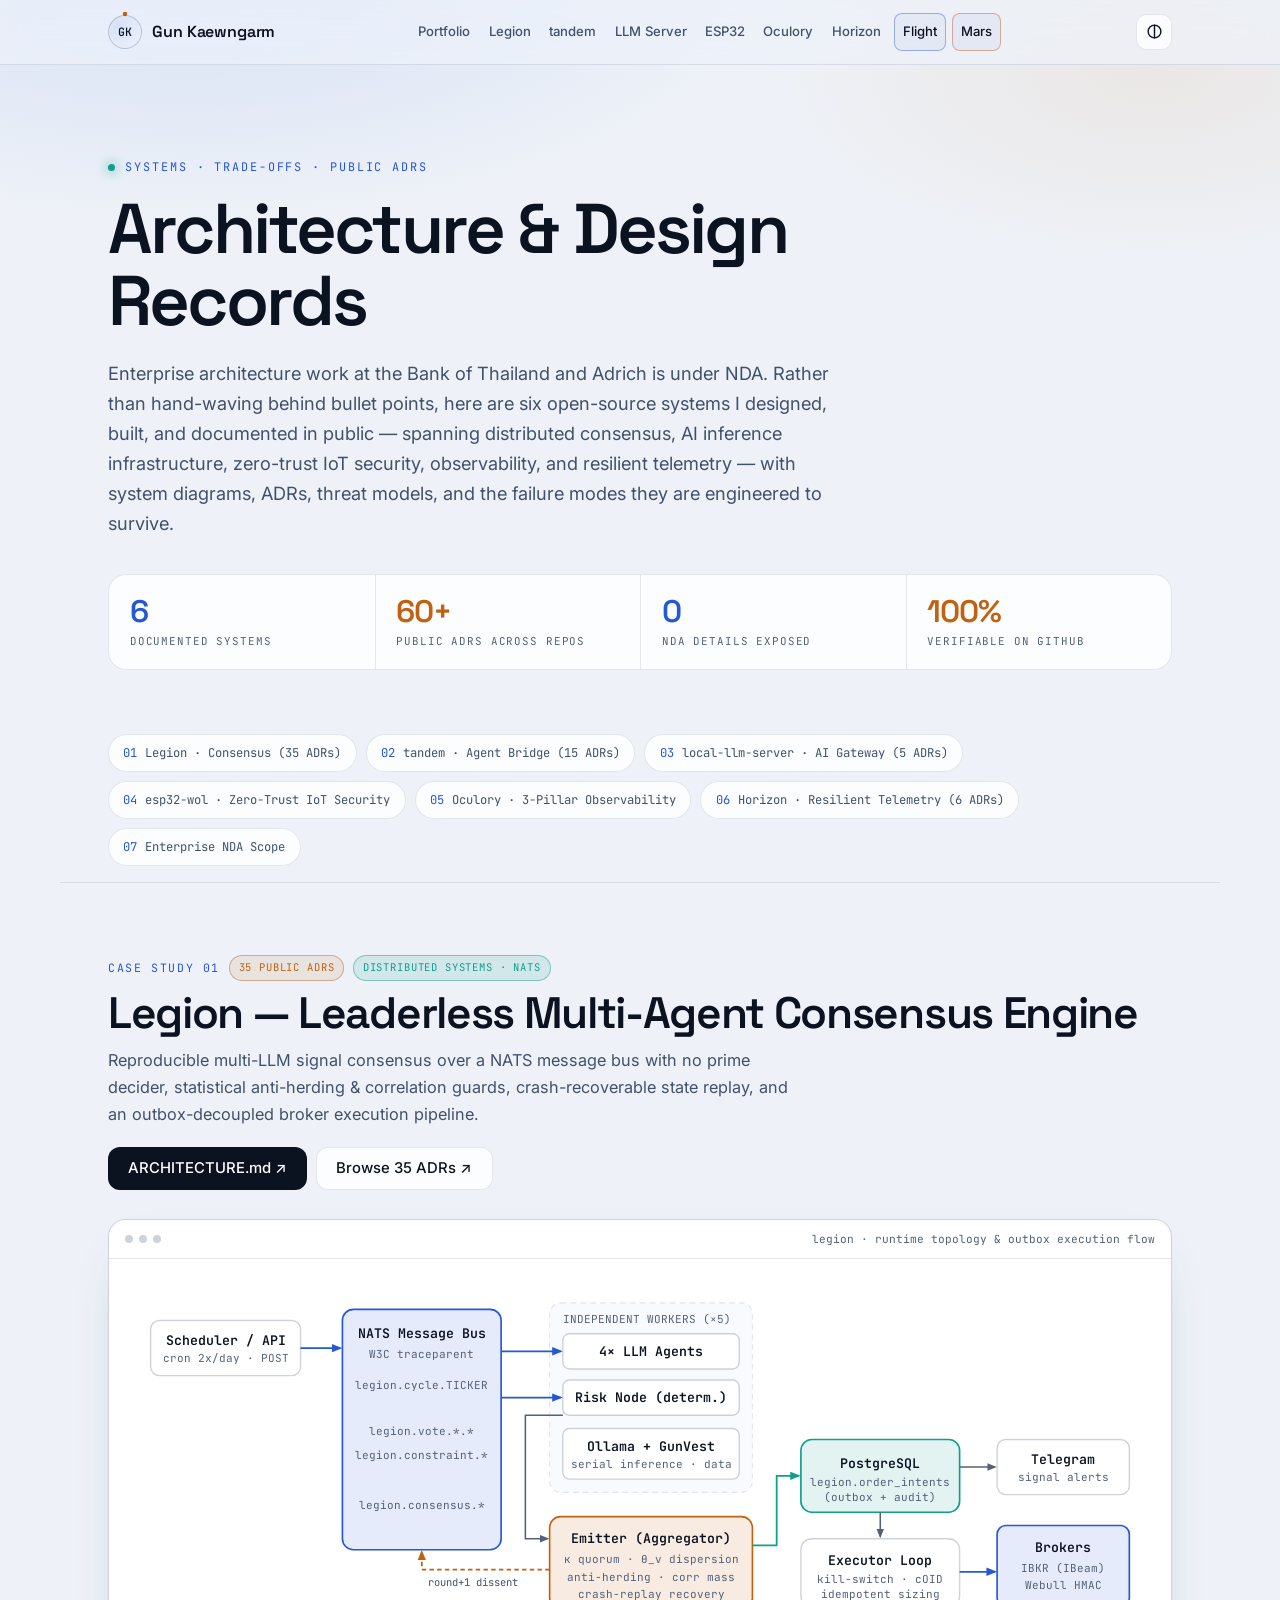
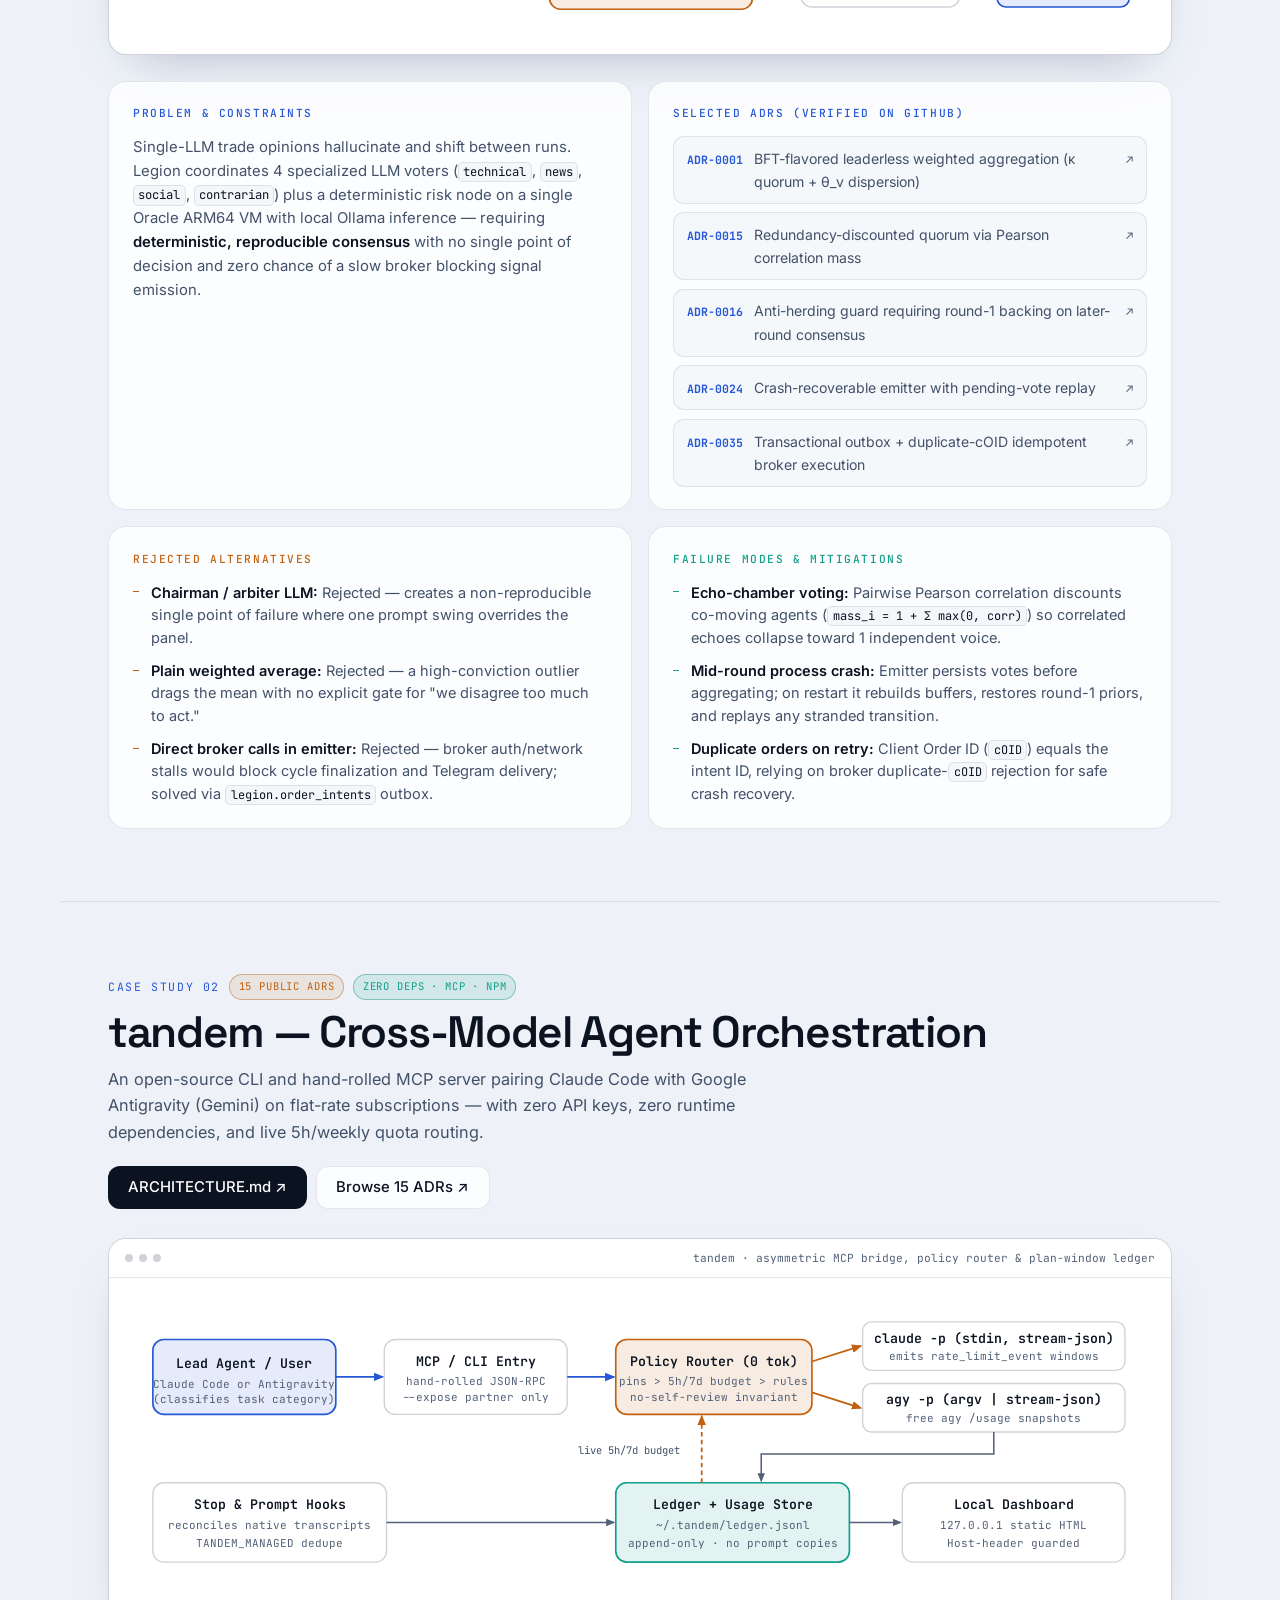
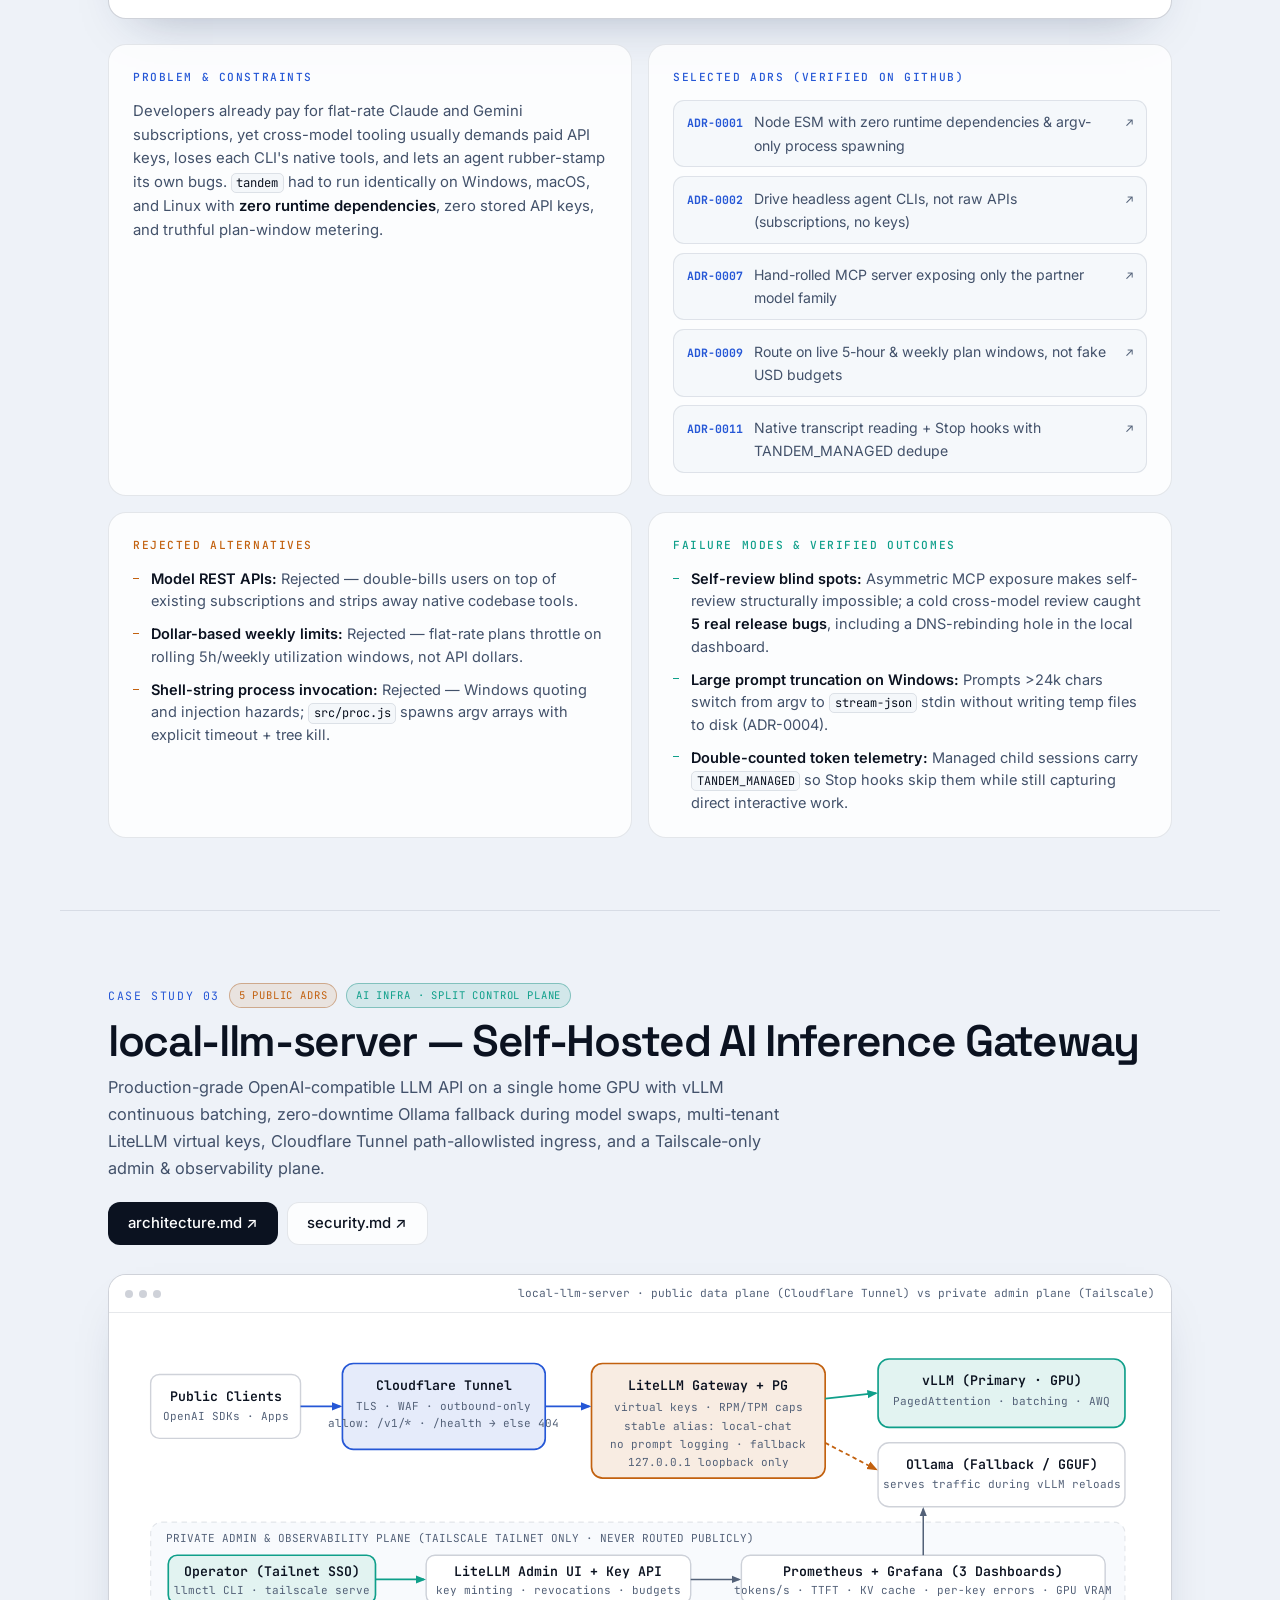
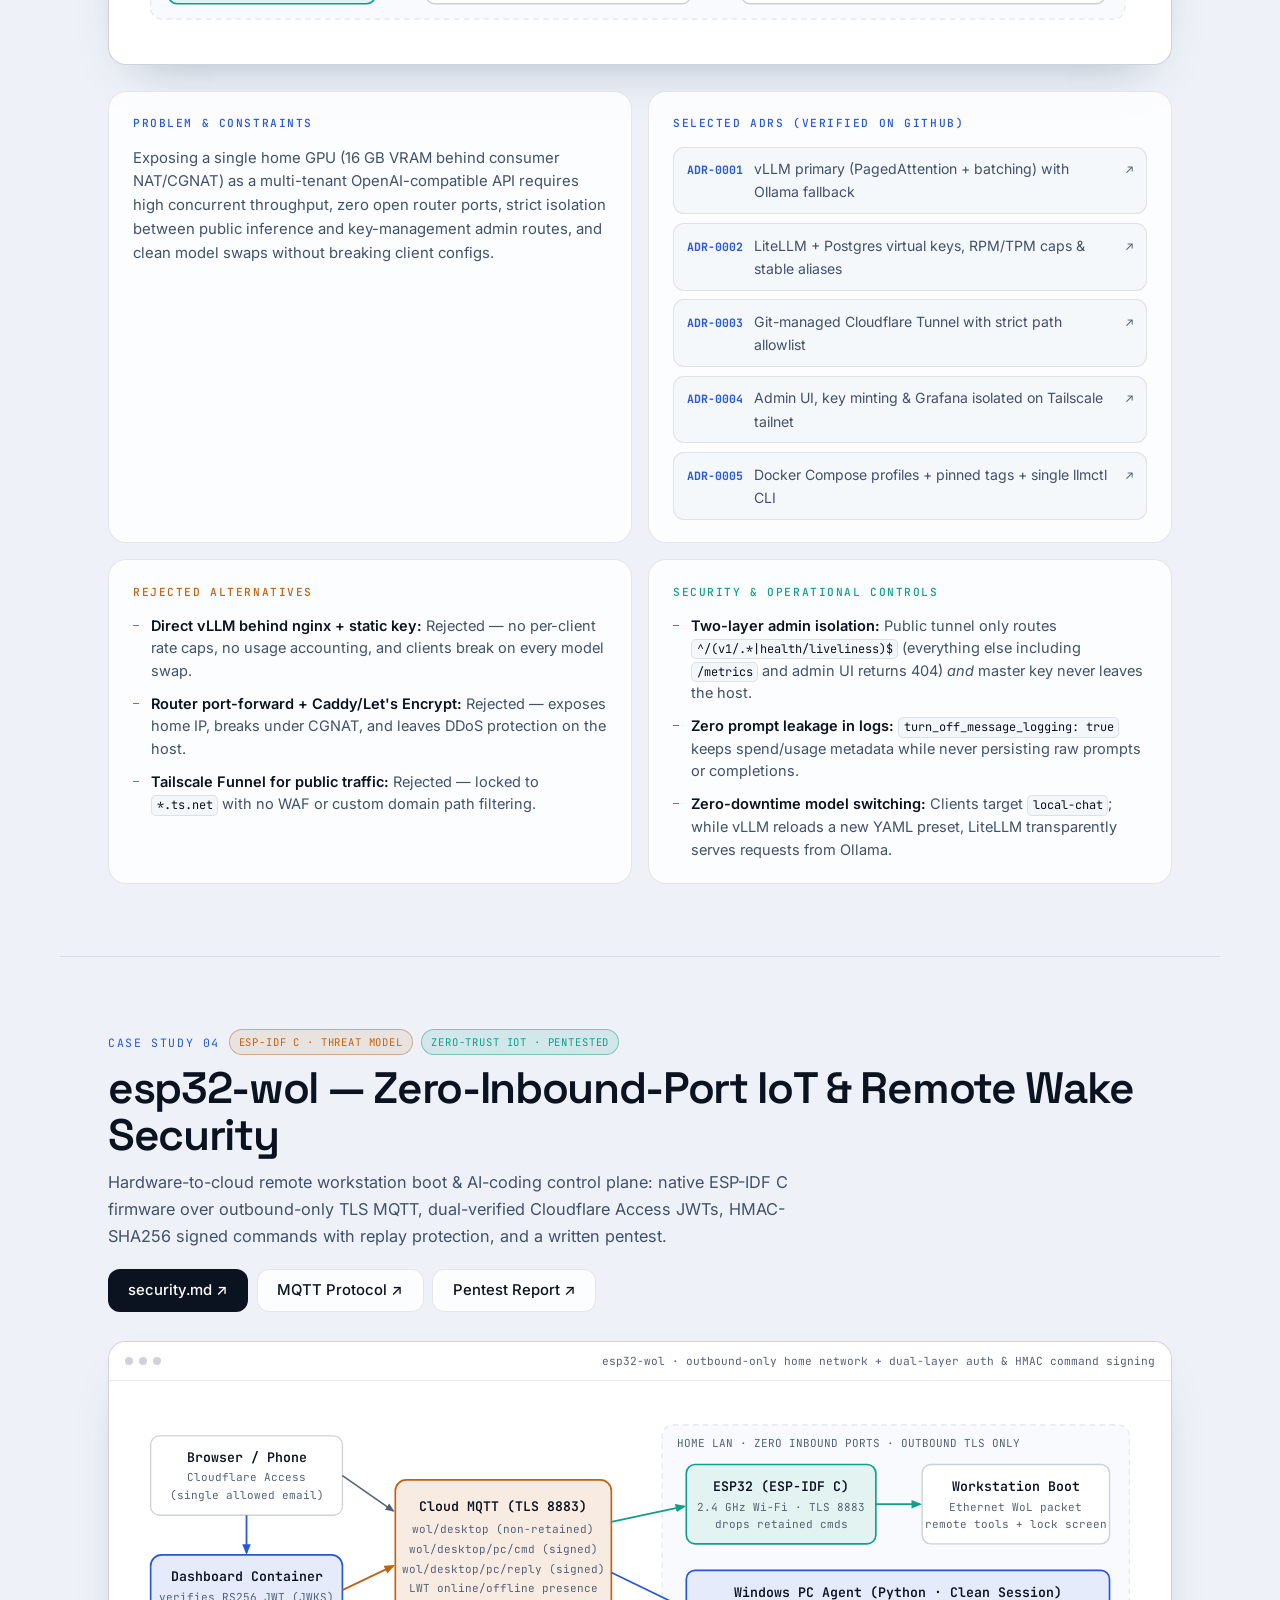
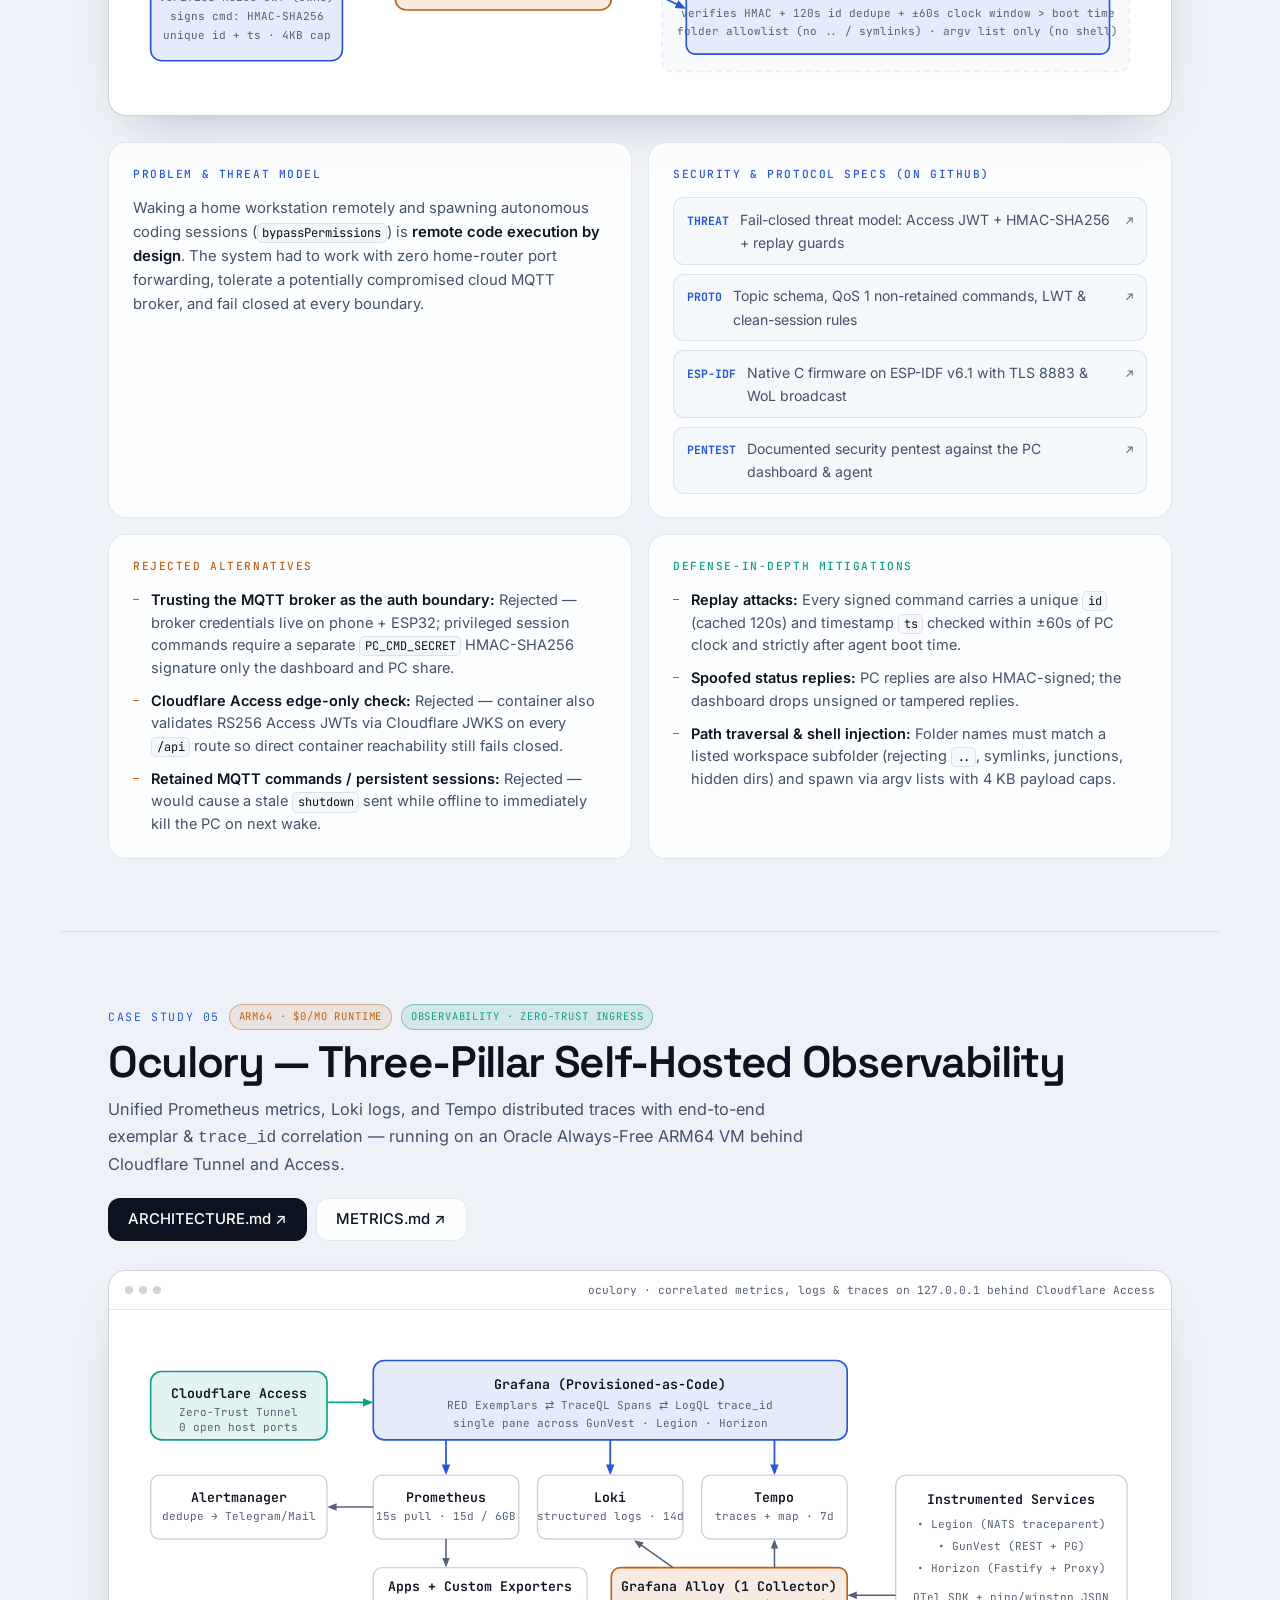
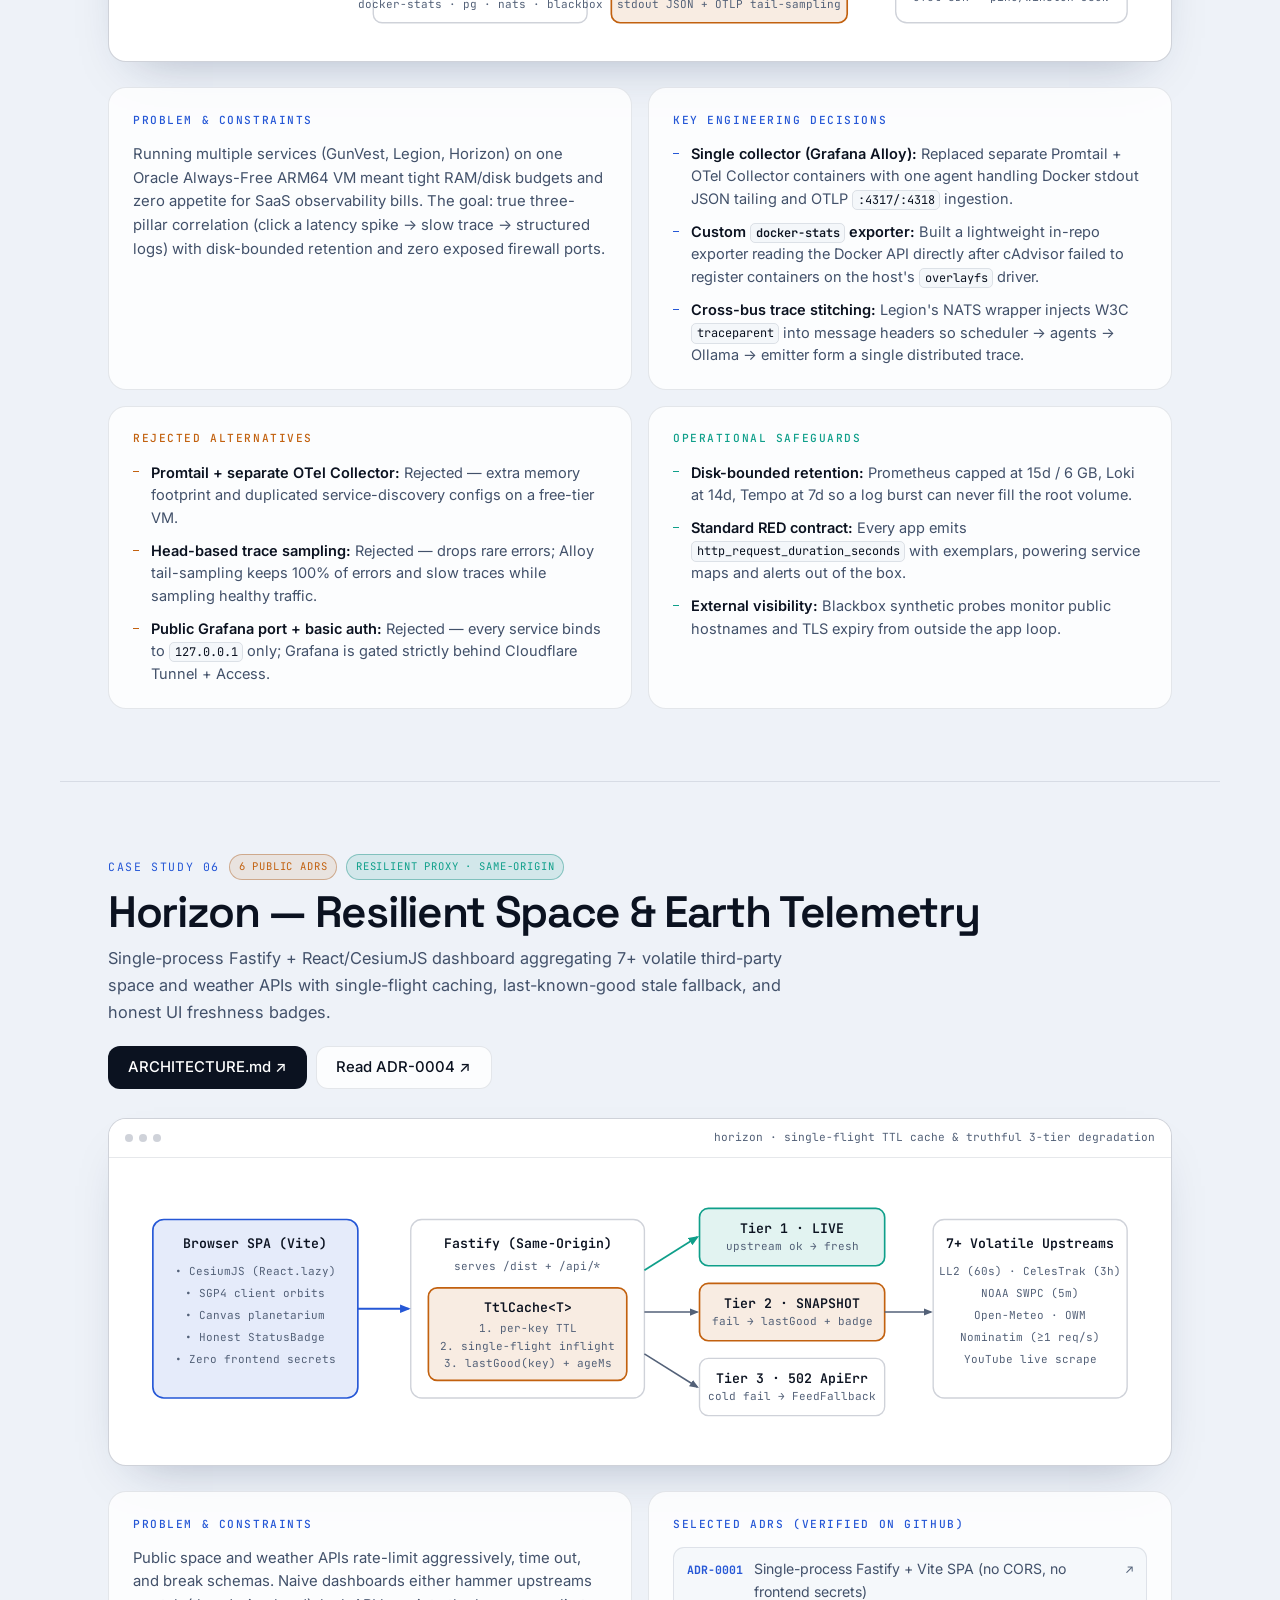
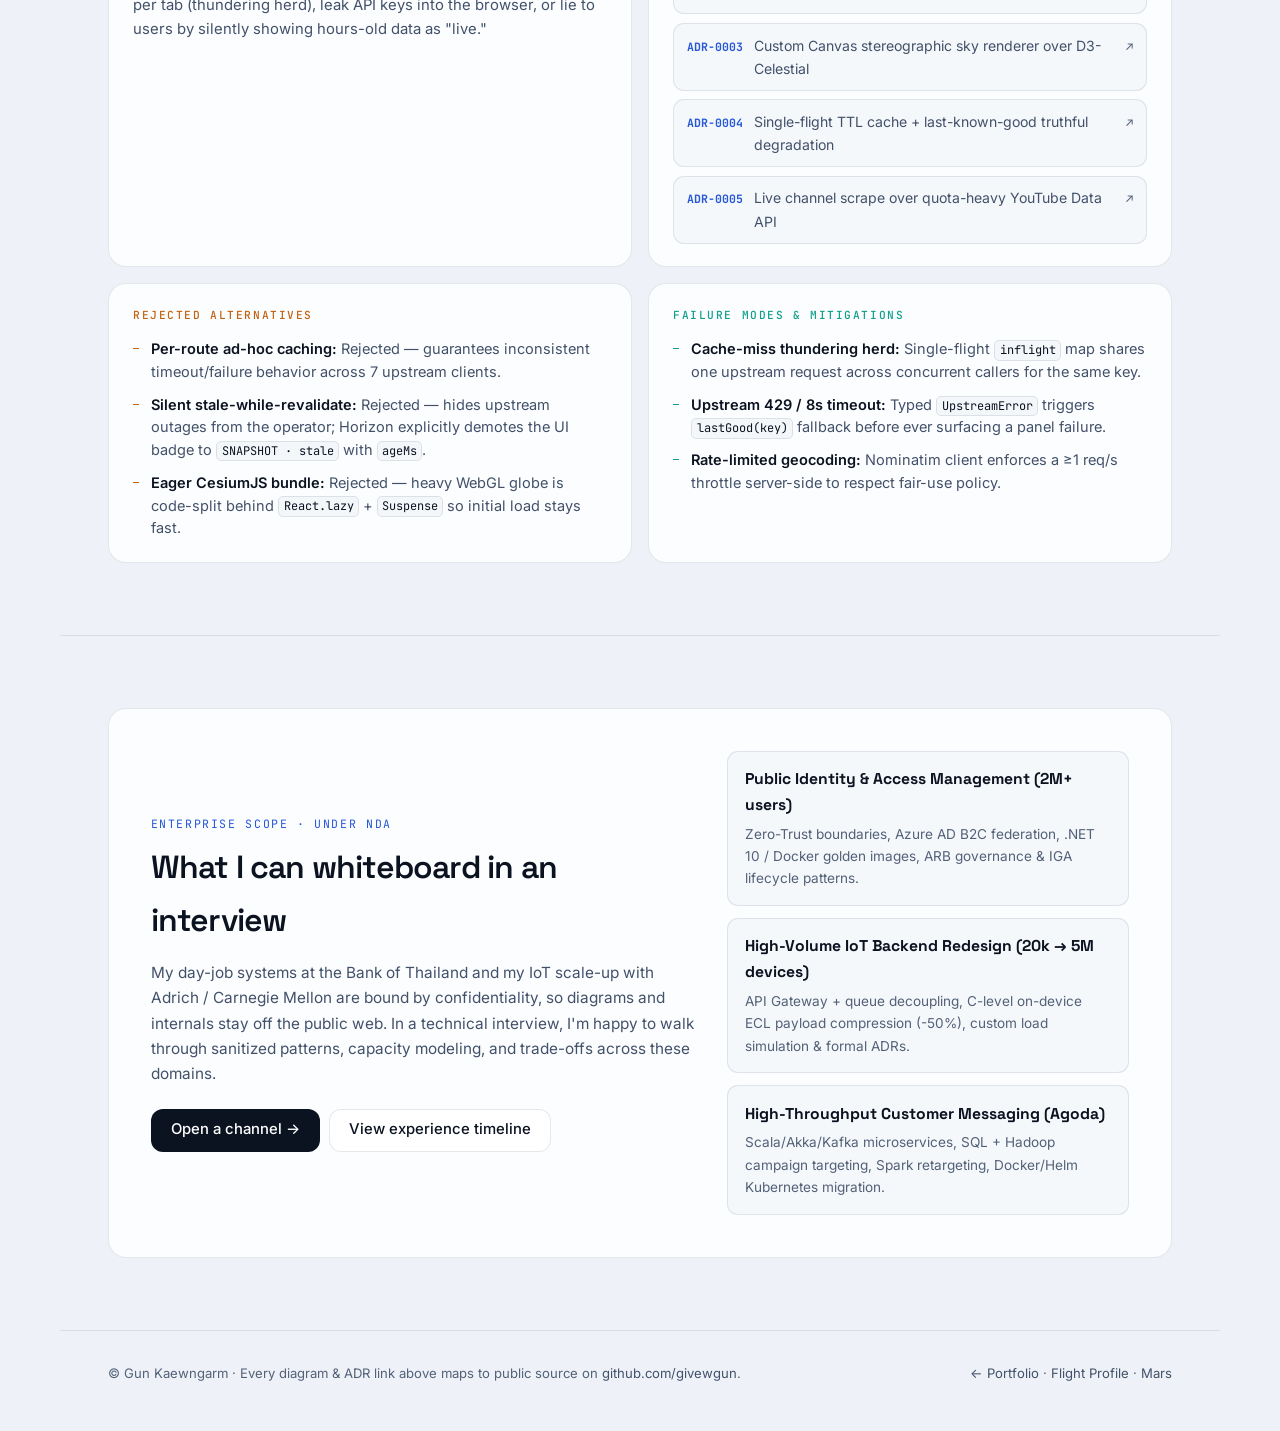
<file: architecture.html>
<!DOCTYPE html>
<html lang="en" data-theme="dark">
<head>
  <meta charset="UTF-8" />
  <meta name="viewport" content="width=device-width, initial-scale=1.0, viewport-fit=cover" />
  <title>Architecture &amp; Design Records — Gun Kaewngarm</title>
  <meta name="description" content="System architecture diagrams, Architecture Decision Records (ADRs), threat models, and failure-mode engineering across Gun Kaewngarm's open-source systems: Legion, tandem, local-llm-server, esp32-wol, Oculory, and Horizon." />
  <meta name="author" content="Gun Kaewngarm" />
  <meta name="theme-color" content="#05070d" />
  <meta name="color-scheme" content="dark light" />

  <script>
    (function () {
      try {
        var t = localStorage.getItem("theme");
        if (t !== "dark" && t !== "light") {
          t = window.matchMedia("(prefers-color-scheme: light)").matches ? "light" : "dark";
        }
        document.documentElement.setAttribute("data-theme", t);
      } catch (e) {}
    })();
  </script>

  <meta property="og:type" content="website" />
  <meta property="og:title" content="Architecture &amp; Design Records — Gun Kaewngarm" />
  <meta property="og:description" content="Six documented open-source systems with 60+ public ADRs, threat models, system diagrams, trade-offs, and failure-mode mitigations." />
  <meta property="og:url" content="https://givewgun.com/architecture.html" />
  <meta property="og:image" content="https://givewgun.com/assets/og-image.png" />
  <meta name="twitter:card" content="summary_large_image" />
  <meta name="twitter:image" content="https://givewgun.com/assets/og-image.png" />

  <link rel="canonical" href="https://givewgun.com/architecture.html" />
  <link rel="icon" type="image/svg+xml" href="assets/favicon.svg" />
  <link rel="preconnect" href="https://fonts.googleapis.com" />
  <link rel="preconnect" href="https://fonts.gstatic.com" crossorigin />
  <link href="https://fonts.googleapis.com/css2?family=Inter:wght@400;500;600;700&family=JetBrains+Mono:wght@400;500&family=Space+Grotesk:wght@400;500;600;700&display=swap" rel="stylesheet" />

  <link rel="stylesheet" href="assets/css/styles.css" />
  <link rel="stylesheet" href="assets/css/architecture.css" />
</head>
<body class="arch-page">
  <a href="#main" class="skip-link">Skip to content</a>

  <header class="nav is-scrolled" id="nav">
    <div class="nav__inner">
      <a href="index.html" class="nav__logo" aria-label="Back to portfolio">
        <span class="nav__logo-mark">GK</span>
        <span class="nav__logo-text">Gun Kaewngarm</span>
      </a>
      <nav class="nav__links" id="archNav" aria-label="Primary">
        <a href="index.html">Portfolio</a>
        <a href="#legion">Legion</a>
        <a href="#tandem">tandem</a>
        <a href="#local-llm-server">LLM Server</a>
        <a href="#esp32-wol">ESP32</a>
        <a href="#oculory">Oculory</a>
        <a href="#horizon">Horizon</a>
        <a class="nav__flight" href="launch.html">Flight</a>
        <a class="nav__flight nav__mars" href="mars.html">Mars</a>
      </nav>
      <div class="nav__actions">
        <button class="theme-toggle" id="archThemeToggle" type="button" aria-label="Toggle dark or light theme" title="Toggle theme">
          <svg viewBox="0 0 24 24" fill="none" stroke="currentColor" stroke-width="2" stroke-linecap="round" stroke-linejoin="round" aria-hidden="true"><circle cx="12" cy="12" r="9"/><path d="M12 3v18"/></svg>
        </button>
        <button class="nav__burger" id="archBurger" type="button" aria-label="Open menu" aria-expanded="false">
          <span></span><span></span><span></span>
        </button>
      </div>
    </div>
  </header>

  <main id="main">
    <!-- Hero -->
    <section class="arch-hero">
      <p class="arch-hero__kicker">Systems · Trade-offs · Public ADRs</p>
      <h1 class="arch-hero__title">Architecture &amp; Design Records</h1>
      <p class="arch-hero__lede">
        Enterprise architecture work at the Bank of Thailand and Adrich is under NDA. Rather than hand-waving behind bullet points,
        here are six open-source systems I designed, built, and documented in public — spanning distributed consensus, AI inference
        infrastructure, zero-trust IoT security, observability, and resilient telemetry — with system diagrams, ADRs, threat models,
        and the failure modes they are engineered to survive.
      </p>
      <div class="arch-hero__stats">
        <div class="arch-stat"><b>6</b><span>Documented systems</span></div>
        <div class="arch-stat"><b>60+</b><span>Public ADRs across repos</span></div>
        <div class="arch-stat"><b>0</b><span>NDA details exposed</span></div>
        <div class="arch-stat"><b>100%</b><span>Verifiable on GitHub</span></div>
      </div>
    </section>

    <nav class="arch-toc" aria-label="Case studies">
      <a href="#legion"><em>01</em> Legion · Consensus (35 ADRs)</a>
      <a href="#tandem"><em>02</em> tandem · Agent Bridge (15 ADRs)</a>
      <a href="#local-llm-server"><em>03</em> local-llm-server · AI Gateway (5 ADRs)</a>
      <a href="#esp32-wol"><em>04</em> esp32-wol · Zero-Trust IoT Security</a>
      <a href="#oculory"><em>05</em> Oculory · 3-Pillar Observability</a>
      <a href="#horizon"><em>06</em> Horizon · Resilient Telemetry (6 ADRs)</a>
      <a href="#nda"><em>07</em> Enterprise NDA Scope</a>
    </nav>

    <!-- =================================================================== -->
    <!-- 01. LEGION                                                          -->
    <!-- =================================================================== -->
    <article class="case" id="legion">
      <div class="case__head">
        <div>
          <div class="case__meta">
            <span class="case__num">Case Study 01</span>
            <span class="case__pill">35 Public ADRs</span>
            <span class="case__pill case__pill--ok">Distributed Systems · NATS</span>
          </div>
          <h2 class="case__title">Legion — Leaderless Multi-Agent Consensus Engine</h2>
          <p class="case__subtitle">
            Reproducible multi-LLM signal consensus over a NATS message bus with no prime decider, statistical anti-herding &amp;
            correlation guards, crash-recoverable state replay, and an outbox-decoupled broker execution pipeline.
          </p>
        </div>
        <div class="case__links">
          <a class="btn btn--primary" href="https://github.com/givewgun/legion/blob/main/docs/ARCHITECTURE.md" target="_blank" rel="noopener">ARCHITECTURE.md ↗</a>
          <a class="btn btn--ghost" href="https://github.com/givewgun/legion/tree/main/docs/adr" target="_blank" rel="noopener">Browse 35 ADRs ↗</a>
        </div>
      </div>

      <figure class="diagram">
        <div class="diagram__bar">
          <span class="diagram__dots" aria-hidden="true"><i></i><i></i><i></i></span>
          <span>legion · runtime topology &amp; outbox execution flow</span>
        </div>
        <div class="diagram__canvas">
          <svg viewBox="0 0 920 315" role="img" aria-label="Legion architecture diagram: Scheduler and API publish cycles over NATS to four independent voting agents and a deterministic risk node, feeding a crash-recoverable emitter that persists votes and writes pending order intents to a transactional outbox drained by an idempotent broker executor.">
            <defs>
              <marker id="arr-l" viewBox="0 0 10 10" refX="8" refY="5" markerWidth="6" markerHeight="6" orient="auto-start-reverse">
                <path d="M 0 1 L 10 5 L 0 9 z" fill="currentColor" style="color:var(--text-dim)" />
              </marker>
              <marker id="arr-l-a" viewBox="0 0 10 10" refX="8" refY="5" markerWidth="6" markerHeight="6" orient="auto-start-reverse">
                <path d="M 0 1 L 10 5 L 0 9 z" fill="currentColor" style="color:var(--accent)" />
              </marker>
              <marker id="arr-l-o" viewBox="0 0 10 10" refX="8" refY="5" markerWidth="6" markerHeight="6" orient="auto-start-reverse">
                <path d="M 0 1 L 10 5 L 0 9 z" fill="currentColor" style="color:var(--accent-2)" />
              </marker>
              <marker id="arr-l-g" viewBox="0 0 10 10" refX="8" refY="5" markerWidth="6" markerHeight="6" orient="auto-start-reverse">
                <path d="M 0 1 L 10 5 L 0 9 z" fill="currentColor" style="color:var(--ok)" />
              </marker>
            </defs>

            <!-- Triggers -->
            <rect class="svg-box" x="16" y="34" width="136" height="50" rx="8" />
            <text class="svg-title" x="84" y="56" text-anchor="middle">Scheduler / API</text>
            <text class="svg-sub" x="84" y="72" text-anchor="middle">cron 2x/day · POST</text>

            <!-- NATS Bus -->
            <rect class="svg-box svg-box--accent" x="190" y="24" width="144" height="218" rx="10" />
            <text class="svg-title" x="262" y="50" text-anchor="middle">NATS Message Bus</text>
            <text class="svg-sub" x="262" y="68" text-anchor="middle">W3C traceparent</text>
            <text class="svg-sub" x="262" y="96" text-anchor="middle">legion.cycle.TICKER</text>
            <text class="svg-sub" x="262" y="138" text-anchor="middle">legion.vote.*.*</text>
            <text class="svg-sub" x="262" y="160" text-anchor="middle">legion.constraint.*</text>
            <text class="svg-sub" x="262" y="205" text-anchor="middle">legion.consensus.*</text>

            <!-- Voting Panel -->
            <rect class="svg-group" x="378" y="18" width="184" height="172" rx="10" />
            <text class="svg-sub" x="390" y="36">INDEPENDENT WORKERS (×5)</text>
            <rect class="svg-box" x="390" y="46" width="160" height="32" rx="6" />
            <text class="svg-title" x="470" y="66" text-anchor="middle">4× LLM Agents</text>
            <rect class="svg-box" x="390" y="88" width="160" height="32" rx="6" />
            <text class="svg-title" x="470" y="108" text-anchor="middle">Risk Node (determ.)</text>
            <rect class="svg-box" x="390" y="132" width="160" height="46" rx="6" />
            <text class="svg-title" x="470" y="152" text-anchor="middle">Ollama + GunVest</text>
            <text class="svg-sub" x="470" y="168" text-anchor="middle">serial inference · data</text>

            <!-- Emitter -->
            <rect class="svg-box svg-box--amber" x="378" y="212" width="184" height="84" rx="10" />
            <text class="svg-title" x="470" y="236" text-anchor="middle">Emitter (Aggregator)</text>
            <text class="svg-sub" x="470" y="254" text-anchor="middle">κ quorum · θ_v dispersion</text>
            <text class="svg-sub" x="470" y="270" text-anchor="middle">anti-herding · corr mass</text>
            <text class="svg-sub" x="470" y="286" text-anchor="middle">crash-replay recovery</text>

            <!-- Postgres + Outbox -->
            <rect class="svg-box svg-box--ok" x="606" y="142" width="144" height="66" rx="10" />
            <text class="svg-title" x="678" y="168" text-anchor="middle">PostgreSQL</text>
            <text class="svg-sub" x="678" y="184" text-anchor="middle">legion.order_intents</text>
            <text class="svg-sub" x="678" y="198" text-anchor="middle">(outbox + audit)</text>

            <!-- Executor -->
            <rect class="svg-box" x="606" y="232" width="144" height="62" rx="10" />
            <text class="svg-title" x="678" y="256" text-anchor="middle">Executor Loop</text>
            <text class="svg-sub" x="678" y="272" text-anchor="middle">kill-switch · cOID</text>
            <text class="svg-sub" x="678" y="286" text-anchor="middle">idempotent sizing</text>

            <!-- Brokers + Telegram -->
            <rect class="svg-box" x="784" y="142" width="120" height="50" rx="8" />
            <text class="svg-title" x="844" y="164" text-anchor="middle">Telegram</text>
            <text class="svg-sub" x="844" y="180" text-anchor="middle">signal alerts</text>

            <rect class="svg-box svg-box--accent" x="784" y="220" width="120" height="74" rx="8" />
            <text class="svg-title" x="844" y="244" text-anchor="middle">Brokers</text>
            <text class="svg-sub" x="844" y="262" text-anchor="middle">IBKR (IBeam)</text>
            <text class="svg-sub" x="844" y="278" text-anchor="middle">Webull HMAC</text>

            <!-- Arrows -->
            <path class="svg-line svg-line--accent" d="M 152 59 L 188 59" marker-end="url(#arr-l-a)" />
            <path class="svg-line svg-line--accent" d="M 334 62 L 388 62" marker-end="url(#arr-l-a)" />
            <path class="svg-line svg-line--accent" d="M 334 104 L 388 104" marker-end="url(#arr-l-a)" />
            <path class="svg-line" d="M 390 120 L 356 120 L 356 232 L 376 232" marker-end="url(#arr-l)" />
            <path class="svg-line svg-line--amber svg-line--dash" d="M 378 260 L 262 260 L 262 244" marker-end="url(#arr-l-o)" />
            <text class="svg-label" x="268" y="275">round+1 dissent</text>
            <path class="svg-line svg-line--ok" d="M 562 238 L 584 238 L 584 175 L 604 175" marker-end="url(#arr-l-g)" />
            <path class="svg-line" d="M 678 208 L 678 230" marker-end="url(#arr-l)" />
            <path class="svg-line" d="M 750 167 L 782 167" marker-end="url(#arr-l)" />
            <path class="svg-line svg-line--accent" d="M 750 262 L 782 262" marker-end="url(#arr-l-a)" />
          </svg>
        </div>
      </figure>

      <div class="case__grid">
        <div class="case-card spot">
          <div class="case-card__label">Problem &amp; Constraints</div>
          <p>
            Single-LLM trade opinions hallucinate and shift between runs. Legion coordinates 4 specialized LLM voters
            (<code>technical</code>, <code>news</code>, <code>social</code>, <code>contrarian</code>) plus a deterministic risk node on a
            single Oracle ARM64 VM with local Ollama inference — requiring <strong>deterministic, reproducible consensus</strong>
            with no single point of decision and zero chance of a slow broker blocking signal emission.
          </p>
        </div>

        <div class="case-card spot">
          <div class="case-card__label">Selected ADRs (Verified on GitHub)</div>
          <div class="adr-list">
            <a class="adr-link" href="https://github.com/givewgun/legion/blob/main/docs/adr/0001-consensus-protocol.md" target="_blank" rel="noopener">
              <b>ADR-0001</b><span>BFT-flavored leaderless weighted aggregation (κ quorum + θ_v dispersion)</span><em>↗</em>
            </a>
            <a class="adr-link" href="https://github.com/givewgun/legion/blob/main/docs/adr/0015-correlated-agent-quorum.md" target="_blank" rel="noopener">
              <b>ADR-0015</b><span>Redundancy-discounted quorum via Pearson correlation mass</span><em>↗</em>
            </a>
            <a class="adr-link" href="https://github.com/givewgun/legion/blob/main/docs/adr/0016-anti-herding-guard.md" target="_blank" rel="noopener">
              <b>ADR-0016</b><span>Anti-herding guard requiring round-1 backing on later-round consensus</span><em>↗</em>
            </a>
            <a class="adr-link" href="https://github.com/givewgun/legion/blob/main/docs/adr/0024-crash-recoverable-emitter.md" target="_blank" rel="noopener">
              <b>ADR-0024</b><span>Crash-recoverable emitter with pending-vote replay</span><em>↗</em>
            </a>
            <a class="adr-link" href="https://github.com/givewgun/legion/blob/main/docs/adr/0035-ibkr-paper-execution.md" target="_blank" rel="noopener">
              <b>ADR-0035</b><span>Transactional outbox + duplicate-cOID idempotent broker execution</span><em>↗</em>
            </a>
          </div>
        </div>

        <div class="case-card case-card--warn spot">
          <div class="case-card__label">Rejected Alternatives</div>
          <ul>
            <li><strong>Chairman / arbiter LLM:</strong> Rejected — creates a non-reproducible single point of failure where one prompt swing overrides the panel.</li>
            <li><strong>Plain weighted average:</strong> Rejected — a high-conviction outlier drags the mean with no explicit gate for "we disagree too much to act."</li>
            <li><strong>Direct broker calls in emitter:</strong> Rejected — broker auth/network stalls would block cycle finalization and Telegram delivery; solved via <code>legion.order_intents</code> outbox.</li>
          </ul>
        </div>

        <div class="case-card case-card--ok spot">
          <div class="case-card__label">Failure Modes &amp; Mitigations</div>
          <ul>
            <li><strong>Echo-chamber voting:</strong> Pairwise Pearson correlation discounts co-moving agents (<code>mass_i = 1 + Σ max(0, corr)</code>) so correlated echoes collapse toward 1 independent voice.</li>
            <li><strong>Mid-round process crash:</strong> Emitter persists votes before aggregating; on restart it rebuilds buffers, restores round-1 priors, and replays any stranded transition.</li>
            <li><strong>Duplicate orders on retry:</strong> Client Order ID (<code>cOID</code>) equals the intent ID, relying on broker duplicate-<code>cOID</code> rejection for safe crash recovery.</li>
          </ul>
        </div>
      </div>
    </article>

    <!-- =================================================================== -->
    <!-- 02. TANDEM                                                          -->
    <!-- =================================================================== -->
    <article class="case" id="tandem">
      <div class="case__head">
        <div>
          <div class="case__meta">
            <span class="case__num">Case Study 02</span>
            <span class="case__pill">15 Public ADRs</span>
            <span class="case__pill case__pill--ok">Zero Deps · MCP · npm</span>
          </div>
          <h2 class="case__title">tandem — Cross-Model Agent Orchestration</h2>
          <p class="case__subtitle">
            An open-source CLI and hand-rolled MCP server pairing Claude Code with Google Antigravity (Gemini) on flat-rate
            subscriptions — with zero API keys, zero runtime dependencies, and live 5h/weekly quota routing.
          </p>
        </div>
        <div class="case__links">
          <a class="btn btn--primary" href="https://github.com/givewgun/multi-agents-pc/blob/main/docs/ARCHITECTURE.md" target="_blank" rel="noopener">ARCHITECTURE.md ↗</a>
          <a class="btn btn--ghost" href="https://github.com/givewgun/multi-agents-pc/tree/main/docs/adr" target="_blank" rel="noopener">Browse 15 ADRs ↗</a>
        </div>
      </div>

      <figure class="diagram">
        <div class="diagram__bar">
          <span class="diagram__dots" aria-hidden="true"><i></i><i></i><i></i></span>
          <span>tandem · asymmetric MCP bridge, policy router &amp; plan-window ledger</span>
        </div>
        <div class="diagram__canvas">
          <svg viewBox="0 0 920 265" role="img" aria-label="tandem architecture diagram: Lead agent communicates over stdio MCP or CLI to the zero-token policy router, which dispatches headless claude or agy CLIs via argv and stdin, reconciles Stop hooks and native transcripts into a local JSONL ledger, and feeds real 5-hour and weekly plan windows back into routing and the local dashboard.">
            <defs>
              <marker id="arr-t" viewBox="0 0 10 10" refX="8" refY="5" markerWidth="6" markerHeight="6" orient="auto-start-reverse">
                <path d="M 0 1 L 10 5 L 0 9 z" fill="currentColor" style="color:var(--text-dim)" />
              </marker>
              <marker id="arr-t-a" viewBox="0 0 10 10" refX="8" refY="5" markerWidth="6" markerHeight="6" orient="auto-start-reverse">
                <path d="M 0 1 L 10 5 L 0 9 z" fill="currentColor" style="color:var(--accent)" />
              </marker>
              <marker id="arr-t-o" viewBox="0 0 10 10" refX="8" refY="5" markerWidth="6" markerHeight="6" orient="auto-start-reverse">
                <path d="M 0 1 L 10 5 L 0 9 z" fill="currentColor" style="color:var(--accent-2)" />
              </marker>
            </defs>

            <rect class="svg-box svg-box--accent" x="18" y="34" width="166" height="68" rx="10" />
            <text class="svg-title" x="101" y="60" text-anchor="middle">Lead Agent / User</text>
            <text class="svg-sub" x="101" y="78" text-anchor="middle">Claude Code or Antigravity</text>
            <text class="svg-sub" x="101" y="92" text-anchor="middle">(classifies task category)</text>

            <rect class="svg-box" x="228" y="34" width="166" height="68" rx="10" />
            <text class="svg-title" x="311" y="58" text-anchor="middle">MCP / CLI Entry</text>
            <text class="svg-sub" x="311" y="75" text-anchor="middle">hand-rolled JSON-RPC</text>
            <text class="svg-sub" x="311" y="90" text-anchor="middle">--expose partner only</text>

            <rect class="svg-box svg-box--amber" x="438" y="34" width="178" height="68" rx="10" />
            <text class="svg-title" x="527" y="58" text-anchor="middle">Policy Router (0 tok)</text>
            <text class="svg-sub" x="527" y="75" text-anchor="middle">pins &gt; 5h/7d budget &gt; rules</text>
            <text class="svg-sub" x="527" y="90" text-anchor="middle">no-self-review invariant</text>

            <rect class="svg-box" x="662" y="18" width="238" height="44" rx="8" />
            <text class="svg-title" x="781" y="37" text-anchor="middle">claude -p (stdin, stream-json)</text>
            <text class="svg-sub" x="781" y="53" text-anchor="middle">emits rate_limit_event windows</text>

            <rect class="svg-box" x="662" y="74" width="238" height="44" rx="8" />
            <text class="svg-title" x="781" y="93" text-anchor="middle">agy -p (argv | stream-json)</text>
            <text class="svg-sub" x="781" y="109" text-anchor="middle">free agy /usage snapshots</text>

            <rect class="svg-box svg-box--ok" x="438" y="164" width="212" height="72" rx="10" />
            <text class="svg-title" x="544" y="188" text-anchor="middle">Ledger + Usage Store</text>
            <text class="svg-sub" x="544" y="206" text-anchor="middle">~/.tandem/ledger.jsonl</text>
            <text class="svg-sub" x="544" y="222" text-anchor="middle">append-only · no prompt copies</text>

            <rect class="svg-box" x="18" y="164" width="212" height="72" rx="10" />
            <text class="svg-title" x="124" y="188" text-anchor="middle">Stop &amp; Prompt Hooks</text>
            <text class="svg-sub" x="124" y="206" text-anchor="middle">reconciles native transcripts</text>
            <text class="svg-sub" x="124" y="222" text-anchor="middle">TANDEM_MANAGED dedupe</text>

            <rect class="svg-box" x="698" y="164" width="202" height="72" rx="10" />
            <text class="svg-title" x="799" y="188" text-anchor="middle">Local Dashboard</text>
            <text class="svg-sub" x="799" y="206" text-anchor="middle">127.0.0.1 static HTML</text>
            <text class="svg-sub" x="799" y="222" text-anchor="middle">Host-header guarded</text>

            <path class="svg-line svg-line--accent" d="M 184 68 L 226 68" marker-end="url(#arr-t-a)" />
            <path class="svg-line svg-line--accent" d="M 394 68 L 436 68" marker-end="url(#arr-t-a)" />
            <path class="svg-line svg-line--amber" d="M 616 54 L 660 40" marker-end="url(#arr-t-o)" />
            <path class="svg-line svg-line--amber" d="M 616 82 L 660 96" marker-end="url(#arr-t-o)" />
            <path class="svg-line" d="M 781 118 L 781 138 L 570 138 L 570 162" marker-end="url(#arr-t)" />
            <path class="svg-line svg-line--amber svg-line--dash" d="M 516 164 L 516 104" marker-end="url(#arr-t-o)" />
            <text class="svg-label" x="404" y="138">live 5h/7d budget</text>
            <path class="svg-line" d="M 230 200 L 436 200" marker-end="url(#arr-t)" />
            <path class="svg-line" d="M 650 200 L 696 200" marker-end="url(#arr-t)" />
          </svg>
        </div>
      </figure>

      <div class="case__grid">
        <div class="case-card spot">
          <div class="case-card__label">Problem &amp; Constraints</div>
          <p>
            Developers already pay for flat-rate Claude and Gemini subscriptions, yet cross-model tooling usually demands paid API
            keys, loses each CLI's native tools, and lets an agent rubber-stamp its own bugs. <code>tandem</code> had to run identically
            on Windows, macOS, and Linux with <strong>zero runtime dependencies</strong>, zero stored API keys, and truthful plan-window metering.
          </p>
        </div>

        <div class="case-card spot">
          <div class="case-card__label">Selected ADRs (Verified on GitHub)</div>
          <div class="adr-list">
            <a class="adr-link" href="https://github.com/givewgun/multi-agents-pc/blob/main/docs/adr/0001-node-zero-deps.md" target="_blank" rel="noopener">
              <b>ADR-0001</b><span>Node ESM with zero runtime dependencies &amp; argv-only process spawning</span><em>↗</em>
            </a>
            <a class="adr-link" href="https://github.com/givewgun/multi-agents-pc/blob/main/docs/adr/0002-headless-cli-transport.md" target="_blank" rel="noopener">
              <b>ADR-0002</b><span>Drive headless agent CLIs, not raw APIs (subscriptions, no keys)</span><em>↗</em>
            </a>
            <a class="adr-link" href="https://github.com/givewgun/multi-agents-pc/blob/main/docs/adr/0007-mcp-expose-other-agent.md" target="_blank" rel="noopener">
              <b>ADR-0007</b><span>Hand-rolled MCP server exposing only the partner model family</span><em>↗</em>
            </a>
            <a class="adr-link" href="https://github.com/givewgun/multi-agents-pc/blob/main/docs/adr/0009-plan-window-budgets.md" target="_blank" rel="noopener">
              <b>ADR-0009</b><span>Route on live 5-hour &amp; weekly plan windows, not fake USD budgets</span><em>↗</em>
            </a>
            <a class="adr-link" href="https://github.com/givewgun/multi-agents-pc/blob/main/docs/adr/0011-native-transcripts-and-hooks.md" target="_blank" rel="noopener">
              <b>ADR-0011</b><span>Native transcript reading + Stop hooks with TANDEM_MANAGED dedupe</span><em>↗</em>
            </a>
          </div>
        </div>

        <div class="case-card case-card--warn spot">
          <div class="case-card__label">Rejected Alternatives</div>
          <ul>
            <li><strong>Model REST APIs:</strong> Rejected — double-bills users on top of existing subscriptions and strips away native codebase tools.</li>
            <li><strong>Dollar-based weekly limits:</strong> Rejected — flat-rate plans throttle on rolling 5h/weekly utilization windows, not API dollars.</li>
            <li><strong>Shell-string process invocation:</strong> Rejected — Windows quoting and injection hazards; <code>src/proc.js</code> spawns argv arrays with explicit timeout + tree kill.</li>
          </ul>
        </div>

        <div class="case-card case-card--ok spot">
          <div class="case-card__label">Failure Modes &amp; Verified Outcomes</div>
          <ul>
            <li><strong>Self-review blind spots:</strong> Asymmetric MCP exposure makes self-review structurally impossible; a cold cross-model review caught <strong>5 real release bugs</strong>, including a DNS-rebinding hole in the local dashboard.</li>
            <li><strong>Large prompt truncation on Windows:</strong> Prompts &gt;24k chars switch from argv to <code>stream-json</code> stdin without writing temp files to disk (ADR-0004).</li>
            <li><strong>Double-counted token telemetry:</strong> Managed child sessions carry <code>TANDEM_MANAGED</code> so Stop hooks skip them while still capturing direct interactive work.</li>
          </ul>
        </div>
      </div>
    </article>

    <!-- =================================================================== -->
    <!-- 03. LOCAL-LLM-SERVER                                                -->
    <!-- =================================================================== -->
    <article class="case" id="local-llm-server">
      <div class="case__head">
        <div>
          <div class="case__meta">
            <span class="case__num">Case Study 03</span>
            <span class="case__pill">5 Public ADRs</span>
            <span class="case__pill case__pill--ok">AI Infra · Split Control Plane</span>
          </div>
          <h2 class="case__title">local-llm-server — Self-Hosted AI Inference Gateway</h2>
          <p class="case__subtitle">
            Production-grade OpenAI-compatible LLM API on a single home GPU with vLLM continuous batching, zero-downtime Ollama
            fallback during model swaps, multi-tenant LiteLLM virtual keys, Cloudflare Tunnel path-allowlisted ingress, and a
            Tailscale-only admin &amp; observability plane.
          </p>
        </div>
        <div class="case__links">
          <a class="btn btn--primary" href="https://github.com/givewgun/local-llm-server/blob/main/docs/architecture.md" target="_blank" rel="noopener">architecture.md ↗</a>
          <a class="btn btn--ghost" href="https://github.com/givewgun/local-llm-server/blob/main/docs/security.md" target="_blank" rel="noopener">security.md ↗</a>
        </div>
      </div>

      <figure class="diagram">
        <div class="diagram__bar">
          <span class="diagram__dots" aria-hidden="true"><i></i><i></i><i></i></span>
          <span>local-llm-server · public data plane (Cloudflare Tunnel) vs private admin plane (Tailscale)</span>
        </div>
        <div class="diagram__canvas">
          <svg viewBox="0 0 920 275" role="img" aria-label="local-llm-server architecture diagram: Public clients connect via HTTPS through Cloudflare WAF and outbound-only cloudflared tunnel restricted to /v1 and health routes into LiteLLM gateway backed by PostgreSQL virtual keys, routing to primary vLLM GPU inference with automatic Ollama fallback; admin UI and Prometheus/Grafana GPU dashboards are isolated on Tailscale only.">
            <defs>
              <marker id="arr-llm" viewBox="0 0 10 10" refX="8" refY="5" markerWidth="6" markerHeight="6" orient="auto-start-reverse">
                <path d="M 0 1 L 10 5 L 0 9 z" fill="currentColor" style="color:var(--text-dim)" />
              </marker>
              <marker id="arr-llm-a" viewBox="0 0 10 10" refX="8" refY="5" markerWidth="6" markerHeight="6" orient="auto-start-reverse">
                <path d="M 0 1 L 10 5 L 0 9 z" fill="currentColor" style="color:var(--accent)" />
              </marker>
              <marker id="arr-llm-o" viewBox="0 0 10 10" refX="8" refY="5" markerWidth="6" markerHeight="6" orient="auto-start-reverse">
                <path d="M 0 1 L 10 5 L 0 9 z" fill="currentColor" style="color:var(--accent-2)" />
              </marker>
              <marker id="arr-llm-g" viewBox="0 0 10 10" refX="8" refY="5" markerWidth="6" markerHeight="6" orient="auto-start-reverse">
                <path d="M 0 1 L 10 5 L 0 9 z" fill="currentColor" style="color:var(--ok)" />
              </marker>
            </defs>

            <!-- Public plane -->
            <rect class="svg-box" x="16" y="34" width="136" height="58" rx="8" />
            <text class="svg-title" x="84" y="58" text-anchor="middle">Public Clients</text>
            <text class="svg-sub" x="84" y="75" text-anchor="middle">OpenAI SDKs · Apps</text>

            <rect class="svg-box svg-box--accent" x="190" y="24" width="184" height="78" rx="10" />
            <text class="svg-title" x="282" y="48" text-anchor="middle">Cloudflare Tunnel</text>
            <text class="svg-sub" x="282" y="66" text-anchor="middle">TLS · WAF · outbound-only</text>
            <text class="svg-sub" x="282" y="82" text-anchor="middle">allow: /v1/* · /health → else 404</text>

            <!-- Gateway -->
            <rect class="svg-box svg-box--amber" x="416" y="24" width="212" height="104" rx="10" />
            <text class="svg-title" x="522" y="48" text-anchor="middle">LiteLLM Gateway + PG</text>
            <text class="svg-sub" x="522" y="67" text-anchor="middle">virtual keys · RPM/TPM caps</text>
            <text class="svg-sub" x="522" y="84" text-anchor="middle">stable alias: local-chat</text>
            <text class="svg-sub" x="522" y="101" text-anchor="middle">no prompt logging · fallback</text>
            <text class="svg-sub" x="522" y="117" text-anchor="middle">127.0.0.1 loopback only</text>

            <!-- Engines -->
            <rect class="svg-box svg-box--ok" x="676" y="20" width="224" height="62" rx="10" />
            <text class="svg-title" x="788" y="44" text-anchor="middle">vLLM (Primary · GPU)</text>
            <text class="svg-sub" x="788" y="62" text-anchor="middle">PagedAttention · batching · AWQ</text>

            <rect class="svg-box" x="676" y="96" width="224" height="58" rx="10" />
            <text class="svg-title" x="788" y="120" text-anchor="middle">Ollama (Fallback / GGUF)</text>
            <text class="svg-sub" x="788" y="137" text-anchor="middle">serves traffic during vLLM reloads</text>

            <!-- Private Admin Plane -->
            <rect class="svg-group" x="16" y="168" width="884" height="88" rx="10" />
            <text class="svg-sub" x="30" y="186">PRIVATE ADMIN &amp; OBSERVABILITY PLANE (TAILSCALE TAILNET ONLY · NEVER ROUTED PUBLICLY)</text>

            <rect class="svg-box svg-box--ok" x="32" y="198" width="188" height="44" rx="8" />
            <text class="svg-title" x="126" y="217" text-anchor="middle">Operator (Tailnet SSO)</text>
            <text class="svg-sub" x="126" y="233" text-anchor="middle">llmctl CLI · tailscale serve</text>

            <rect class="svg-box" x="266" y="198" width="240" height="44" rx="8" />
            <text class="svg-title" x="386" y="217" text-anchor="middle">LiteLLM Admin UI + Key API</text>
            <text class="svg-sub" x="386" y="233" text-anchor="middle">key minting · revocations · budgets</text>

            <rect class="svg-box" x="552" y="198" width="330" height="44" rx="8" />
            <text class="svg-title" x="717" y="217" text-anchor="middle">Prometheus + Grafana (3 Dashboards)</text>
            <text class="svg-sub" x="717" y="233" text-anchor="middle">tokens/s · TTFT · KV cache · per-key errors · GPU VRAM</text>

            <path class="svg-line svg-line--accent" d="M 152 63 L 188 63" marker-end="url(#arr-llm-a)" />
            <path class="svg-line svg-line--accent" d="M 374 63 L 414 63" marker-end="url(#arr-llm-a)" />
            <path class="svg-line svg-line--ok" d="M 628 56 L 674 51" marker-end="url(#arr-llm-g)" />
            <path class="svg-line svg-line--amber svg-line--dash" d="M 628 96 L 674 120" marker-end="url(#arr-llm-o)" />
            <path class="svg-line svg-line--ok" d="M 220 220 L 264 220" marker-end="url(#arr-llm-g)" />
            <path class="svg-line" d="M 506 220 L 550 220" marker-end="url(#arr-llm)" />
            <path class="svg-line" d="M 717 198 L 717 156" marker-end="url(#arr-llm)" />
          </svg>
        </div>
      </figure>

      <div class="case__grid">
        <div class="case-card spot">
          <div class="case-card__label">Problem &amp; Constraints</div>
          <p>
            Exposing a single home GPU (16 GB VRAM behind consumer NAT/CGNAT) as a multi-tenant OpenAI-compatible API requires
            high concurrent throughput, zero open router ports, strict isolation between public inference and key-management admin
            routes, and clean model swaps without breaking client configs.
          </p>
        </div>

        <div class="case-card spot">
          <div class="case-card__label">Selected ADRs (Verified on GitHub)</div>
          <div class="adr-list">
            <a class="adr-link" href="https://github.com/givewgun/local-llm-server/blob/main/docs/adr/0001-inference-engine.md" target="_blank" rel="noopener">
              <b>ADR-0001</b><span>vLLM primary (PagedAttention + batching) with Ollama fallback</span><em>↗</em>
            </a>
            <a class="adr-link" href="https://github.com/givewgun/local-llm-server/blob/main/docs/adr/0002-api-gateway.md" target="_blank" rel="noopener">
              <b>ADR-0002</b><span>LiteLLM + Postgres virtual keys, RPM/TPM caps &amp; stable aliases</span><em>↗</em>
            </a>
            <a class="adr-link" href="https://github.com/givewgun/local-llm-server/blob/main/docs/adr/0003-public-ingress.md" target="_blank" rel="noopener">
              <b>ADR-0003</b><span>Git-managed Cloudflare Tunnel with strict path allowlist</span><em>↗</em>
            </a>
            <a class="adr-link" href="https://github.com/givewgun/local-llm-server/blob/main/docs/adr/0004-admin-plane.md" target="_blank" rel="noopener">
              <b>ADR-0004</b><span>Admin UI, key minting &amp; Grafana isolated on Tailscale tailnet</span><em>↗</em>
            </a>
            <a class="adr-link" href="https://github.com/givewgun/local-llm-server/blob/main/docs/adr/0005-orchestration.md" target="_blank" rel="noopener">
              <b>ADR-0005</b><span>Docker Compose profiles + pinned tags + single llmctl CLI</span><em>↗</em>
            </a>
          </div>
        </div>

        <div class="case-card case-card--warn spot">
          <div class="case-card__label">Rejected Alternatives</div>
          <ul>
            <li><strong>Direct vLLM behind nginx + static key:</strong> Rejected — no per-client rate caps, no usage accounting, and clients break on every model swap.</li>
            <li><strong>Router port-forward + Caddy/Let's Encrypt:</strong> Rejected — exposes home IP, breaks under CGNAT, and leaves DDoS protection on the host.</li>
            <li><strong>Tailscale Funnel for public traffic:</strong> Rejected — locked to <code>*.ts.net</code> with no WAF or custom domain path filtering.</li>
          </ul>
        </div>

        <div class="case-card case-card--ok spot">
          <div class="case-card__label">Security &amp; Operational Controls</div>
          <ul>
            <li><strong>Two-layer admin isolation:</strong> Public tunnel only routes <code>^/(v1/.*|health/liveliness)$</code> (everything else including <code>/metrics</code> and admin UI returns 404) <em>and</em> master key never leaves the host.</li>
            <li><strong>Zero prompt leakage in logs:</strong> <code>turn_off_message_logging: true</code> keeps spend/usage metadata while never persisting raw prompts or completions.</li>
            <li><strong>Zero-downtime model switching:</strong> Clients target <code>local-chat</code>; while vLLM reloads a new YAML preset, LiteLLM transparently serves requests from Ollama.</li>
          </ul>
        </div>
      </div>
    </article>

    <!-- =================================================================== -->
    <!-- 04. ESP32-WOL                                                       -->
    <!-- =================================================================== -->
    <article class="case" id="esp32-wol">
      <div class="case__head">
        <div>
          <div class="case__meta">
            <span class="case__num">Case Study 04</span>
            <span class="case__pill">ESP-IDF C · Threat Model</span>
            <span class="case__pill case__pill--ok">Zero-Trust IoT · Pentested</span>
          </div>
          <h2 class="case__title">esp32-wol — Zero-Inbound-Port IoT &amp; Remote Wake Security</h2>
          <p class="case__subtitle">
            Hardware-to-cloud remote workstation boot &amp; AI-coding control plane: native ESP-IDF C firmware over outbound-only TLS
            MQTT, dual-verified Cloudflare Access JWTs, HMAC-SHA256 signed commands with replay protection, and a written pentest.
          </p>
        </div>
        <div class="case__links">
          <a class="btn btn--primary" href="https://github.com/givewgun/esp32-wol/blob/main/docs/security.md" target="_blank" rel="noopener">security.md ↗</a>
          <a class="btn btn--ghost" href="https://github.com/givewgun/esp32-wol/blob/main/docs/mqtt-protocol.md" target="_blank" rel="noopener">MQTT Protocol ↗</a>
          <a class="btn btn--ghost" href="https://github.com/givewgun/esp32-wol/blob/main/docs/superpowers/specs/2026-10-30-pc-dashboard-pentest.md" target="_blank" rel="noopener">Pentest Report ↗</a>
        </div>
      </div>

      <figure class="diagram">
        <div class="diagram__bar">
          <span class="diagram__dots" aria-hidden="true"><i></i><i></i><i></i></span>
          <span>esp32-wol · outbound-only home network + dual-layer auth &amp; HMAC command signing</span>
        </div>
        <div class="diagram__canvas">
          <svg viewBox="0 0 920 260" role="img" aria-label="esp32-wol security architecture diagram: Browser reaches Express dashboard through Cloudflare Access where both edge and container verify the RS256 Access JWT. Dashboard signs remote session commands with HMAC-SHA256, nonce id, and timestamp over TLS 8883 MQTT. Inside the home LAN with zero open ports, ESP32 ESP-IDF C firmware receives wake to broadcast a Wake-on-LAN magic packet, and the Windows PC agent verifies HMAC signatures and replay windows before executing argv-only commands.">
            <defs>
              <marker id="arr-e" viewBox="0 0 10 10" refX="8" refY="5" markerWidth="6" markerHeight="6" orient="auto-start-reverse">
                <path d="M 0 1 L 10 5 L 0 9 z" fill="currentColor" style="color:var(--text-dim)" />
              </marker>
              <marker id="arr-e-a" viewBox="0 0 10 10" refX="8" refY="5" markerWidth="6" markerHeight="6" orient="auto-start-reverse">
                <path d="M 0 1 L 10 5 L 0 9 z" fill="currentColor" style="color:var(--accent)" />
              </marker>
              <marker id="arr-e-o" viewBox="0 0 10 10" refX="8" refY="5" markerWidth="6" markerHeight="6" orient="auto-start-reverse">
                <path d="M 0 1 L 10 5 L 0 9 z" fill="currentColor" style="color:var(--accent-2)" />
              </marker>
              <marker id="arr-e-g" viewBox="0 0 10 10" refX="8" refY="5" markerWidth="6" markerHeight="6" orient="auto-start-reverse">
                <path d="M 0 1 L 10 5 L 0 9 z" fill="currentColor" style="color:var(--ok)" />
              </marker>
            </defs>

            <!-- Client / Dashboard -->
            <rect class="svg-box" x="16" y="28" width="174" height="72" rx="8" />
            <text class="svg-title" x="103" y="52" text-anchor="middle">Browser / Phone</text>
            <text class="svg-sub" x="103" y="69" text-anchor="middle">Cloudflare Access</text>
            <text class="svg-sub" x="103" y="85" text-anchor="middle">(single allowed email)</text>

            <rect class="svg-box svg-box--accent" x="16" y="136" width="174" height="96" rx="10" />
            <text class="svg-title" x="103" y="160" text-anchor="middle">Dashboard Container</text>
            <text class="svg-sub" x="103" y="178" text-anchor="middle">verifies RS256 JWT (JWKS)</text>
            <text class="svg-sub" x="103" y="195" text-anchor="middle">signs cmd: HMAC-SHA256</text>
            <text class="svg-sub" x="103" y="212" text-anchor="middle">unique id + ts · 4KB cap</text>

            <!-- Cloud MQTT Broker -->
            <rect class="svg-box svg-box--amber" x="238" y="68" width="196" height="118" rx="10" />
            <text class="svg-title" x="336" y="96" text-anchor="middle">Cloud MQTT (TLS 8883)</text>
            <text class="svg-sub" x="336" y="116" text-anchor="middle">wol/desktop (non-retained)</text>
            <text class="svg-sub" x="336" y="134" text-anchor="middle">wol/desktop/pc/cmd (signed)</text>
            <text class="svg-sub" x="336" y="152" text-anchor="middle">wol/desktop/pc/reply (signed)</text>
            <text class="svg-sub" x="336" y="170" text-anchor="middle">LWT online/offline presence</text>

            <!-- Home LAN boundary -->
            <rect class="svg-group" x="480" y="18" width="424" height="224" rx="10" />
            <text class="svg-sub" x="494" y="38">HOME LAN · ZERO INBOUND PORTS · OUTBOUND TLS ONLY</text>

            <rect class="svg-box svg-box--ok" x="502" y="54" width="172" height="72" rx="8" />
            <text class="svg-title" x="588" y="78" text-anchor="middle">ESP32 (ESP-IDF C)</text>
            <text class="svg-sub" x="588" y="96" text-anchor="middle">2.4 GHz Wi-Fi · TLS 8883</text>
            <text class="svg-sub" x="588" y="112" text-anchor="middle">drops retained cmds</text>

            <rect class="svg-box" x="716" y="54" width="170" height="72" rx="8" />
            <text class="svg-title" x="801" y="78" text-anchor="middle">Workstation Boot</text>
            <text class="svg-sub" x="801" y="96" text-anchor="middle">Ethernet WoL packet</text>
            <text class="svg-sub" x="801" y="112" text-anchor="middle">remote tools + lock screen</text>

            <rect class="svg-box svg-box--accent" x="502" y="150" width="384" height="76" rx="8" />
            <text class="svg-title" x="694" y="174" text-anchor="middle">Windows PC Agent (Python · Clean Session)</text>
            <text class="svg-sub" x="694" y="192" text-anchor="middle">verifies HMAC + 120s id dedupe + ±60s clock window &gt; boot time</text>
            <text class="svg-sub" x="694" y="209" text-anchor="middle">folder allowlist (no .. / symlinks) · argv list only (no shell)</text>

            <path class="svg-line svg-line--accent" d="M 103 100 L 103 134" marker-end="url(#arr-e-a)" />
            <path class="svg-line svg-line--amber" d="M 190 168 L 236 146" marker-end="url(#arr-e-o)" />
            <path class="svg-line" d="M 190 64 L 236 96" marker-end="url(#arr-e)" />
            <path class="svg-line svg-line--ok" d="M 434 106 L 500 92" marker-end="url(#arr-e-g)" />
            <path class="svg-line svg-line--accent" d="M 434 152 L 500 184" marker-end="url(#arr-e-a)" />
            <path class="svg-line svg-line--ok" d="M 674 90 L 714 90" marker-end="url(#arr-e-g)" />
          </svg>
        </div>
      </figure>

      <div class="case__grid">
        <div class="case-card spot">
          <div class="case-card__label">Problem &amp; Threat Model</div>
          <p>
            Waking a home workstation remotely and spawning autonomous coding sessions (<code>bypassPermissions</code>) is
            <strong>remote code execution by design</strong>. The system had to work with zero home-router port forwarding, tolerate
            a potentially compromised cloud MQTT broker, and fail closed at every boundary.
          </p>
        </div>

        <div class="case-card spot">
          <div class="case-card__label">Security &amp; Protocol Specs (On GitHub)</div>
          <div class="adr-list">
            <a class="adr-link" href="https://github.com/givewgun/esp32-wol/blob/main/docs/security.md" target="_blank" rel="noopener">
              <b>THREAT</b><span>Fail-closed threat model: Access JWT + HMAC-SHA256 + replay guards</span><em>↗</em>
            </a>
            <a class="adr-link" href="https://github.com/givewgun/esp32-wol/blob/main/docs/mqtt-protocol.md" target="_blank" rel="noopener">
              <b>PROTO</b><span>Topic schema, QoS 1 non-retained commands, LWT &amp; clean-session rules</span><em>↗</em>
            </a>
            <a class="adr-link" href="https://github.com/givewgun/esp32-wol/blob/main/docs/firmware.md" target="_blank" rel="noopener">
              <b>ESP-IDF</b><span>Native C firmware on ESP-IDF v6.1 with TLS 8883 &amp; WoL broadcast</span><em>↗</em>
            </a>
            <a class="adr-link" href="https://github.com/givewgun/esp32-wol/blob/main/docs/superpowers/specs/2026-10-30-pc-dashboard-pentest.md" target="_blank" rel="noopener">
              <b>PENTEST</b><span>Documented security pentest against the PC dashboard &amp; agent</span><em>↗</em>
            </a>
          </div>
        </div>

        <div class="case-card case-card--warn spot">
          <div class="case-card__label">Rejected Alternatives</div>
          <ul>
            <li><strong>Trusting the MQTT broker as the auth boundary:</strong> Rejected — broker credentials live on phone + ESP32; privileged session commands require a separate <code>PC_CMD_SECRET</code> HMAC-SHA256 signature only the dashboard and PC share.</li>
            <li><strong>Cloudflare Access edge-only check:</strong> Rejected — container also validates RS256 Access JWTs via Cloudflare JWKS on every <code>/api</code> route so direct container reachability still fails closed.</li>
            <li><strong>Retained MQTT commands / persistent sessions:</strong> Rejected — would cause a stale <code>shutdown</code> sent while offline to immediately kill the PC on next wake.</li>
          </ul>
        </div>

        <div class="case-card case-card--ok spot">
          <div class="case-card__label">Defense-in-Depth Mitigations</div>
          <ul>
            <li><strong>Replay attacks:</strong> Every signed command carries a unique <code>id</code> (cached 120s) and timestamp <code>ts</code> checked within ±60s of PC clock and strictly after agent boot time.</li>
            <li><strong>Spoofed status replies:</strong> PC replies are also HMAC-signed; the dashboard drops unsigned or tampered replies.</li>
            <li><strong>Path traversal &amp; shell injection:</strong> Folder names must match a listed workspace subfolder (rejecting <code>..</code>, symlinks, junctions, hidden dirs) and spawn via argv lists with 4 KB payload caps.</li>
          </ul>
        </div>
      </div>
    </article>

    <!-- =================================================================== -->
    <!-- 05. OCULORY                                                         -->
    <!-- =================================================================== -->
    <article class="case" id="oculory">
      <div class="case__head">
        <div>
          <div class="case__meta">
            <span class="case__num">Case Study 05</span>
            <span class="case__pill">ARM64 · $0/mo Runtime</span>
            <span class="case__pill case__pill--ok">Observability · Zero-Trust Ingress</span>
          </div>
          <h2 class="case__title">Oculory — Three-Pillar Self-Hosted Observability</h2>
          <p class="case__subtitle">
            Unified Prometheus metrics, Loki logs, and Tempo distributed traces with end-to-end exemplar &amp; <code>trace_id</code>
            correlation — running on an Oracle Always-Free ARM64 VM behind Cloudflare Tunnel and Access.
          </p>
        </div>
        <div class="case__links">
          <a class="btn btn--primary" href="https://github.com/givewgun/oculory/blob/main/docs/ARCHITECTURE.md" target="_blank" rel="noopener">ARCHITECTURE.md ↗</a>
          <a class="btn btn--ghost" href="https://github.com/givewgun/oculory/blob/main/docs/METRICS.md" target="_blank" rel="noopener">METRICS.md ↗</a>
        </div>
      </div>

      <figure class="diagram">
        <div class="diagram__bar">
          <span class="diagram__dots" aria-hidden="true"><i></i><i></i><i></i></span>
          <span>oculory · correlated metrics, logs &amp; traces on 127.0.0.1 behind Cloudflare Access</span>
        </div>
        <div class="diagram__canvas">
          <svg viewBox="0 0 920 275" role="img" aria-label="Oculory observability diagram: Apps and exporters send metrics to Prometheus, structured JSON stdout logs and OTLP traces through Grafana Alloy with tail sampling to Loki and Tempo, all queried by Grafana published exclusively via Cloudflare Tunnel and Access, while Prometheus alerts route through Alertmanager to Telegram and email.">
            <defs>
              <marker id="arr-o" viewBox="0 0 10 10" refX="8" refY="5" markerWidth="6" markerHeight="6" orient="auto-start-reverse">
                <path d="M 0 1 L 10 5 L 0 9 z" fill="currentColor" style="color:var(--text-dim)" />
              </marker>
              <marker id="arr-o-a" viewBox="0 0 10 10" refX="8" refY="5" markerWidth="6" markerHeight="6" orient="auto-start-reverse">
                <path d="M 0 1 L 10 5 L 0 9 z" fill="currentColor" style="color:var(--accent)" />
              </marker>
              <marker id="arr-o-g" viewBox="0 0 10 10" refX="8" refY="5" markerWidth="6" markerHeight="6" orient="auto-start-reverse">
                <path d="M 0 1 L 10 5 L 0 9 z" fill="currentColor" style="color:var(--ok)" />
              </marker>
            </defs>

            <rect class="svg-box svg-box--ok" x="16" y="34" width="160" height="62" rx="10" />
            <text class="svg-title" x="96" y="58" text-anchor="middle">Cloudflare Access</text>
            <text class="svg-sub" x="96" y="74" text-anchor="middle">Zero-Trust Tunnel</text>
            <text class="svg-sub" x="96" y="88" text-anchor="middle">0 open host ports</text>

            <rect class="svg-box svg-box--accent" x="218" y="24" width="430" height="72" rx="10" />
            <text class="svg-title" x="433" y="50" text-anchor="middle">Grafana (Provisioned-as-Code)</text>
            <text class="svg-sub" x="433" y="68" text-anchor="middle">RED Exemplars ⇄ TraceQL Spans ⇄ LogQL trace_id</text>
            <text class="svg-sub" x="433" y="84" text-anchor="middle">single pane across GunVest · Legion · Horizon</text>

            <rect class="svg-box" x="218" y="128" width="132" height="58" rx="8" />
            <text class="svg-title" x="284" y="152" text-anchor="middle">Prometheus</text>
            <text class="svg-sub" x="284" y="169" text-anchor="middle">15s pull · 15d / 6GB</text>

            <rect class="svg-box" x="367" y="128" width="132" height="58" rx="8" />
            <text class="svg-title" x="433" y="152" text-anchor="middle">Loki</text>
            <text class="svg-sub" x="433" y="169" text-anchor="middle">structured logs · 14d</text>

            <rect class="svg-box" x="516" y="128" width="132" height="58" rx="8" />
            <text class="svg-title" x="582" y="152" text-anchor="middle">Tempo</text>
            <text class="svg-sub" x="582" y="169" text-anchor="middle">traces + map · 7d</text>

            <rect class="svg-box" x="16" y="128" width="160" height="58" rx="8" />
            <text class="svg-title" x="96" y="152" text-anchor="middle">Alertmanager</text>
            <text class="svg-sub" x="96" y="169" text-anchor="middle">dedupe → Telegram/Mail</text>

            <rect class="svg-box" x="218" y="212" width="194" height="50" rx="8" />
            <text class="svg-title" x="315" y="233" text-anchor="middle">Apps + Custom Exporters</text>
            <text class="svg-sub" x="315" y="249" text-anchor="middle">docker-stats · pg · nats · blackbox</text>

            <rect class="svg-box svg-box--amber" x="434" y="212" width="214" height="50" rx="8" />
            <text class="svg-title" x="541" y="233" text-anchor="middle">Grafana Alloy (1 Collector)</text>
            <text class="svg-sub" x="541" y="249" text-anchor="middle">stdout JSON + OTLP tail-sampling</text>

            <rect class="svg-box" x="692" y="128" width="210" height="134" rx="10" />
            <text class="svg-title" x="797" y="154" text-anchor="middle">Instrumented Services</text>
            <text class="svg-sub" x="797" y="176" text-anchor="middle">• Legion (NATS traceparent)</text>
            <text class="svg-sub" x="797" y="196" text-anchor="middle">• GunVest (REST + PG)</text>
            <text class="svg-sub" x="797" y="216" text-anchor="middle">• Horizon (Fastify + Proxy)</text>
            <text class="svg-sub" x="797" y="242" text-anchor="middle">OTel SDK + pino/winston JSON</text>

            <path class="svg-line svg-line--ok" d="M 176 62 L 216 62" marker-end="url(#arr-o-g)" />
            <path class="svg-line svg-line--accent" d="M 284 96 L 284 126" marker-end="url(#arr-o-a)" />
            <path class="svg-line svg-line--accent" d="M 433 96 L 433 126" marker-end="url(#arr-o-a)" />
            <path class="svg-line svg-line--accent" d="M 582 96 L 582 126" marker-end="url(#arr-o-a)" />
            <path class="svg-line" d="M 218 157 L 178 157" marker-end="url(#arr-o)" />
            <path class="svg-line" d="M 284 186 L 284 210" marker-end="url(#arr-o)" />
            <path class="svg-line" d="M 490 212 L 456 188" marker-end="url(#arr-o)" />
            <path class="svg-line" d="M 582 212 L 582 188" marker-end="url(#arr-o)" />
            <path class="svg-line" d="M 692 237 L 650 237" marker-end="url(#arr-o)" />
          </svg>
        </div>
      </figure>

      <div class="case__grid">
        <div class="case-card spot">
          <div class="case-card__label">Problem &amp; Constraints</div>
          <p>
            Running multiple services (GunVest, Legion, Horizon) on one Oracle Always-Free ARM64 VM meant tight RAM/disk budgets
            and zero appetite for SaaS observability bills. The goal: true three-pillar correlation (click a latency spike → slow trace
            → structured logs) with disk-bounded retention and zero exposed firewall ports.
          </p>
        </div>

        <div class="case-card spot">
          <div class="case-card__label">Key Engineering Decisions</div>
          <ul>
            <li><strong>Single collector (Grafana Alloy):</strong> Replaced separate Promtail + OTel Collector containers with one agent handling Docker stdout JSON tailing and OTLP <code>:4317/:4318</code> ingestion.</li>
            <li><strong>Custom <code>docker-stats</code> exporter:</strong> Built a lightweight in-repo exporter reading the Docker API directly after cAdvisor failed to register containers on the host's <code>overlayfs</code> driver.</li>
            <li><strong>Cross-bus trace stitching:</strong> Legion's NATS wrapper injects W3C <code>traceparent</code> into message headers so scheduler → agents → Ollama → emitter form a single distributed trace.</li>
          </ul>
        </div>

        <div class="case-card case-card--warn spot">
          <div class="case-card__label">Rejected Alternatives</div>
          <ul>
            <li><strong>Promtail + separate OTel Collector:</strong> Rejected — extra memory footprint and duplicated service-discovery configs on a free-tier VM.</li>
            <li><strong>Head-based trace sampling:</strong> Rejected — drops rare errors; Alloy tail-sampling keeps 100% of errors and slow traces while sampling healthy traffic.</li>
            <li><strong>Public Grafana port + basic auth:</strong> Rejected — every service binds to <code>127.0.0.1</code> only; Grafana is gated strictly behind Cloudflare Tunnel + Access.</li>
          </ul>
        </div>

        <div class="case-card case-card--ok spot">
          <div class="case-card__label">Operational Safeguards</div>
          <ul>
            <li><strong>Disk-bounded retention:</strong> Prometheus capped at 15d / 6 GB, Loki at 14d, Tempo at 7d so a log burst can never fill the root volume.</li>
            <li><strong>Standard RED contract:</strong> Every app emits <code>http_request_duration_seconds</code> with exemplars, powering service maps and alerts out of the box.</li>
            <li><strong>External visibility:</strong> Blackbox synthetic probes monitor public hostnames and TLS expiry from outside the app loop.</li>
          </ul>
        </div>
      </div>
    </article>

    <!-- =================================================================== -->
    <!-- 06. HORIZON                                                         -->
    <!-- =================================================================== -->
    <article class="case" id="horizon">
      <div class="case__head">
        <div>
          <div class="case__meta">
            <span class="case__num">Case Study 06</span>
            <span class="case__pill">6 Public ADRs</span>
            <span class="case__pill case__pill--ok">Resilient Proxy · Same-Origin</span>
          </div>
          <h2 class="case__title">Horizon — Resilient Space &amp; Earth Telemetry</h2>
          <p class="case__subtitle">
            Single-process Fastify + React/CesiumJS dashboard aggregating 7+ volatile third-party space and weather APIs with
            single-flight caching, last-known-good stale fallback, and honest UI freshness badges.
          </p>
        </div>
        <div class="case__links">
          <a class="btn btn--primary" href="https://github.com/givewgun/horizon/blob/main/docs/ARCHITECTURE.md" target="_blank" rel="noopener">ARCHITECTURE.md ↗</a>
          <a class="btn btn--ghost" href="https://github.com/givewgun/horizon/blob/main/docs/adr/0004-graceful-upstream-failure-policy.md" target="_blank" rel="noopener">Read ADR-0004 ↗</a>
        </div>
      </div>

      <figure class="diagram">
        <div class="diagram__bar">
          <span class="diagram__dots" aria-hidden="true"><i></i><i></i><i></i></span>
          <span>horizon · single-flight TTL cache &amp; truthful 3-tier degradation</span>
        </div>
        <div class="diagram__canvas">
          <svg viewBox="0 0 920 235" role="img" aria-label="Horizon architecture diagram: Browser SPA communicates same-origin over Cloudflare Tunnel to a single Fastify backend with TtlCache single-flight deduplication and lastGood stale store, proxying 7 upstream APIs and returning LIVE, SNAPSHOT stale, or typed 502 ApiErr states.">
            <defs>
              <marker id="arr-h" viewBox="0 0 10 10" refX="8" refY="5" markerWidth="6" markerHeight="6" orient="auto-start-reverse">
                <path d="M 0 1 L 10 5 L 0 9 z" fill="currentColor" style="color:var(--text-dim)" />
              </marker>
              <marker id="arr-h-a" viewBox="0 0 10 10" refX="8" refY="5" markerWidth="6" markerHeight="6" orient="auto-start-reverse">
                <path d="M 0 1 L 10 5 L 0 9 z" fill="currentColor" style="color:var(--accent)" />
              </marker>
              <marker id="arr-h-g" viewBox="0 0 10 10" refX="8" refY="5" markerWidth="6" markerHeight="6" orient="auto-start-reverse">
                <path d="M 0 1 L 10 5 L 0 9 z" fill="currentColor" style="color:var(--ok)" />
              </marker>
            </defs>

            <rect class="svg-box svg-box--accent" x="18" y="34" width="186" height="162" rx="10" />
            <text class="svg-title" x="111" y="60" text-anchor="middle">Browser SPA (Vite)</text>
            <text class="svg-sub" x="111" y="84" text-anchor="middle">• CesiumJS (React.lazy)</text>
            <text class="svg-sub" x="111" y="104" text-anchor="middle">• SGP4 client orbits</text>
            <text class="svg-sub" x="111" y="124" text-anchor="middle">• Canvas planetarium</text>
            <text class="svg-sub" x="111" y="144" text-anchor="middle">• Honest StatusBadge</text>
            <text class="svg-sub" x="111" y="164" text-anchor="middle">• Zero frontend secrets</text>

            <rect class="svg-box" x="252" y="34" width="212" height="162" rx="10" />
            <text class="svg-title" x="358" y="60" text-anchor="middle">Fastify (Same-Origin)</text>
            <text class="svg-sub" x="358" y="80" text-anchor="middle">serves /dist + /api/*</text>
            <rect class="svg-box svg-box--amber" x="268" y="96" width="180" height="84" rx="8" />
            <text class="svg-title" x="358" y="118" text-anchor="middle">TtlCache&lt;T&gt;</text>
            <text class="svg-sub" x="358" y="136" text-anchor="middle">1. per-key TTL</text>
            <text class="svg-sub" x="358" y="152" text-anchor="middle">2. single-flight inflight</text>
            <text class="svg-sub" x="358" y="168" text-anchor="middle">3. lastGood(key) + ageMs</text>

            <rect class="svg-box svg-box--ok" x="514" y="24" width="168" height="52" rx="8" />
            <text class="svg-title" x="598" y="46" text-anchor="middle">Tier 1 · LIVE</text>
            <text class="svg-sub" x="598" y="62" text-anchor="middle">upstream ok → fresh</text>

            <rect class="svg-box svg-box--amber" x="514" y="92" width="168" height="52" rx="8" />
            <text class="svg-title" x="598" y="114" text-anchor="middle">Tier 2 · SNAPSHOT</text>
            <text class="svg-sub" x="598" y="130" text-anchor="middle">fail → lastGood + badge</text>

            <rect class="svg-box" x="514" y="160" width="168" height="52" rx="8" />
            <text class="svg-title" x="598" y="182" text-anchor="middle">Tier 3 · 502 ApiErr</text>
            <text class="svg-sub" x="598" y="198" text-anchor="middle">cold fail → FeedFallback</text>

            <rect class="svg-box" x="726" y="34" width="176" height="162" rx="10" />
            <text class="svg-title" x="814" y="60" text-anchor="middle">7+ Volatile Upstreams</text>
            <text class="svg-sub" x="814" y="84" text-anchor="middle">LL2 (60s) · CelesTrak (3h)</text>
            <text class="svg-sub" x="814" y="104" text-anchor="middle">NOAA SWPC (5m)</text>
            <text class="svg-sub" x="814" y="124" text-anchor="middle">Open-Meteo · OWM</text>
            <text class="svg-sub" x="814" y="144" text-anchor="middle">Nominatim (≥1 req/s)</text>
            <text class="svg-sub" x="814" y="164" text-anchor="middle">YouTube live scrape</text>

            <path class="svg-line svg-line--accent" d="M 204 115 L 250 115" marker-end="url(#arr-h-a)" />
            <path class="svg-line svg-line--ok" d="M 464 80 L 512 50" marker-end="url(#arr-h-g)" />
            <path class="svg-line" d="M 464 118 L 512 118" marker-end="url(#arr-h)" />
            <path class="svg-line" d="M 464 156 L 512 186" marker-end="url(#arr-h)" />
            <path class="svg-line" d="M 682 118 L 724 118" marker-end="url(#arr-h)" />
          </svg>
        </div>
      </figure>

      <div class="case__grid">
        <div class="case-card spot">
          <div class="case-card__label">Problem &amp; Constraints</div>
          <p>
            Public space and weather APIs rate-limit aggressively, time out, and break schemas. Naive dashboards either hammer
            upstreams per tab (thundering herd), leak API keys into the browser, or lie to users by silently showing hours-old data as "live."
          </p>
        </div>

        <div class="case-card spot">
          <div class="case-card__label">Selected ADRs (Verified on GitHub)</div>
          <div class="adr-list">
            <a class="adr-link" href="https://github.com/givewgun/horizon/blob/main/docs/adr/0001-stack-and-hosting.md" target="_blank" rel="noopener">
              <b>ADR-0001</b><span>Single-process Fastify + Vite SPA (no CORS, no frontend secrets)</span><em>↗</em>
            </a>
            <a class="adr-link" href="https://github.com/givewgun/horizon/blob/main/docs/adr/0003-skip-d3-celestial-for-canvas-renderer.md" target="_blank" rel="noopener">
              <b>ADR-0003</b><span>Custom Canvas stereographic sky renderer over D3-Celestial</span><em>↗</em>
            </a>
            <a class="adr-link" href="https://github.com/givewgun/horizon/blob/main/docs/adr/0004-graceful-upstream-failure-policy.md" target="_blank" rel="noopener">
              <b>ADR-0004</b><span>Single-flight TTL cache + last-known-good truthful degradation</span><em>↗</em>
            </a>
            <a class="adr-link" href="https://github.com/givewgun/horizon/blob/main/docs/adr/0005-youtube-live-scrape-vs-data-api.md" target="_blank" rel="noopener">
              <b>ADR-0005</b><span>Live channel scrape over quota-heavy YouTube Data API</span><em>↗</em>
            </a>
          </div>
        </div>

        <div class="case-card case-card--warn spot">
          <div class="case-card__label">Rejected Alternatives</div>
          <ul>
            <li><strong>Per-route ad-hoc caching:</strong> Rejected — guarantees inconsistent timeout/failure behavior across 7 upstream clients.</li>
            <li><strong>Silent stale-while-revalidate:</strong> Rejected — hides upstream outages from the operator; Horizon explicitly demotes the UI badge to <code>SNAPSHOT · stale</code> with <code>ageMs</code>.</li>
            <li><strong>Eager CesiumJS bundle:</strong> Rejected — heavy WebGL globe is code-split behind <code>React.lazy</code> + <code>Suspense</code> so initial load stays fast.</li>
          </ul>
        </div>

        <div class="case-card case-card--ok spot">
          <div class="case-card__label">Failure Modes &amp; Mitigations</div>
          <ul>
            <li><strong>Cache-miss thundering herd:</strong> Single-flight <code>inflight</code> map shares one upstream request across concurrent callers for the same key.</li>
            <li><strong>Upstream 429 / 8s timeout:</strong> Typed <code>UpstreamError</code> triggers <code>lastGood(key)</code> fallback before ever surfacing a panel failure.</li>
            <li><strong>Rate-limited geocoding:</strong> Nominatim client enforces a ≥1 req/s throttle server-side to respect fair-use policy.</li>
          </ul>
        </div>
      </div>
    </article>

    <!-- =================================================================== -->
    <!-- 07. ENTERPRISE NDA SCOPE                                            -->
    <!-- =================================================================== -->
    <section class="case" id="nda">
      <div class="nda-box spot">
        <div>
          <p class="case__num">Enterprise Scope · Under NDA</p>
          <h2 class="nda-box__title">What I can whiteboard in an interview</h2>
          <p class="nda-box__text">
            My day-job systems at the Bank of Thailand and my IoT scale-up with Adrich / Carnegie Mellon are bound by confidentiality,
            so diagrams and internals stay off the public web. In a technical interview, I'm happy to walk through sanitized patterns,
            capacity modeling, and trade-offs across these domains.
          </p>
          <div class="case__links" style="margin-top: 1.4rem;">
            <a class="btn btn--primary" href="index.html#contact">Open a channel →</a>
            <a class="btn btn--ghost" href="index.html#experience">View experience timeline</a>
          </div>
        </div>
        <div class="nda-domains">
          <div class="nda-domain">
            <b>Public Identity &amp; Access Management (2M+ users)</b>
            <span>Zero-Trust boundaries, Azure AD B2C federation, .NET 10 / Docker golden images, ARB governance &amp; IGA lifecycle patterns.</span>
          </div>
          <div class="nda-domain">
            <b>High-Volume IoT Backend Redesign (20k → 5M devices)</b>
            <span>API Gateway + queue decoupling, C-level on-device ECL payload compression (-50%), custom load simulation &amp; formal ADRs.</span>
          </div>
          <div class="nda-domain">
            <b>High-Throughput Customer Messaging (Agoda)</b>
            <span>Scala/Akka/Kafka microservices, SQL + Hadoop campaign targeting, Spark retargeting, Docker/Helm Kubernetes migration.</span>
          </div>
        </div>
      </div>
    </section>
  </main>

  <footer class="arch-foot">
    <span>© Gun Kaewngarm · Every diagram &amp; ADR link above maps to public source on <a href="https://github.com/givewgun" target="_blank" rel="noopener">github.com/givewgun</a>.</span>
    <span><a href="index.html">← Portfolio</a> · <a href="launch.html">Flight Profile</a> · <a href="mars.html">Mars</a></span>
  </footer>

  <script>
    (function () {
      var btn = document.getElementById("archThemeToggle");
      if (btn) {
        btn.addEventListener("click", function () {
          var next = document.documentElement.getAttribute("data-theme") === "light" ? "dark" : "light";
          document.documentElement.setAttribute("data-theme", next);
          try { localStorage.setItem("theme", next); } catch (e) {}
        });
      }
      var burger = document.getElementById("archBurger");
      var nav = document.getElementById("archNav");
      if (burger && nav) {
        burger.addEventListener("click", function () {
          var open = nav.classList.toggle("is-open");
          burger.setAttribute("aria-expanded", String(open));
        });
        nav.addEventListener("click", function (e) {
          if (e.target.closest("a")) {
            nav.classList.remove("is-open");
            burger.setAttribute("aria-expanded", "false");
          }
        });
      }
    })();
  </script>
</body>
</html>
</file>
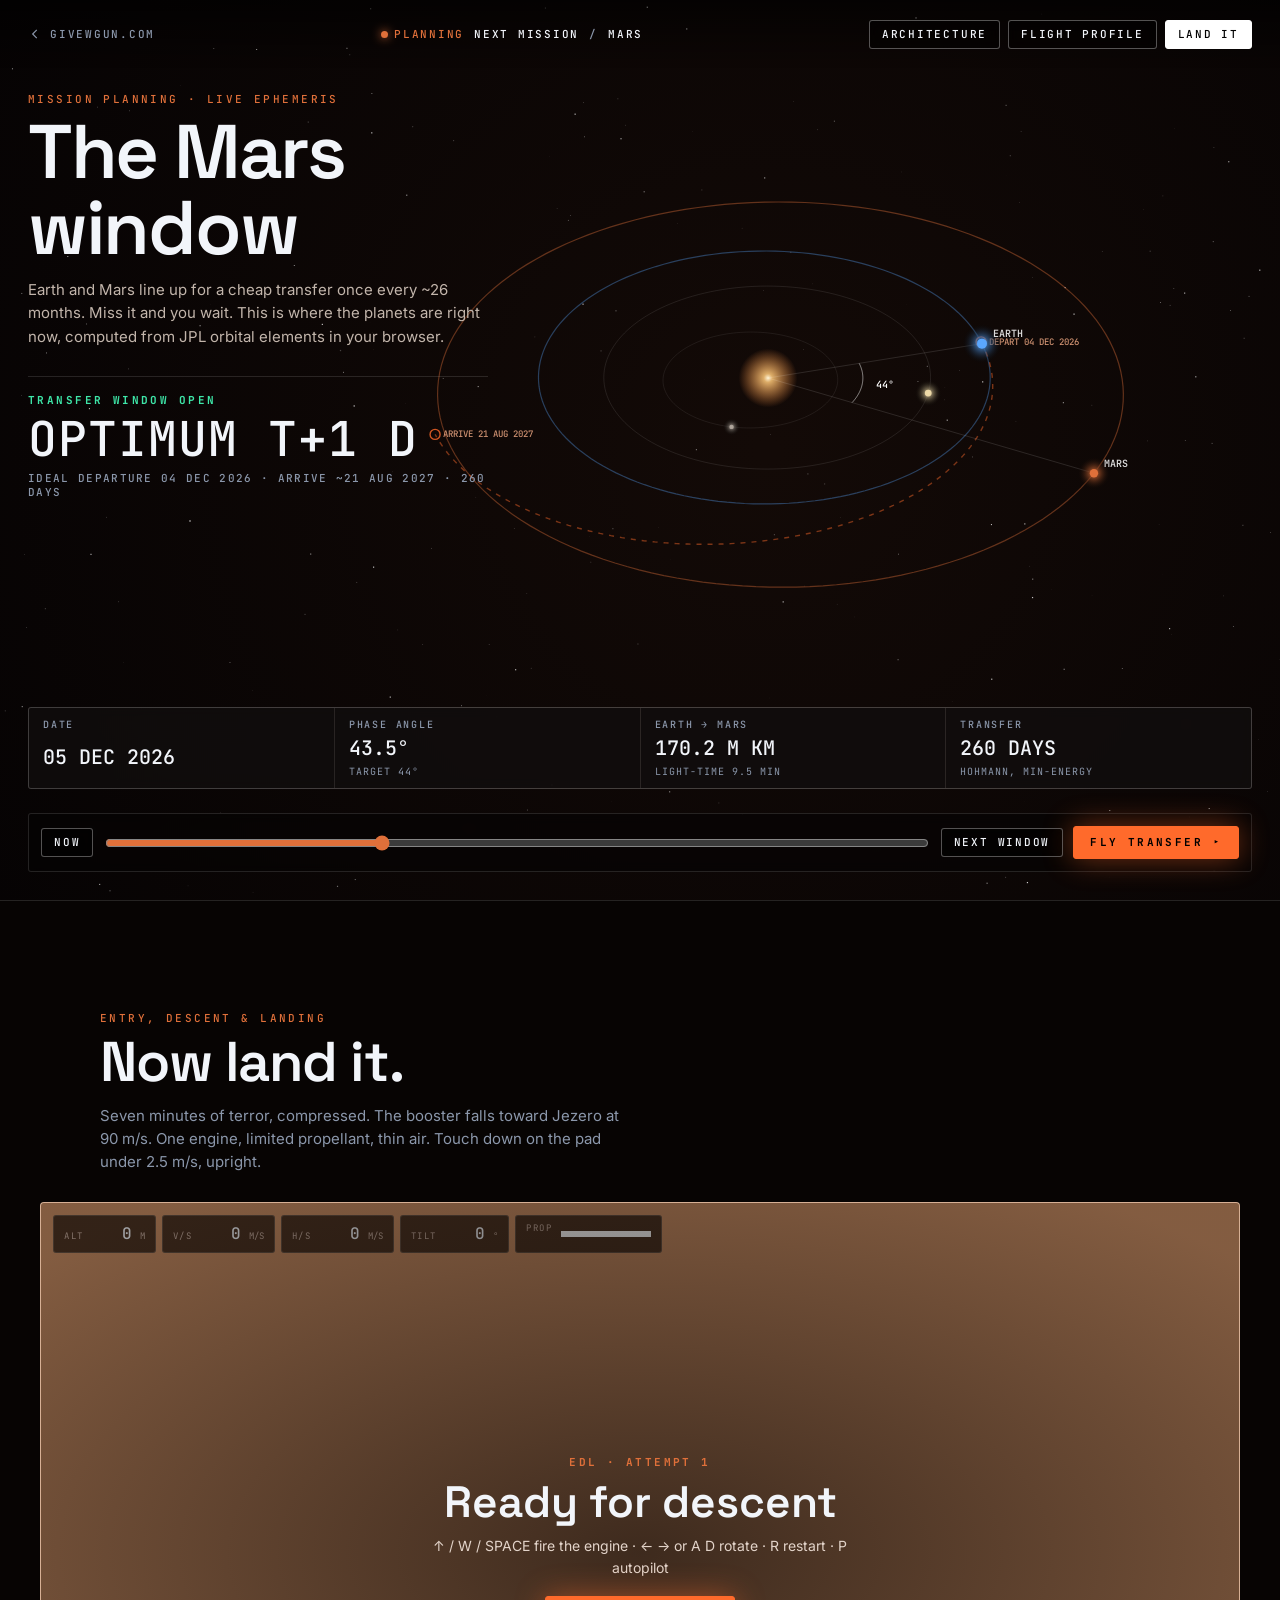
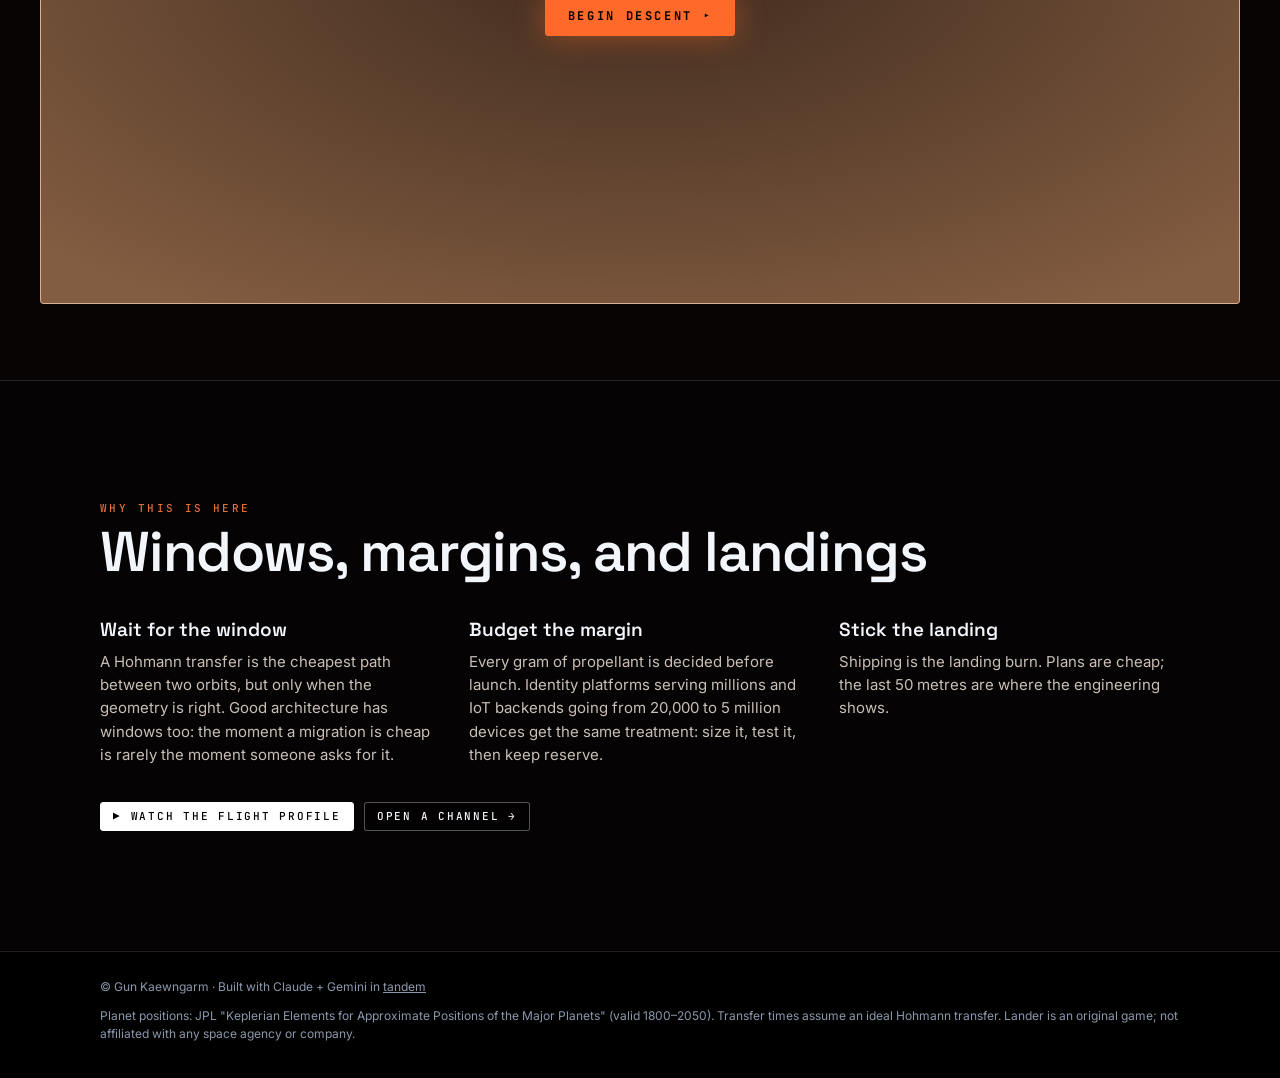
<file: mars.html>
<!DOCTYPE html>
<html lang="en">
<head>
  <meta charset="UTF-8" />
  <meta name="viewport" content="width=device-width, initial-scale=1.0, viewport-fit=cover" />
  <title>Mission Planning: Mars — Gun Kaewngarm</title>
  <meta name="description" content="When is the next Earth–Mars transfer window? A live planner built on real orbital elements, a Hohmann transfer you can fly, and a propulsive Mars landing you can try yourself." />
  <meta name="theme-color" content="#0b0604" />
  <meta name="color-scheme" content="dark" />
  <meta property="og:type" content="website" />
  <meta property="og:title" content="Mission Planning: Mars" />
  <meta property="og:description" content="A live Earth–Mars transfer-window planner from real orbital elements — and a Mars landing you can try to stick." />
  <meta property="og:url" content="https://givewgun.com/mars.html" />
  <meta property="og:image" content="https://givewgun.com/assets/og-mars.png" />
  <meta name="twitter:card" content="summary_large_image" />
  <meta name="twitter:image" content="https://givewgun.com/assets/og-mars.png" />
  <link rel="canonical" href="https://givewgun.com/mars.html" />
  <link rel="icon" type="image/svg+xml" href="assets/favicon.svg" />
  <link rel="preconnect" href="https://fonts.googleapis.com" />
  <link rel="preconnect" href="https://fonts.gstatic.com" crossorigin />
  <link href="https://fonts.googleapis.com/css2?family=Inter:wght@400;500;600&family=JetBrains+Mono:wght@400;500;700&family=Space+Grotesk:wght@400;500;600;700&display=swap" rel="stylesheet" />
  <link rel="stylesheet" href="assets/css/launch.css" />
  <link rel="stylesheet" href="assets/css/mars.css" />
</head>
<body class="mars">
  <a href="#plannerText" class="skip">Skip to the window summary</a>

  <header class="bar">
    <a class="bar__home" href="index.html" aria-label="Back to givewgun.com">
      <svg viewBox="0 0 24 24" width="14" height="14" aria-hidden="true"><path d="M15 5l-7 7 7 7" fill="none" stroke="currentColor" stroke-width="2"/></svg>
      <span>GIVEWGUN.COM</span>
    </a>
    <div class="bar__title">
      <span class="bar__live bar__live--mars"><i></i>PLANNING</span>
      <span>NEXT MISSION</span>
      <span class="bar__sep">/</span>
      <span>MARS</span>
    </div>
    <div class="bar__actions">
      <a class="pill" href="architecture.html">ARCHITECTURE</a>
      <a class="pill" href="launch.html">FLIGHT PROFILE</a>
      <a class="pill pill--solid" href="#land">LAND IT</a>
    </div>
  </header>

  <main id="main">
    <!-- ================= Transfer-window planner ================= -->
    <section class="planner" id="planner" aria-labelledby="plannerTitle">
      <canvas class="orrery" id="orrery" aria-hidden="true"></canvas>

      <div class="planner__copy">
        <p class="kicker">MISSION PLANNING · LIVE EPHEMERIS</p>
        <h1 id="plannerTitle">The Mars window</h1>
        <p class="lede">Earth and Mars line up for a cheap transfer once every ~26 months. Miss it and you wait. This is where the planets are right now, computed from JPL orbital elements in your browser.</p>
        <div class="window" id="plannerText" aria-live="polite">
          <p class="window__state" data-w-state>COMPUTING…</p>
          <p class="window__big" data-w-big>—</p>
          <p class="window__sub" data-w-sub></p>
        </div>
      </div>

      <div class="readouts" aria-label="Orbital readouts">
        <div><span>DATE</span><b data-r-date>—</b></div>
        <div><span>PHASE ANGLE</span><b data-r-phase>—</b><em>target 44°</em></div>
        <div><span>EARTH → MARS</span><b data-r-dist>—</b><em data-r-light></em></div>
        <div><span>TRANSFER</span><b data-r-tof>—</b><em>Hohmann, min-energy</em></div>
      </div>

      <div class="scrub">
        <button type="button" class="pill" id="nowBtn">NOW</button>
        <input type="range" id="dateRange" min="-730" max="1460" step="1" value="0" aria-label="Days from today" />
        <button type="button" class="pill" id="windowBtn">NEXT WINDOW</button>
        <button type="button" class="ignite ignite--sm" id="flyBtn">FLY TRANSFER ▸</button>
      </div>
    </section>

    <!-- ================= Lander ================= -->
    <section class="land" id="land" aria-labelledby="landTitle">
      <div class="wrap land__head">
        <p class="kicker">ENTRY, DESCENT &amp; LANDING</p>
        <h2 id="landTitle">Now land it.</h2>
        <p class="lede">Seven minutes of terror, compressed. The booster falls toward Jezero at 90 m/s. One engine, limited propellant, thin air. Touch down on the pad under 2.5 m/s, upright.</p>
      </div>
      <div class="lander" id="lander">
        <canvas id="landerCanvas" aria-label="Mars landing game. Use the up arrow or space to fire the engine, left and right arrows to rotate." role="img"></canvas>
        <div class="lhud" aria-hidden="true">
          <div><span>ALT</span><b data-l-alt>0</b><i>M</i></div>
          <div><span>V/S</span><b data-l-vs>0</b><i>M/S</i></div>
          <div><span>H/S</span><b data-l-hs>0</b><i>M/S</i></div>
          <div><span>TILT</span><b data-l-tilt>0</b><i>°</i></div>
          <div class="lhud__fuel"><span>PROP</span><em><s data-l-fuel></s></em></div>
        </div>
        <div class="lover" id="landerOverlay" aria-live="polite">
          <p class="lover__kicker" data-lo-kicker>EDL · ATTEMPT 1</p>
          <p class="lover__title" data-lo-title>Ready for descent</p>
          <p class="lover__body" data-lo-body>↑ / W / SPACE fire the engine · ← → or A D rotate · R restart · P autopilot</p>
          <button type="button" class="ignite" id="landStart">BEGIN DESCENT ▸</button>
          <p class="lover__best" data-lo-best></p>
        </div>
        <div class="touchpad" role="group" aria-label="Touch controls">
          <button type="button" data-tp="left" aria-label="Rotate left">◀</button>
          <button type="button" data-tp="thrust" aria-label="Fire engine">THRUST</button>
          <button type="button" data-tp="right" aria-label="Rotate right">▶</button>
        </div>
      </div>
    </section>

    <section class="log mars-why" aria-labelledby="whyTitle">
      <div class="wrap">
        <p class="kicker">WHY THIS IS HERE</p>
        <h2 id="whyTitle">Windows, margins, and landings</h2>
        <div class="why">
          <div><h3>Wait for the window</h3><p>A Hohmann transfer is the cheapest path between two orbits, but only when the geometry is right. Good architecture has windows too: the moment a migration is cheap is rarely the moment someone asks for it.</p></div>
          <div><h3>Budget the margin</h3><p>Every gram of propellant is decided before launch. Identity platforms serving millions and IoT backends going from 20,000 to 5 million devices get the same treatment: size it, test it, then keep reserve.</p></div>
          <div><h3>Stick the landing</h3><p>Shipping is the landing burn. Plans are cheap; the last 50 metres are where the engineering shows.</p></div>
        </div>
        <div class="log__actions">
          <a class="pill pill--solid" href="launch.html">▶ WATCH THE FLIGHT PROFILE</a>
          <a class="pill" href="index.html#contact">OPEN A CHANNEL →</a>
        </div>
      </div>
    </section>
  </main>

  <footer class="foot">
    <div class="wrap">
      <span>© Gun Kaewngarm · Built with Claude + Gemini in <a href="index.html#tandem">tandem</a></span>
      <span>Planet positions: JPL "Keplerian Elements for Approximate Positions of the Major Planets" (valid 1800–2050). Transfer times assume an ideal Hohmann transfer. Lander is an original game; not affiliated with any space agency or company.</span>
    </div>
  </footer>

  <script src="assets/js/mars.js" defer></script>
</body>
</html>
</file>
<file: assets/css/styles.css>
/* ==========================================================================
   givewgun.com — "Deep Space" design system
   Obsidian depth, hairline borders, restrained stellar glow.
   Themes: dark (deep space, default) · light (high-altitude day) · arcane.
   The WebGL cosmos lives in space-scene.css/js; command palette + ISS radar
   in mission-ui.css/js. This file owns layout, type, and every section.
   ========================================================================== */

/* ==========================================================================
   THEME TOKENS
   ========================================================================== */
:root {
  --max-width: 1160px;
  --gutter: clamp(1.25rem, 4vw, 3rem);
  --radius: 18px;
  --radius-sm: 11px;
  --font-sans: "Inter", system-ui, -apple-system, "Segoe UI", Roboto, sans-serif;
  --font-mono: "JetBrains Mono", ui-monospace, "SFMono-Regular", Menlo, monospace;
  --font-display: "Space Grotesk", "Inter", system-ui, sans-serif;
  --ease: cubic-bezier(0.22, 0.7, 0.12, 1);
  --transition: 0.25s cubic-bezier(0.4, 0, 0.2, 1);
}

html[data-theme="dark"] {
  --bg: #05070d;
  --bg-soft: #0a0e18;
  --bg-card: #0c111c;
  --bg-elev: #121a29;
  --glass: rgba(10, 14, 24, 0.8);
  --glass-strong: rgba(11, 16, 27, 0.86);
  --border: rgba(160, 182, 222, 0.12);
  --border-strong: rgba(160, 182, 222, 0.26);
  --text: #e8edf6;
  --text-soft: #a5b2c8;
  --text-dim: #8392ab;
  --accent: #8ab4ff;
  --accent-2: #f6b26b;
  --accent-soft: rgba(138, 180, 255, 0.12);
  --accent-2-soft: rgba(246, 178, 107, 0.12);
  --ok: #5eead4;
  --spot: rgba(138, 180, 255, 0.1);
  --shadow: 0 24px 60px -28px rgba(0, 0, 0, 0.8);
  --on-primary: #05070d;
  --primary: #e8edf6;
  --hero-glow-1: rgba(138, 180, 255, 0.16);
  --hero-glow-2: rgba(246, 178, 107, 0.1);
}

html[data-theme="light"] {
  --bg: #eef2f8;
  --bg-soft: #f6f8fc;
  --bg-card: #ffffff;
  --bg-elev: #ffffff;
  --glass: rgba(255, 255, 255, 0.8);
  --glass-strong: rgba(255, 255, 255, 0.9);
  --border: rgba(16, 32, 64, 0.1);
  --border-strong: rgba(16, 32, 64, 0.2);
  --text: #0b1220;
  --text-soft: #42516a;
  --text-dim: #536178;
  --accent: #2557d6;
  --accent-2: #c2610f;
  --accent-soft: rgba(37, 87, 214, 0.09);
  --accent-2-soft: rgba(194, 97, 15, 0.1);
  --ok: #0f9f8a;
  --spot: rgba(37, 87, 214, 0.07);
  --shadow: 0 22px 50px -28px rgba(20, 40, 80, 0.35);
  --on-primary: #ffffff;
  --primary: #0b1220;
  --hero-glow-1: rgba(37, 87, 214, 0.12);
  --hero-glow-2: rgba(194, 97, 15, 0.08);
}

/* Opt-in "Arcane" theme — Baldur's Gate 3-inspired (gold + arcane violet) */
html[data-theme="arcane"] {
  --bg: #0c0913;
  --bg-soft: #130e1d;
  --bg-card: #181125;
  --bg-elev: #20172f;
  --glass: rgba(24, 17, 37, 0.8);
  --glass-strong: rgba(24, 17, 37, 0.92);
  --border: #34284a;
  --border-strong: #4a3a66;
  --text: #f1e9da;
  --text-soft: #c3b6cf;
  --text-dim: #8a7c9c;
  --accent: #d4af37;
  --accent-2: #9a6cff;
  --accent-soft: rgba(212, 175, 55, 0.14);
  --accent-2-soft: rgba(154, 108, 255, 0.14);
  --ok: #36d399;
  --spot: rgba(212, 175, 55, 0.1);
  --shadow: 0 20px 55px -22px rgba(0, 0, 0, 0.8);
  --on-primary: #fff;
  --primary: #d4af37;
  --hero-glow-1: rgba(212, 175, 55, 0.22);
  --hero-glow-2: rgba(154, 108, 255, 0.22);
  --font-display: "Cinzel", Georgia, "Times New Roman", serif;
}

/* Arcane decorative touches (kept restrained) */
html[data-theme="arcane"] body {
  background-image:
    radial-gradient(60% 50% at 50% -5%, rgba(154, 108, 255, 0.1), transparent 70%),
    radial-gradient(40% 30% at 100% 0%, rgba(212, 175, 55, 0.08), transparent 70%);
  background-attachment: fixed;
}
html[data-theme="arcane"] .section__title,
html[data-theme="arcane"] .contact__title { letter-spacing: 0.01em; }
html[data-theme="arcane"] .hero__name { letter-spacing: -0.01em; }
html[data-theme="arcane"] .section__kicker { color: var(--accent); }
html[data-theme="arcane"] .nav__logo-mark,
html[data-theme="arcane"] .btn--primary,
html[data-theme="arcane"] .org-logo--fallback {
  background: linear-gradient(135deg, var(--accent), var(--accent-2));
}
/* Let the generative background show through; soften the hero grid over it */
html[data-theme="arcane"] body { background-color: transparent; }
html[data-theme="arcane"] .hero__bg::after { opacity: 0.12; }
/* Keep hero text legible over a now-vivid background image */
html[data-theme="arcane"] .hero__name { filter: drop-shadow(0 3px 14px rgba(0, 0, 0, 0.55)); }
html[data-theme="arcane"] .hero__role { text-shadow: 0 2px 14px rgba(0, 0, 0, 0.65); }
html[data-theme="arcane"] .hero__eyebrow,
html[data-theme="arcane"] .hero__headline { text-shadow: 0 1px 12px rgba(0, 0, 0, 0.8); }

/* Generative-AI background layer (managed by arcane.js) */
.arcane-bg {
  position: fixed; inset: 0; z-index: -1; display: none; overflow: hidden;
  pointer-events: none; background: var(--bg);
}
.arcane-bg.is-active { display: block; }
.arcane-bg__img {
  position: absolute; inset: 0;
  background-size: cover; background-position: center;
  opacity: 0; transition: opacity 1.2s ease;
}
.arcane-bg.has-image .arcane-bg__img { opacity: 0.92; }
.arcane-bg__scrim {
  position: absolute; inset: 0;
  background:
    radial-gradient(115% 80% at 50% 22%, rgba(12, 9, 19, 0.18), rgba(12, 9, 19, 0.62) 88%),
    linear-gradient(180deg, rgba(12, 9, 19, 0.55), rgba(12, 9, 19, 0.16) 45%, rgba(12, 9, 19, 0.62));
}
.arcane-bg__motif {
  position: absolute; inset: 0; display: grid; place-items: center;
  color: var(--accent); opacity: 0.14; transition: opacity 1s ease;
}
.arcane-bg__motif svg { width: 46vmin; height: 46vmin; animation: arcane-spin 64s linear infinite; }
.arcane-bg.is-loading .arcane-bg__motif { opacity: 0.22; }
.arcane-bg.is-loading .arcane-bg__motif svg { animation-duration: 9s; }
.arcane-bg.has-image .arcane-bg__motif { opacity: 0; }
@keyframes arcane-spin { to { transform: rotate(360deg); } }
@media (prefers-reduced-motion: reduce) { .arcane-bg__motif svg { animation: none; } }

/* Reroll control (only visible in the Arcane theme) */
.arcane-reroll { display: none; }
html[data-theme="arcane"] .arcane-reroll {
  display: flex; align-items: center; gap: 0.6rem;
  position: fixed; right: 18px; bottom: 18px; z-index: 70;
}
.arcane-reroll__label {
  font-family: var(--font-mono); font-size: 0.8rem; color: var(--accent);
  background: color-mix(in srgb, var(--bg-card) 86%, transparent);
  border: 1px solid var(--border); border-radius: 999px; padding: 0.35rem 0.7rem;
  opacity: 0; transform: translateX(6px); transition: var(--transition); pointer-events: none;
}
.arcane-reroll.is-busy .arcane-reroll__label { opacity: 1; transform: none; }
.arcane-reroll__btn {
  width: 48px; height: 48px; border-radius: 50%; cursor: pointer;
  display: grid; place-items: center; color: var(--accent);
  background: color-mix(in srgb, var(--bg-card) 88%, transparent);
  border: 1px solid var(--accent-soft); box-shadow: var(--shadow);
  transition: transform var(--transition), border-color var(--transition);
}
.arcane-reroll__btn:hover { transform: rotate(20deg) scale(1.06); border-color: var(--accent); }
.arcane-reroll__btn:active { transform: scale(0.94); }
.arcane-reroll__btn svg { width: 26px; height: 26px; }
.arcane-reroll.is-busy .arcane-reroll__btn { pointer-events: none; }
.arcane-reroll.is-busy .arcane-reroll__btn svg { animation: arcane-spin 1.1s linear infinite; }
@media (prefers-reduced-motion: reduce) { .arcane-reroll.is-busy .arcane-reroll__btn svg { animation: none; } }

/* Music widget (bottom-left, Arcane theme only) */
.arcane-music { display: none; }
html[data-theme="arcane"] .arcane-music {
  display: flex; align-items: flex-end; gap: 0.5rem;
  position: fixed; left: 18px; bottom: 18px; z-index: 70;
}
.arcane-music__toggle {
  width: 44px; height: 44px; border-radius: 50%; cursor: pointer; flex-shrink: 0;
  display: grid; place-items: center; color: var(--accent);
  background: color-mix(in srgb, var(--bg-card) 88%, transparent);
  border: 1px solid var(--accent-soft); box-shadow: var(--shadow);
  transition: transform var(--transition), border-color var(--transition);
}
.arcane-music__toggle:hover { transform: scale(1.06); border-color: var(--accent); }
.arcane-music__toggle:active { transform: scale(0.94); }
.arcane-music__panel {
  display: flex; flex-direction: column; gap: 0.4rem; align-items: flex-start;
  background: color-mix(in srgb, var(--bg-card) 90%, transparent);
  border: 1px solid var(--border); border-radius: var(--radius-sm);
  padding: 0.55rem 0.75rem; box-shadow: var(--shadow);
  opacity: 0; transform: translateY(6px) scale(0.96);
  transition: opacity var(--transition), transform var(--transition);
  pointer-events: none; max-width: 230px;
}
.arcane-music.is-open .arcane-music__panel {
  opacity: 1; transform: none; pointer-events: auto;
}
.arcane-music__track {
  font-family: var(--font-mono); font-size: 0.72rem; color: var(--accent);
  white-space: nowrap; overflow: hidden; text-overflow: ellipsis; max-width: 100%;
}
.arcane-music__btns { display: flex; gap: 0.4rem; }
.arcane-music__btns button {
  width: 34px; height: 34px; border-radius: var(--radius-sm); cursor: pointer;
  display: grid; place-items: center; color: var(--text-soft);
  background: color-mix(in srgb, var(--bg-elev) 80%, transparent);
  border: 1px solid var(--border);
  transition: color var(--transition), border-color var(--transition), transform var(--transition);
}
.arcane-music__btns button:hover { color: var(--accent); border-color: var(--accent-soft); transform: scale(1.08); }
.arcane-music__btns button:active { transform: scale(0.94); }

/* AI disclaimer / "conjuring…" note (shown only in Arcane via JS) */
.arcane-ai-note {
  margin-top: 1.1rem;
  font-family: var(--font-mono); font-size: 0.72rem; letter-spacing: 0.02em;
  color: var(--text-dim);
}
.arcane-ai-note.is-busy { color: var(--accent); }
.arcane-ai-note.is-busy { animation: arcane-note-pulse 1.4s ease-in-out infinite; }
@keyframes arcane-note-pulse { 0%, 100% { opacity: 0.5; } 50% { opacity: 1; } }
@media (prefers-reduced-motion: reduce) { .arcane-ai-note.is-busy { animation: none; } }

/* Arcane: the sci-fi telemetry chrome stays out of the fantasy theme */
html[data-theme="arcane"] .hero__hud,
html[data-theme="arcane"] .nav__progress { display: none; }
html[data-theme="arcane"] .hero__name .hero__word > span { background: linear-gradient(120deg, var(--text), var(--text) 45%, var(--accent)); -webkit-background-clip: text; background-clip: text; color: transparent; }

/* ==========================================================================
   RESET / BASE
   ========================================================================== */
*, *::before, *::after { box-sizing: border-box; }
* { margin: 0; }

html {
  scroll-behavior: smooth; scroll-padding-top: 84px;
  background: var(--bg);
  transition: background-color 0.5s ease;
}

body {
  font-family: var(--font-sans);
  /* transparent so the fixed WebGL stage (z-index:-1) shows through */
  background: transparent;
  color: var(--text);
  line-height: 1.65;
  -webkit-font-smoothing: antialiased;
  text-rendering: optimizeLegibility;
  transition: color var(--transition);
  overflow-x: hidden;
}

::selection { background: color-mix(in srgb, var(--accent) 35%, transparent); color: var(--text); }

@media (prefers-reduced-motion: reduce) {
  html { scroll-behavior: auto; }
  *, *::before, *::after { animation-duration: 0.001ms !important; animation-delay: 0ms !important; animation-iteration-count: 1 !important; transition-duration: 0.001ms !important; }
}

a { color: inherit; text-decoration: none; }
ul, ol { list-style: none; padding: 0; }
img { max-width: 100%; height: auto; display: block; }
kbd {
  font-family: var(--font-mono); font-size: 0.72em; font-weight: 500;
  padding: 0.1em 0.45em; border-radius: 6px;
  border: 1px solid var(--border-strong); background: var(--glass); color: var(--text-soft);
}

.skip-link {
  position: absolute; left: -999px; top: 0; z-index: 400;
  background: var(--accent); color: var(--on-primary); padding: 0.6rem 1rem; border-radius: 0 0 8px 0;
}
.skip-link:focus { left: 0; }

:focus-visible { outline: 2px solid var(--accent); outline-offset: 3px; border-radius: 4px; }

/* ==========================================================================
   LAYOUT HELPERS
   ========================================================================== */
.section {
  max-width: var(--max-width);
  margin: 0 auto;
  padding: clamp(4rem, 9vw, 7rem) var(--gutter);
}
.section__head { margin-bottom: clamp(2.25rem, 4vw, 3.25rem); max-width: 820px; }
.section__kicker {
  font-family: var(--font-mono);
  font-size: 0.74rem; font-weight: 500;
  letter-spacing: 0.16em;
  text-transform: uppercase;
  color: var(--text-dim);
  display: flex; align-items: center; gap: 0.75rem;
}
/* "01 ──" index, from data-index (CSS-only so the Arcane relabel is safe) */
.section__kicker::before {
  content: attr(data-index);
  color: var(--accent);
  padding-right: 2.6rem;
  background: linear-gradient(var(--accent), var(--accent)) right center / 1.9rem 1px no-repeat;
}
.section__kicker:not([data-index])::before,
.section__kicker[data-index=""]::before { content: ""; padding-right: 1.9rem; }
.section__title {
  font-family: var(--font-display);
  font-size: clamp(2rem, 4.6vw, 3.2rem);
  font-weight: 600;
  letter-spacing: -0.035em;
  margin-top: 0.85rem;
  line-height: 1.06;
  text-wrap: balance;
}
html[data-theme="arcane"] .section__title { font-weight: 700; letter-spacing: 0.01em; }

/* Glass surface + pointer spotlight shared by every card */
.spot {
  --mx: -999px; --my: -999px;
  background:
    radial-gradient(380px circle at var(--mx) var(--my), var(--spot), transparent 42%),
    var(--glass);
  border: 1px solid var(--border);
  border-radius: var(--radius);
  transition: border-color var(--transition), box-shadow var(--transition), transform var(--transition);
}
.spot:hover { border-color: var(--border-strong); box-shadow: var(--shadow); }

/* ==========================================================================
   NAV
   ========================================================================== */
.nav {
  position: fixed; top: 0; left: 0; right: 0; z-index: 100;
  transition: background var(--transition), border-color var(--transition), backdrop-filter var(--transition);
  border-bottom: 1px solid transparent;
}
.nav.is-scrolled {
  background: color-mix(in srgb, var(--bg) 72%, transparent);
  backdrop-filter: blur(16px) saturate(150%);
  -webkit-backdrop-filter: blur(16px) saturate(150%);
  border-bottom-color: var(--border);
}
/* scroll "altitude" bar */
.nav__progress { position: absolute; left: 0; right: 0; bottom: -1px; height: 1px; pointer-events: none; }
.nav__progress span {
  display: block; height: 100%; transform-origin: left; transform: scaleX(0);
  background: linear-gradient(90deg, var(--accent), var(--accent-2));
  box-shadow: 0 0 12px var(--accent);
}
.nav__inner {
  max-width: var(--max-width); margin: 0 auto;
  padding: 0.8rem var(--gutter);
  display: flex; align-items: center; justify-content: space-between; gap: 1rem;
}
.nav__logo { display: flex; align-items: center; gap: 0.65rem; font-weight: 600; }
.nav__logo-mark {
  position: relative; display: grid; place-items: center;
  width: 34px; height: 34px; border-radius: 50%;
  font-family: var(--font-mono); font-size: 0.72rem; font-weight: 500; letter-spacing: 0.04em;
  color: var(--text);
  border: 1px solid var(--border-strong);
  background: radial-gradient(circle at 30% 30%, var(--accent-soft), transparent 70%);
}
/* a tiny moon orbiting the logo */
.nav__logo-mark::after {
  content: ""; position: absolute; inset: -5px; border-radius: 50%;
  background: radial-gradient(circle, var(--accent-2) 0 2px, transparent 2.6px) 50% 0 / 6px 6px no-repeat;
  animation: logo-orbit 9s linear infinite;
}
@keyframes logo-orbit { to { transform: rotate(360deg); } }
html[data-theme="arcane"] .nav__logo-mark { color: #fff; border-color: transparent; }
html[data-theme="arcane"] .nav__logo-mark::after { display: none; }
.nav__logo-text { font-family: var(--font-display); font-size: 1rem; letter-spacing: -0.01em; }
.nav__links { display: flex; align-items: center; gap: 0.15rem; }
.nav__links a {
  font-size: 0.86rem; font-weight: 500; color: var(--text-soft);
  padding: 0.45rem 0.7rem; border-radius: 8px; transition: color var(--transition), background var(--transition);
}
.nav__links a:hover { color: var(--text); background: var(--accent-soft); }
.nav__links a.is-active { color: var(--text); background: var(--accent-soft); }
.nav__actions { display: flex; align-items: center; gap: 0.5rem; }

.nav__cmd,
.theme-toggle {
  height: 36px; border-radius: 10px; cursor: pointer;
  background: var(--glass); border: 1px solid var(--border); color: var(--text-soft);
  display: grid; place-items: center; transition: var(--transition);
}
.theme-toggle { width: 36px; color: var(--text); }
.nav__cmd { padding: 0 0.55rem; }
.nav__cmd kbd { border: 0; background: none; padding: 0; font-size: 0.74rem; color: inherit; }
.nav__cmd:hover,
.theme-toggle:hover { border-color: var(--accent); color: var(--accent); }
.theme-toggle svg { width: 17px; height: 17px; }

/* Theme menu (dropdown) */
.theme-menu { position: relative; }
.theme-menu__pop {
  position: absolute; top: calc(100% + 8px); right: 0; z-index: 120;
  min-width: 150px; padding: 6px;
  background: var(--bg-card); border: 1px solid var(--border); border-radius: 12px;
  box-shadow: var(--shadow);
  display: flex; flex-direction: column; gap: 2px;
  opacity: 0; transform: translateY(-6px) scale(0.98); transform-origin: top right;
  pointer-events: none; visibility: hidden;
  transition: opacity var(--transition), transform var(--transition), visibility 0s linear 0.25s;
}
.theme-menu.is-open .theme-menu__pop { opacity: 1; transform: none; pointer-events: auto; visibility: visible; transition-delay: 0s; }
.theme-menu__item {
  display: flex; align-items: center; gap: 0.6rem; width: 100%;
  padding: 0.5rem 0.7rem; border-radius: 8px; cursor: pointer;
  background: none; border: none; color: var(--text-soft);
  font: inherit; font-size: 0.9rem; text-align: left; transition: var(--transition);
}
.theme-menu__item:hover { background: var(--accent-soft); color: var(--text); }
.theme-menu__item.is-active { color: var(--accent); }
.theme-menu__item.is-active::after { content: "✓"; margin-left: auto; font-size: 0.85rem; }
.theme-menu__item svg { width: 17px; height: 17px; flex: none; }

/* Discovery cue for the Arcane theme (until the visitor tries it) */
.theme-toggle--hint { position: relative; overflow: visible; }
.theme-toggle--hint::after {
  content: ""; position: absolute; top: -3px; right: -3px;
  width: 9px; height: 9px; border-radius: 50%;
  background: linear-gradient(135deg, #d4af37, #9a6cff);
  box-shadow: 0 0 0 0 rgba(154, 108, 255, 0.55);
  animation: theme-cue-pulse 2.2s ease-out infinite;
}
@keyframes theme-cue-pulse {
  0% { box-shadow: 0 0 0 0 rgba(154, 108, 255, 0.5); }
  70% { box-shadow: 0 0 0 8px rgba(154, 108, 255, 0); }
  100% { box-shadow: 0 0 0 0 rgba(154, 108, 255, 0); }
}
.theme-menu__item--nudge::after {
  content: "✦ try"; margin-left: auto;
  font-size: 0.6rem; letter-spacing: 0.05em; text-transform: uppercase;
  color: #d4af37; font-weight: 700;
}

/* The "try Arcane" callout bubble (arcane-flavored regardless of theme) */
.theme-hint {
  position: absolute; top: calc(100% + 10px); right: 0; z-index: 119;
  display: flex; align-items: center; gap: 0.5rem; white-space: nowrap; cursor: pointer;
  padding: 0.5rem 0.4rem 0.5rem 0.75rem; border-radius: 11px;
  background: linear-gradient(135deg, #271c39, #17111f);
  color: #f1e9da; border: 1px solid rgba(154, 108, 255, 0.45);
  box-shadow: 0 14px 34px -14px rgba(0, 0, 0, 0.7); font-size: 0.82rem;
  opacity: 0; transform: translateY(-6px); pointer-events: none; visibility: hidden;
  transition: opacity 0.35s ease, transform 0.35s ease, visibility 0s linear 0.35s;
}
.theme-hint.is-visible { opacity: 1; transform: none; pointer-events: auto; visibility: visible; transition-delay: 0s; }
.theme-hint::before {
  content: ""; position: absolute; top: -5px; right: 13px;
  width: 9px; height: 9px; transform: rotate(45deg);
  background: #271c39;
  border-left: 1px solid rgba(154, 108, 255, 0.45);
  border-top: 1px solid rgba(154, 108, 255, 0.45);
}
.theme-hint__icon { color: #d4af37; }
.theme-hint strong { color: #d4af37; font-weight: 700; }
.theme-hint__close {
  background: none; border: none; color: inherit; cursor: pointer;
  font-size: 1.05rem; line-height: 1; padding: 0 0.35rem; opacity: 0.55;
}
.theme-hint__close:hover { opacity: 1; }
@media (prefers-reduced-motion: reduce) { .theme-toggle--hint::after { animation: none; } }

.nav__burger {
  display: none; width: 36px; height: 36px; border-radius: 10px; cursor: pointer;
  background: var(--glass); border: 1px solid var(--border);
  flex-direction: column; align-items: center; justify-content: center; gap: 4px;
}
.nav__burger span { width: 16px; height: 1.5px; background: var(--text); border-radius: 2px; transition: var(--transition); }
.nav__burger[aria-expanded="true"] span:nth-child(1) { transform: translateY(5.5px) rotate(45deg); }
.nav__burger[aria-expanded="true"] span:nth-child(2) { opacity: 0; }
.nav__burger[aria-expanded="true"] span:nth-child(3) { transform: translateY(-5.5px) rotate(-45deg); }

@media (max-width: 920px) {
  .nav__burger { display: flex; }
  .nav__links {
    position: fixed; inset: 62px 0 auto 0;
    flex-direction: column; align-items: stretch; gap: 0;
    background: var(--glass-strong);
    backdrop-filter: blur(18px); -webkit-backdrop-filter: blur(18px);
    border-bottom: 1px solid var(--border);
    padding: 0.5rem var(--gutter) 1.25rem;
    transform: translateY(-120%); opacity: 0; pointer-events: none; visibility: hidden;
    transition: transform var(--transition), opacity var(--transition), visibility 0s linear 0.25s;
  }
  .nav__links.is-open { transform: translateY(0); opacity: 1; pointer-events: auto; visibility: visible; transition-delay: 0s; }
  .nav__links a { padding: 0.85rem 0.5rem; border-radius: 0; font-size: 0.95rem; border-bottom: 1px solid var(--border); }
}
@media (max-width: 520px) { .nav__cmd { display: none; } .nav__logo-text { display: none; } }

/* ==========================================================================
   HERO
   ========================================================================== */
.hero {
  /* horizontal touch drags reach the globe (drag-to-spin); vertical still scrolls */
  touch-action: pan-y pinch-zoom;
  position: relative; min-height: 100svh;
  display: flex; flex-direction: column; justify-content: center;
  padding: 7.5rem var(--gutter) 6rem;
}
/* Legibility scrim over the cosmos: darkens the text side only */
.hero__bg {
  position: absolute; inset: 0; z-index: 0; pointer-events: none;
  background:
    radial-gradient(80% 70% at 12% 52%, color-mix(in srgb, var(--bg) 62%, transparent), transparent 72%),
    linear-gradient(180deg, transparent 70%, color-mix(in srgb, var(--bg) 70%, transparent));
}
/* hairline grid: only the Arcane theme shows it (see the Arcane block) */
.hero__bg::after {
  content: ""; position: absolute; inset: 0;
  background-image: linear-gradient(var(--border) 1px, transparent 1px), linear-gradient(90deg, var(--border) 1px, transparent 1px);
  background-size: 56px 56px;
  -webkit-mask-image: radial-gradient(ellipse 70% 60% at 50% 40%, #000 30%, transparent 75%);
  mask-image: radial-gradient(ellipse 70% 60% at 50% 40%, #000 30%, transparent 75%);
  opacity: 0;
}
html[data-theme="arcane"] .hero__bg {
  background:
    radial-gradient(60% 50% at 20% 15%, var(--hero-glow-1), transparent 70%),
    radial-gradient(55% 45% at 85% 25%, var(--hero-glow-2), transparent 70%);
}
.hero__inner {
  position: relative; z-index: 1;
  width: 100%; max-width: var(--max-width); margin: 0 auto;
}
.hero__inner > * { max-width: 700px; }
.hero__eyebrow {
  font-family: var(--font-mono); font-size: 0.78rem; letter-spacing: 0.14em; text-transform: uppercase;
  color: var(--text-soft);
  display: inline-flex; align-items: center; gap: 0.65rem; margin-bottom: 1.6rem;
}
.hero__eyebrow::before {
  content: ""; width: 7px; height: 7px; border-radius: 50%;
  background: var(--ok); box-shadow: 0 0 0 4px color-mix(in srgb, var(--ok) 20%, transparent), 0 0 14px var(--ok);
  animation: beacon 2.4s ease-in-out infinite;
}
@keyframes beacon { 50% { box-shadow: 0 0 0 7px color-mix(in srgb, var(--ok) 0%, transparent), 0 0 18px var(--ok); } }
.hero__name {
  font-family: var(--font-display);
  font-size: clamp(3.1rem, 10.5vw, 7.4rem); font-weight: 600; letter-spacing: -0.055em; line-height: 0.94;
  margin-left: -0.04em;
}
html[data-theme="arcane"] .hero__name { font-size: clamp(2.6rem, 8.5vw, 5.6rem); line-height: 1.08; }
.hero__word { display: inline-block; overflow: hidden; padding: 0.04em 0.06em 0.3em 0; margin-bottom: -0.3em; vertical-align: top; }
.hero__word > span {
  display: inline-block;
  animation: word-rise 1.1s var(--ease) both;
  animation-delay: calc(var(--i, 0) * 110ms + 120ms);
}
.hero__word:last-child > span {
  background: linear-gradient(100deg, var(--text) 20%, color-mix(in srgb, var(--accent) 70%, var(--text)) 70%, var(--accent-2) 115%);
  -webkit-background-clip: text; background-clip: text; color: transparent;
}
@keyframes word-rise { from { transform: translateY(105%); } to { transform: none; } }
.hero__role {
  font-family: var(--font-display);
  font-size: clamp(1.15rem, 2.6vw, 1.55rem); font-weight: 500; letter-spacing: -0.015em;
  margin-top: 1.4rem; color: var(--text);
}
.hero__headline {
  color: var(--text-soft); margin-top: 0.9rem; font-size: clamp(1rem, 1.6vw, 1.12rem); line-height: 1.6;
  max-width: 640px;
}
.hero__inner > .hero__headline { max-width: 720px; }
.hero__creds { display: flex; flex-wrap: wrap; gap: 0.35rem 0; margin-top: 1rem; font-family: var(--font-mono); font-size: 0.74rem; letter-spacing: 0.04em; color: var(--text-dim); }
.hero__creds span { white-space: nowrap; }
.hero__creds span:not(:last-child)::after { content: "/"; margin: 0 0.65rem; color: var(--border-strong); }
.hero__cta { display: flex; flex-wrap: wrap; gap: 0.7rem; margin-top: 2.2rem; }
.hero__launch {
  display: inline-flex; align-items: center; gap: 0.8rem; margin-top: 2.6rem;
  padding: 0.45rem 0.9rem 0.45rem 0.45rem; border-radius: 999px;
  background: var(--glass); border: 1px solid var(--border);
  font-size: 0.86rem; color: var(--text-soft);
  transition: border-color var(--transition), color var(--transition), box-shadow var(--transition);
}
.hero__launch[hidden] { display: none; }
.hero__launch:hover { border-color: color-mix(in srgb, var(--accent-2) 55%, transparent); color: var(--text); box-shadow: 0 0 0 4px var(--accent-2-soft); }
.hero__launch strong { color: var(--text); font-weight: 600; }
.hero__launch [data-tandem-version] { font-family: var(--font-mono); font-size: 0.75rem; color: var(--text-dim); }
.hero__launch svg { width: 15px; height: 15px; flex: none; transition: transform var(--transition); }
.hero__launch:hover svg { transform: translateX(3px); }
.hero__launch-tag {
  font-family: var(--font-mono); font-size: 0.66rem; font-weight: 500; letter-spacing: 0.1em; text-transform: uppercase;
  padding: 0.28rem 0.6rem; border-radius: 999px;
  color: var(--accent-2); background: var(--accent-2-soft); border: 1px solid color-mix(in srgb, var(--accent-2) 30%, transparent);
}
/* staggered entrance for everything under the name */
.hero__inner > :not(.hero__name) { animation: fade-up 0.9s var(--ease) both; }
.hero__inner > .hero__eyebrow { animation-delay: 0.05s; }
.hero__inner > .hero__role { animation-delay: 0.45s; }
.hero__inner > .hero__headline { animation-delay: 0.55s; }
.hero__inner > .hero__cta { animation-delay: 0.68s; }
.hero__inner > .hero__launch { animation-delay: 0.85s; }
@keyframes fade-up { from { opacity: 0; transform: translateY(16px); } to { opacity: 1; transform: none; } }

/* telemetry HUD (bottom-right of the hero) */
.hero__hud {
  position: absolute; z-index: 1; bottom: 2.2rem;
  right: max(var(--gutter), calc((100% - var(--max-width)) / 2 + var(--gutter)));
  display: grid; gap: 0.3rem; padding-left: 1rem;
  border-left: 1px solid var(--border-strong);
  font-family: var(--font-mono); font-size: 0.68rem; letter-spacing: 0.08em;
  color: var(--text-dim); font-variant-numeric: tabular-nums;
  animation: fade-up 1s var(--ease) 1.1s both;
}
.hud__row { display: flex; gap: 0.9rem; align-items: baseline; }
.hud__row span { width: 4.6rem; }
.hud__row b { font-weight: 500; color: var(--text-soft); }
.hud__row i { font-style: normal; color: var(--text-dim); margin-left: 0.4rem; }
.hud__row--ok b { color: var(--ok); }
@media (max-width: 900px) { .hero__hud { display: none; } }

.btn {
  display: inline-flex; align-items: center; gap: 0.55rem;
  padding: 0.72rem 1.2rem; border-radius: 12px; font-weight: 500; font-size: 0.93rem; font-family: inherit;
  border: 1px solid var(--border); cursor: pointer; transition: var(--transition);
  line-height: 1.2;
}
.btn svg { width: 17px; height: 17px; flex: none; }
.btn--primary { background: var(--primary); color: var(--on-primary); border-color: transparent; }
.btn--primary:hover { transform: translateY(-2px); box-shadow: 0 14px 34px -14px var(--accent), 0 0 0 4px var(--accent-soft); }
.btn--primary svg { transition: transform var(--transition); }
.btn--primary:hover svg { transform: translateX(2px); }
html[data-theme="arcane"] .btn--primary { color: #fff; }
.btn--ghost { background: var(--glass); color: var(--text); }
.btn--ghost:hover { border-color: var(--accent); color: var(--accent); transform: translateY(-2px); }
.btn:disabled { opacity: 0.7; cursor: progress; }

.hero__scroll {
  position: absolute; bottom: 1.9rem; left: 50%; transform: translateX(-50%); z-index: 1;
  width: 24px; height: 38px; border: 1.5px solid var(--border-strong); border-radius: 14px;
  display: grid; justify-items: center; padding-top: 7px;
}
.hero__scroll span { width: 3px; height: 7px; border-radius: 4px; background: var(--accent); animation: scroll 1.8s infinite; }
@keyframes scroll { 0% { opacity: 0; transform: translateY(-3px); } 50% { opacity: 1; } 100% { opacity: 0; transform: translateY(10px); } }

@media (max-width: 640px) {
  .hero { padding-top: 6.5rem; justify-content: flex-end; padding-bottom: 5.5rem; }
  .hero__launch { border-radius: 16px; align-items: flex-start; }
  .hero__launch-text { line-height: 1.45; }
}

/* ==========================================================================
   REVEAL ANIMATION
   ========================================================================== */
.reveal { opacity: 0; transform: translateY(22px); transition: opacity 0.8s var(--ease), transform 0.8s var(--ease); }
.reveal.is-visible { opacity: 1; transform: none; }
.spot.reveal.is-visible {
  transition: opacity 0.8s var(--ease), transform 0.45s var(--ease),
    border-color var(--transition), box-shadow var(--transition);
}


/* ==========================================================================
   ABOUT
   ========================================================================== */
.about__grid { display: grid; grid-template-columns: 1.45fr 1fr; gap: clamp(2rem, 5vw, 4.5rem); align-items: start; }
.about__text p { color: var(--text-soft); margin-bottom: 1.1rem; font-size: 1.04rem; }
.about__text p:first-child { color: var(--text); font-size: clamp(1.12rem, 1.8vw, 1.28rem); line-height: 1.55; letter-spacing: -0.01em; }
.about__stats { display: grid; grid-template-columns: 1fr 1fr; gap: 0.9rem; }
.stat { padding: 1.4rem 1.25rem 1.25rem; }
.stat:hover { transform: translateY(-3px); }
.stat__value {
  font-family: var(--font-display);
  font-size: clamp(2rem, 3.4vw, 2.6rem); font-weight: 600; letter-spacing: -0.04em; line-height: 1;
  font-variant-numeric: tabular-nums;
  color: var(--text);
}
.stat:nth-child(odd) .stat__value { background: linear-gradient(120deg, var(--text) 10%, var(--accent)); -webkit-background-clip: text; background-clip: text; color: transparent; }
.stat:nth-child(even) .stat__value { background: linear-gradient(120deg, var(--text) 10%, var(--accent-2)); -webkit-background-clip: text; background-clip: text; color: transparent; }
.stat__label { font-size: 0.82rem; color: var(--text-dim); margin-top: 0.55rem; line-height: 1.4; }
@media (max-width: 820px) { .about__grid { grid-template-columns: 1fr; } }

/* ==========================================================================
   LATEST LAUNCH — tandem spotlight
   ========================================================================== */
.section--launch { position: relative; }
.section--launch .section__kicker { color: var(--accent-2); }
.launch__grid { display: grid; grid-template-columns: 1.05fr 1fr; gap: clamp(2rem, 4vw, 3.5rem); align-items: center; }
.launch__name { display: flex; flex-wrap: wrap; align-items: center; gap: 0.6rem 0.8rem; }
.launch__word { font-family: var(--font-mono); font-size: 1.5rem; font-weight: 500; letter-spacing: -0.02em; }
.launch__mark { position: relative; width: 30px; height: 30px; flex: none; }
.launch__mark i {
  position: absolute; top: 50%; left: 50%; width: 9px; height: 9px; margin: -4.5px; border-radius: 50%;
  animation: mark-orbit 3.6s linear infinite;
}
.launch__mark i:first-child { background: var(--accent-2); box-shadow: 0 0 10px var(--accent-2); }
.launch__mark i:last-child { background: var(--accent); box-shadow: 0 0 10px var(--accent); animation-delay: -1.8s; }
@keyframes mark-orbit { from { transform: rotate(0deg) translateX(9px); } to { transform: rotate(360deg) translateX(9px); } }
.launch__ver { font-family: var(--font-mono); font-size: 0.8rem; color: var(--text-dim); }
.launch__badge {
  font-family: var(--font-mono); font-size: 0.66rem; letter-spacing: 0.1em; text-transform: uppercase;
  padding: 0.25rem 0.6rem; border-radius: 999px; border: 1px solid var(--border-strong); color: var(--text-soft);
}
.launch__pitch { color: var(--text-soft); font-size: 1.04rem; margin-top: 1.2rem; }
.launch__points { display: grid; gap: 0.2rem; margin-top: 1.6rem; border-top: 1px solid var(--border); }
.launch__point { display: grid; grid-template-columns: 3.4rem 1fr; gap: 1rem; align-items: baseline; padding: 0.8rem 0; border-bottom: 1px solid var(--border); }
.launch__point b { font-family: var(--font-display); font-size: 1.7rem; font-weight: 600; letter-spacing: -0.04em; line-height: 1; color: var(--accent-2); }
.launch__point:nth-child(2) b { color: var(--accent); }
.launch__point span { color: var(--text-soft); font-size: 0.93rem; line-height: 1.5; }
.launch__install {
  display: flex; align-items: center; justify-content: space-between; gap: 0.75rem;
  margin-top: 1.6rem; padding: 0.4rem 0.4rem 0.4rem 1rem;
  border-radius: 12px; border: 1px solid var(--border-strong);
  background: color-mix(in srgb, var(--bg) 75%, transparent);
  font-family: var(--font-mono); font-size: 0.86rem;
}
.launch__install code { font-family: inherit; color: var(--text); overflow-x: auto; white-space: nowrap; scrollbar-width: none; }
.launch__install code span { color: var(--accent-2); margin-right: 0.35rem; }
.launch__copybtn {
  flex: none; display: inline-flex; align-items: center; gap: 0.4rem;
  padding: 0.5rem 0.75rem; border-radius: 9px; cursor: pointer;
  font: inherit; font-size: 0.76rem; color: var(--text-soft);
  background: var(--glass); border: 1px solid var(--border); transition: var(--transition);
}
.launch__copybtn svg { width: 14px; height: 14px; }
.launch__copybtn:hover { color: var(--text); border-color: var(--accent); }
.launch__copybtn.is-done { color: var(--ok); border-color: color-mix(in srgb, var(--ok) 50%, transparent); }
.launch__links { display: flex; flex-wrap: wrap; gap: 0.6rem; margin-top: 1.1rem; }

/* binary-star visual */
.orbit {
  position: relative; border-radius: calc(var(--radius) + 4px);
  border: 1px solid var(--border);
  background:
    radial-gradient(60% 50% at 50% 45%, var(--accent-soft), transparent 70%),
    color-mix(in srgb, var(--bg) 88%, transparent);
  overflow: hidden;
}
.orbit::before { /* corner brackets, instrument-panel style */
  content: ""; position: absolute; inset: 12px; pointer-events: none;
  background:
    linear-gradient(var(--border-strong), var(--border-strong)) left top / 14px 1px no-repeat,
    linear-gradient(var(--border-strong), var(--border-strong)) left top / 1px 14px no-repeat,
    linear-gradient(var(--border-strong), var(--border-strong)) right top / 14px 1px no-repeat,
    linear-gradient(var(--border-strong), var(--border-strong)) right top / 1px 14px no-repeat,
    linear-gradient(var(--border-strong), var(--border-strong)) left bottom / 14px 1px no-repeat,
    linear-gradient(var(--border-strong), var(--border-strong)) left bottom / 1px 14px no-repeat,
    linear-gradient(var(--border-strong), var(--border-strong)) right bottom / 14px 1px no-repeat,
    linear-gradient(var(--border-strong), var(--border-strong)) right bottom / 1px 14px no-repeat;
}
.orbit__canvas { display: block; width: 100%; aspect-ratio: 5 / 4; }
.orbit__legend {
  display: flex; flex-wrap: wrap; justify-content: center; gap: 0.4rem 1.2rem;
  padding: 0 1rem 0.9rem; margin-top: -0.6rem;
  font-family: var(--font-mono); font-size: 0.7rem; color: var(--text-dim);
}
.orbit__key { display: inline-flex; align-items: center; gap: 0.45rem; }
.orbit__key i { width: 7px; height: 7px; border-radius: 50%; }
.orbit__key--claude i { background: var(--accent-2); box-shadow: 0 0 8px var(--accent-2); }
.orbit__key--gemini i { background: var(--accent); box-shadow: 0 0 8px var(--accent); }
.orbit__log {
  position: relative; display: grid; gap: 0.3rem; min-height: 6.6rem;
  margin: 0; padding: 0.9rem 1.1rem 1rem; border-top: 1px solid var(--border);
  background: color-mix(in srgb, var(--bg) 60%, transparent);
  font-family: var(--font-mono); font-size: 0.72rem; line-height: 1.45;
}
.orbit__log::before {
  content: "sample session"; position: absolute; top: 0.45rem; right: 0.9rem;
  font-size: 0.6rem; letter-spacing: 0.12em; text-transform: uppercase; color: var(--text-dim); opacity: 0.8;
}
.orbit__line { display: flex; gap: 0.7rem; color: var(--text-soft); white-space: nowrap; overflow: hidden; text-overflow: ellipsis; opacity: 0.55; }
.orbit__line:last-child { opacity: 1; }
.orbit__line.is-new { animation: log-in 0.45s var(--ease) both; }
@keyframes log-in { from { opacity: 0; transform: translateY(6px); } }
.orbit__who { flex: none; width: 3.7rem; color: var(--text-dim); }
.orbit__line--c .orbit__who { color: var(--accent-2); }
.orbit__line--g .orbit__who { color: var(--accent); }
.orbit__line--r .orbit__who { color: var(--ok); }
.orbit__msg { overflow: hidden; text-overflow: ellipsis; }

.launch__telemetry {
  display: grid; grid-template-columns: repeat(4, 1fr);
  margin-top: clamp(2.5rem, 5vw, 3.5rem);
  border: 1px solid var(--border); border-radius: var(--radius);
  background: var(--glass); overflow: hidden;
}
.launch__metric { padding: 1.2rem 1.3rem; }
.launch__metric + .launch__metric { border-left: 1px solid var(--border); }
.launch__metric b { display: block; font-family: var(--font-display); font-size: clamp(1.6rem, 3vw, 2.1rem); font-weight: 600; letter-spacing: -0.04em; line-height: 1.1; font-variant-numeric: tabular-nums; }
.launch__metric span { font-family: var(--font-mono); font-size: 0.68rem; letter-spacing: 0.08em; text-transform: uppercase; color: var(--text-dim); }

.launch__shot { margin-top: 1.4rem; border-radius: var(--radius); border: 1px solid var(--border-strong); overflow: hidden; background: var(--bg-card); box-shadow: var(--shadow); }
.launch__frame { display: flex; align-items: center; gap: 6px; padding: 0.6rem 0.9rem; border-bottom: 1px solid var(--border); background: var(--glass-strong); }
.launch__frame span { width: 9px; height: 9px; border-radius: 50%; background: var(--border-strong); }
.launch__frame em { font-style: normal; font-family: var(--font-mono); font-size: 0.68rem; color: var(--text-dim); margin-left: 0.6rem; }
.launch__shot img { width: 100%; transition: transform 0.8s var(--ease); }
.launch__shot a:hover img { transform: scale(1.012); }

.launch__foot { display: flex; flex-wrap: wrap; align-items: center; justify-content: space-between; gap: 1rem; margin-top: 1.4rem; }
.launch__coverage { display: flex; flex-wrap: wrap; gap: 0.5rem; }
.launch__chip {
  display: inline-flex; align-items: center; gap: 0.4rem;
  font-family: var(--font-mono); font-size: 0.72rem; color: var(--text-soft);
  padding: 0.35rem 0.75rem; border-radius: 999px; border: 1px solid var(--border); background: var(--glass);
}
a.launch__chip:hover { color: var(--accent); border-color: var(--accent); }
.launch__chip svg { width: 11px; height: 11px; }
.launch__meta { font-size: 0.86rem; color: var(--text-dim); font-style: italic; }

@media (max-width: 900px) {
  .launch__grid { grid-template-columns: 1fr; }
  .launch__telemetry { grid-template-columns: repeat(2, 1fr); }
  .launch__metric:nth-child(3) { border-left: 0; }
  .launch__metric:nth-child(n + 3) { border-top: 1px solid var(--border); }
}

/* ==========================================================================
   EXPERIENCE — trajectory timeline (draws as you scroll)
   ========================================================================== */
.timeline { position: relative; padding-left: 2.4rem; }
.timeline__track { position: absolute; left: 7px; top: 10px; bottom: 10px; width: 1px; background: var(--border-strong); }
.timeline__fill {
  position: absolute; inset: 0; transform-origin: top; transform: scaleY(0);
  background: linear-gradient(var(--accent), var(--accent-2));
  box-shadow: 0 0 10px var(--accent);
}
.tl-item { position: relative; padding-bottom: 1.6rem; }
.tl-item:last-child { padding-bottom: 0; }
.tl-item::before {
  content: ""; position: absolute; left: calc(-2.4rem + 2px); top: 1.85rem; width: 11px; height: 11px;
  border-radius: 50%; background: var(--bg); border: 1.5px solid var(--border-strong);
  transition: background 0.4s ease, border-color 0.4s ease, box-shadow 0.4s ease;
}
.tl-item.is-passed::before { background: var(--accent); border-color: var(--accent); box-shadow: 0 0 0 4px var(--accent-soft), 0 0 14px var(--accent); }
.tl-item--current::before { border-color: var(--ok); }
.tl-item--current.is-passed::before { background: var(--ok); border-color: var(--ok); box-shadow: 0 0 0 5px color-mix(in srgb, var(--ok) 18%, transparent), 0 0 16px var(--ok); }
.tl-card { padding: 1.55rem 1.7rem; }
.tl-top { display: flex; flex-wrap: wrap; justify-content: space-between; gap: 0.4rem 1rem; align-items: flex-start; }
.tl-head { display: flex; gap: 0.9rem; align-items: center; }

/* Org logo badge (used in experience + education) */
.org-logo {
  flex: none; width: 44px; height: 44px; border-radius: 11px; overflow: hidden;
  display: grid; place-items: center; background: #fff; border: 1px solid var(--border);
  font-weight: 700; font-size: 0.9rem; color: #fff;
}
.org-logo img { max-width: 30px; max-height: 30px; object-fit: contain; }
.org-logo--fallback { background: linear-gradient(135deg, var(--accent), var(--accent-2)); }
.org-logo--fallback img { display: none; }
/* Wordmark-style (wide) logos get a pill-shaped badge */
.org-logo--wide { width: auto; max-width: 144px; padding: 0 9px; }
.org-logo--wide img { max-width: 126px; max-height: 26px; }
.tl-role { font-family: var(--font-display); font-size: 1.18rem; font-weight: 600; letter-spacing: -0.015em; }
.tl-company { color: var(--accent); font-weight: 500; font-size: 0.95rem; }
.tl-period { font-family: var(--font-mono); font-size: 0.76rem; color: var(--text-dim); white-space: nowrap; font-variant-numeric: tabular-nums; padding-top: 0.2rem; }
.tl-meta { font-size: 0.84rem; color: var(--text-dim); margin-top: 0.35rem; }
.tl-badge {
  display: inline-block; vertical-align: middle; font-family: var(--font-mono); font-size: 0.62rem; font-weight: 500; text-transform: uppercase; letter-spacing: 0.1em;
  color: var(--ok); background: color-mix(in srgb, var(--ok) 12%, transparent); border: 1px solid color-mix(in srgb, var(--ok) 30%, transparent);
  padding: 0.12rem 0.5rem; border-radius: 999px; margin-left: 0.6rem;
}
.tl-bullets { margin-top: 1.05rem; display: grid; gap: 0.55rem; }
.tl-bullets li { position: relative; padding-left: 1.3rem; color: var(--text-soft); font-size: 0.94rem; }
.tl-bullets li::before { content: ""; position: absolute; left: 0; top: 0.72em; width: 6px; height: 1px; background: var(--accent); }
.tag-row { display: flex; flex-wrap: wrap; gap: 0.4rem; margin-top: 1.15rem; }
.tag {
  font-family: var(--font-mono); font-size: 0.7rem; color: var(--text-soft);
  border: 1px solid var(--border); background: color-mix(in srgb, var(--bg) 40%, transparent);
  padding: 0.22rem 0.6rem; border-radius: 999px;
}

/* ==========================================================================
   SKILLS
   ========================================================================== */
.skills__grid { display: grid; grid-template-columns: repeat(auto-fit, minmax(300px, 1fr)); gap: 1rem; }
.skill-card { padding: 1.4rem 1.5rem 1.5rem; }
.skill-card:hover { transform: translateY(-3px); }
.skill-card__title {
  font-family: var(--font-mono); font-size: 0.72rem; font-weight: 500; letter-spacing: 0.14em; text-transform: uppercase;
  color: var(--text-dim); margin-bottom: 1rem; display: flex; align-items: center; gap: 0.6rem;
}
.skill-card__title::before { content: ""; width: 6px; height: 6px; border-radius: 50%; background: var(--accent); box-shadow: 0 0 10px var(--accent); }
.skill-card:nth-child(even) .skill-card__title::before { background: var(--accent-2); box-shadow: 0 0 10px var(--accent-2); }
.chip-row { display: flex; flex-wrap: wrap; gap: 0.4rem; }
.chip {
  font-size: 0.86rem; color: var(--text); background: color-mix(in srgb, var(--bg-elev) 70%, transparent);
  border: 1px solid var(--border); padding: 0.32rem 0.7rem; border-radius: 8px; transition: var(--transition);
}
.chip:hover { color: var(--accent); border-color: var(--accent); }

/* ==========================================================================
   PROJECTS
   ========================================================================== */
.projects__grid { display: grid; grid-template-columns: repeat(auto-fill, minmax(330px, 1fr)); gap: 1rem; }
.project-card { display: flex; flex-direction: column; padding: 1.6rem; position: relative; }
.project-card__head { display: flex; align-items: start; justify-content: space-between; gap: 0.75rem; }
.project-card__title { font-family: var(--font-display); font-size: 1.28rem; font-weight: 600; letter-spacing: -0.02em; display: flex; align-items: center; gap: 0.6rem; }
.project-card__badge {
  font-family: var(--font-mono); font-size: 0.6rem; font-weight: 500; letter-spacing: 0.1em; text-transform: uppercase;
  padding: 0.18rem 0.5rem; border-radius: 999px; color: var(--accent-2); background: var(--accent-2-soft);
  border: 1px solid color-mix(in srgb, var(--accent-2) 30%, transparent);
}
.project-card__org { font-family: var(--font-mono); font-size: 0.72rem; letter-spacing: 0.04em; color: var(--text-dim); margin-top: 0.3rem; }
.project-card__link {
  flex: none; display: grid; place-items: center; width: 34px; height: 34px; border-radius: 10px;
  color: var(--text-dim); border: 1px solid var(--border); transition: var(--transition);
}
.project-card__link:hover { color: var(--accent); border-color: var(--accent); }
.project-card__link svg { width: 15px; height: 15px; }
.project-card__desc { color: var(--text-soft); font-size: 0.92rem; margin: 1rem 0 1.2rem; flex: 1; }
.project-card--featured {
  background:
    radial-gradient(380px circle at var(--mx) var(--my), var(--spot), transparent 42%),
    radial-gradient(120% 90% at 100% 0%, var(--accent-2-soft), transparent 55%),
    var(--glass);
  border-color: color-mix(in srgb, var(--accent-2) 30%, var(--border));
}
@media (min-width: 760px) { .project-card--featured { grid-column: span 2; } }
.project-card__more {
  align-self: flex-start; display: inline-flex; align-items: center; gap: 0.45rem; margin: -0.2rem 0 0.4rem;
  font-size: 0.86rem; font-weight: 500; color: var(--accent-2);
}
.project-card__more svg { width: 15px; height: 15px; transition: transform var(--transition); }
.project-card__more:hover svg { transform: translateX(3px); }

/* subtle 3D tilt (vars set by main.js on fine pointers) */
.tilt.reveal.is-visible {
  transform: perspective(1000px) rotateX(var(--rx, 0deg)) rotateY(var(--ry, 0deg));
  transition: opacity 0.8s var(--ease), transform 0.45s var(--ease), border-color var(--transition), box-shadow var(--transition);
}
.tilt.reveal.is-visible:hover { transform: perspective(1000px) rotateX(var(--rx, 0deg)) rotateY(var(--ry, 0deg)) translateY(-4px); }

/* ==========================================================================
   REPOS (live from GitHub)
   ========================================================================== */
.repos__grid { display: grid; grid-template-columns: repeat(auto-fill, minmax(300px, 1fr)); gap: 1rem; }
.repos__status { grid-column: 1 / -1; color: var(--text-dim); font-family: var(--font-mono); font-size: 0.85rem; }
.repos__status a { color: var(--accent); }
.repos__cta { margin-top: 1.6rem; display: flex; justify-content: center; }
.repo-card { display: flex; flex-direction: column; padding: 1.3rem 1.4rem; }
.repo-card:hover { transform: translateY(-3px); }
.repo-card__top { display: flex; align-items: center; gap: 0.55rem; color: var(--text-dim); }
.repo-card__top svg { width: 16px; height: 16px; flex: none; }
.repo-card__name { font-family: var(--font-mono); font-weight: 500; color: var(--text); font-size: 0.92rem; word-break: break-word; }
.repo-card__desc { color: var(--text-soft); font-size: 0.88rem; margin: 0.7rem 0 1rem; flex: 1; }
.repo-card__meta { display: flex; flex-wrap: wrap; gap: 1rem; font-family: var(--font-mono); font-size: 0.72rem; color: var(--text-dim); }
.repo-card__meta span { display: inline-flex; align-items: center; gap: 0.35rem; }
.repo-card__meta svg { width: 13px; height: 13px; }
.repo-card__lang i { width: 8px; height: 8px; border-radius: 50%; background: var(--accent); display: inline-block; box-shadow: 0 0 8px var(--accent); }

/* ==========================================================================
   CERTS / EDUCATION / AWARDS / LANGUAGES
   ========================================================================== */
.card-grid { display: grid; grid-template-columns: repeat(auto-fit, minmax(300px, 1fr)); gap: 1rem; }
.info-card { padding: 1.45rem 1.5rem; }
.info-card:hover { transform: translateY(-3px); }
.info-card__head { display: flex; gap: 0.9rem; align-items: center; margin-bottom: 0.5rem; }
.info-card__title { font-family: var(--font-display); font-weight: 600; font-size: 1.12rem; letter-spacing: -0.015em; }
.info-card__sub { color: var(--accent); font-weight: 500; font-size: 0.9rem; margin-top: 0.15rem; }
.info-card__meta { font-family: var(--font-mono); font-size: 0.74rem; color: var(--text-dim); margin-top: 0.4rem; }
.info-card__detail { color: var(--text-soft); font-size: 0.9rem; margin-top: 0.75rem; }

.cert-list { display: grid; grid-template-columns: repeat(auto-fit, minmax(300px, 1fr)); gap: 0.8rem; }
.cert-item { display: flex; align-items: center; gap: 0.95rem; padding: 1rem 1.2rem; border-radius: var(--radius-sm); }
.cert-item:hover { transform: translateY(-2px); }
.cert-item__icon {
  flex: none; width: 38px; height: 38px; border-radius: 10px; display: grid; place-items: center;
  background: var(--accent-soft); color: var(--accent); border: 1px solid color-mix(in srgb, var(--accent) 22%, transparent);
}
.cert-item__icon svg { width: 19px; height: 19px; }
.cert-item__name { font-weight: 500; font-size: 0.95rem; }
.cert-item__issuer { font-size: 0.8rem; color: var(--text-dim); }

.lang-row { display: flex; flex-wrap: wrap; gap: 0.75rem; margin-top: 1.4rem; }
.lang-pill { background: var(--glass); border: 1px solid var(--border); border-radius: 999px; padding: 0.5rem 1.1rem; font-size: 0.88rem; }
.lang-pill strong { color: var(--text); font-weight: 600; }
.lang-pill span { color: var(--text-dim); }

/* ==========================================================================
   CONTACT
   ========================================================================== */
.contact { text-align: center; }
.contact__panel {
  position: relative; overflow: hidden;
  padding: clamp(3rem, 7vw, 5.5rem) clamp(1.5rem, 5vw, 4rem);
  border-radius: calc(var(--radius) + 8px);
  background:
    radial-gradient(380px circle at var(--mx) var(--my), var(--spot), transparent 42%),
    radial-gradient(70% 90% at 50% 0%, var(--accent-soft), transparent 65%),
    var(--glass);
}
/* a slow "horizon" arc glowing across the top of the panel */
.contact__panel::before {
  content: ""; position: absolute; left: 50%; top: -520px; width: 1100px; height: 600px; margin-left: -550px;
  border-radius: 50%; border-bottom: 1px solid color-mix(in srgb, var(--accent) 45%, transparent);
  box-shadow: 0 30px 80px -40px var(--accent);
  pointer-events: none; opacity: 0.8;
}
.contact__kicker { justify-content: center; margin-bottom: 1.1rem; }
.contact__title { font-family: var(--font-display); font-size: clamp(2.2rem, 6vw, 4rem); font-weight: 600; letter-spacing: -0.045em; line-height: 1.04; text-wrap: balance; }
html[data-theme="arcane"] .contact__title { letter-spacing: 0.01em; font-weight: 700; }
.contact__text { color: var(--text-soft); max-width: 540px; margin: 1.1rem auto 2.2rem; font-size: 1.04rem; }
.contact__links { display: flex; flex-wrap: wrap; gap: 0.7rem; justify-content: center; }

/* ==========================================================================
   FOOTER
   ========================================================================== */
.footer { border-top: 1px solid var(--border); background: color-mix(in srgb, var(--bg) 55%, transparent); }
.footer__inner {
  max-width: var(--max-width); margin: 0 auto; padding: 2.8rem var(--gutter) 3.2rem;
  display: grid; grid-template-columns: 1fr minmax(0, 440px); gap: 2rem 3rem; align-items: center;
}
.footer__brand { display: grid; gap: 1rem; justify-items: start; }
.footer__name { font-family: var(--font-display); font-weight: 600; letter-spacing: -0.01em; }
.footer__links { display: flex; gap: 0.5rem; }
.footer__links a {
  width: 38px; height: 38px; border-radius: 10px; display: grid; place-items: center;
  background: var(--glass); border: 1px solid var(--border); color: var(--text-soft); transition: var(--transition);
}
.footer__links a:hover { color: var(--accent); border-color: var(--accent); transform: translateY(-2px); }
.footer__links svg { width: 17px; height: 17px; }
.footer__note { font-size: 0.8rem; color: var(--text-dim); max-width: 480px; }
.footer__note a { color: var(--text-soft); text-decoration: underline; text-decoration-color: var(--border-strong); text-underline-offset: 3px; }
.footer__note a:hover { color: var(--accent); }
.footer__credit { font-size: 0.72rem; color: var(--text-dim); opacity: 0.85; }
.iss-radar:empty { display: none; }
@media (max-width: 860px) { .footer__inner { grid-template-columns: 1fr; } }

/* Social-card render mode (index.html?og) — see README "Social preview" */
html.og .nav, html.og .hero__cta, html.og .hero__scroll, html.og .theme-hint, html.og #sections, html.og .footer { display: none !important; }
html.og .hero { min-height: 630px; height: 630px; padding: 0 72px; }
html.og .hero__inner { max-width: none; }
html.og .hero__hud { display: none; }

/* Flight Profile CTA, Nav Link & Footer Telemetry Stack (additive) */
.btn--flight {
  background: color-mix(in srgb, var(--accent-soft) 95%, var(--glass));
  border-color: color-mix(in srgb, var(--accent) 44%, var(--border));
  color: var(--text);
}
.btn--flight:hover {
  border-color: var(--accent);
  color: var(--accent);
  transform: translateY(-2px);
  box-shadow: 0 12px 28px -16px var(--accent);
}
.btn--flight .btn__play {
  font-size: 0.72em;
  line-height: 1;
  color: var(--accent);
}
.nav__links a.nav__flight {
  color: var(--text);
  border: 1px solid color-mix(in srgb, var(--accent) 32%, var(--border));
  background: color-mix(in srgb, var(--accent-soft) 55%, transparent);
}
.nav__links a.nav__flight:hover {
  border-color: var(--accent);
  color: var(--accent);
  background: var(--accent-soft);
}
@media (max-width: 920px) {
  .nav__links a.nav__flight {
    border: 0;
    border-bottom: 1px solid var(--border);
    background: transparent;
  }
}
.footer__telemetry {
  display: grid;
  gap: 0.75rem;
  width: 100%;
}

/* Flight Profile chapter chips on Experience & Education cards (additive) */
.tl-aside {
  display: flex;
  flex-direction: column;
  align-items: flex-end;
  gap: 0.4rem;
}
@media (max-width: 640px) {
  .tl-aside {
    flex-direction: row;
    flex-wrap: wrap;
    align-items: center;
    gap: 0.4rem 0.75rem;
  }
}
.info-card__meta--flight {
  display: flex;
  flex-wrap: wrap;
  align-items: center;
  justify-content: space-between;
  gap: 0.4rem 0.75rem;
}
.flight-chip {
  display: inline-flex;
  align-items: center;
  gap: 0.38em;
  font-family: var(--font-mono);
  font-size: 0.68rem;
  font-weight: 500;
  letter-spacing: 0.06em;
  text-transform: uppercase;
  font-variant-numeric: tabular-nums;
  line-height: 1.2;
  white-space: nowrap;
  color: var(--text-dim);
  background: transparent;
  border: 1px solid var(--border);
  border-radius: 999px;
  padding: 0.22rem 0.58rem;
  transition: color var(--transition), border-color var(--transition), background var(--transition);
}
.flight-chip__play {
  font-size: 0.76em;
  line-height: 1;
  color: var(--text-dim);
  transition: color var(--transition);
}
.flight-chip:hover,
.flight-chip:focus-visible {
  color: var(--accent);
  border-color: var(--accent);
  background: var(--accent-soft);
}
.flight-chip:hover .flight-chip__play,
.flight-chip:focus-visible .flight-chip__play {
  color: var(--accent);
}
/* Architecture nav pill & projects architecture callout */
.nav__links a.nav__arch {
  margin-left: 0.35rem;
  border-color: color-mix(in srgb, var(--ok) 45%, var(--border));
  background: color-mix(in srgb, var(--ok) 10%, transparent);
}
.nav__links a.nav__arch:hover { border-color: var(--ok); color: var(--ok); }
.nav__links a.nav__flight:not(.nav__arch) { margin-left: 0.35rem; }
.arch-callout {
  margin-top: 1.25rem;
  padding: 1.45rem 1.65rem;
  display: flex;
  flex-wrap: wrap;
  align-items: center;
  justify-content: space-between;
  gap: 1.2rem;
}
.arch-callout__kicker {
  font-family: var(--font-mono);
  font-size: 0.7rem;
  letter-spacing: 0.14em;
  text-transform: uppercase;
  color: var(--ok);
}
.arch-callout__text {
  color: var(--text-soft);
  font-size: 0.94rem;
  margin-top: 0.35rem;
  max-width: 660px;
}
/* Mars nav link: Mars-orange accent next to Flight */
.nav__links a.nav__mars { margin-left: 0.35rem; border-color: color-mix(in srgb, #e0703a 45%, var(--border)); }
.nav__links a.nav__mars:hover { border-color: #e0703a; color: #e0703a; }
/* Keep the nav on one line now that it carries Architecture + Flight + Mars */
.nav__logo-text, .nav__links a, .nav__cmd kbd { white-space: nowrap; }
@media (min-width: 921px) and (max-width: 1280px) {
  .nav__links a { padding: 0.45rem 0.5rem; font-size: 0.82rem; }
  .nav__links a.nav__arch,
  .nav__links a.nav__flight:not(.nav__arch),
  .nav__links a.nav__mars { margin-left: 0.2rem; }
}
@media (min-width: 921px) and (max-width: 1080px) {
  .nav__logo-text { display: none; }
}
</file>
<file: assets/css/architecture.css>
/* ==========================================================================
   architecture.css — Architecture & Design Records showcase
   Extends styles.css Deep Space tokens (dark & light themes).
   ========================================================================== */

body.arch-page {
  background: var(--bg);
  background-image:
    radial-gradient(70% 45% at 15% -5%, var(--hero-glow-1), transparent 68%),
    radial-gradient(50% 35% at 90% 8%, var(--hero-glow-2), transparent 65%);
  background-attachment: fixed;
}

/* ---- Hero ---------------------------------------------------------------- */
.arch-hero {
  max-width: var(--max-width);
  margin: 0 auto;
  padding: clamp(7rem, 12vw, 9.5rem) var(--gutter) clamp(2.5rem, 5vw, 4rem);
}
.arch-hero__kicker {
  font-family: var(--font-mono);
  font-size: 0.74rem;
  letter-spacing: 0.16em;
  text-transform: uppercase;
  color: var(--accent);
  display: inline-flex;
  align-items: center;
  gap: 0.65rem;
}
.arch-hero__kicker::before {
  content: "";
  width: 7px;
  height: 7px;
  border-radius: 50%;
  background: var(--ok);
  box-shadow: 0 0 12px var(--ok);
}
.arch-hero__title {
  font-family: var(--font-display);
  font-size: clamp(2.5rem, 6.2vw, 4.4rem);
  font-weight: 600;
  letter-spacing: -0.04em;
  line-height: 1.02;
  margin-top: 1rem;
  max-width: 820px;
}
.arch-hero__lede {
  color: var(--text-soft);
  font-size: clamp(1rem, 1.5vw, 1.14rem);
  line-height: 1.65;
  margin-top: 1.25rem;
  max-width: 740px;
}
.arch-hero__stats {
  display: grid;
  grid-template-columns: repeat(4, 1fr);
  margin-top: 2.25rem;
  border: 1px solid var(--border);
  border-radius: var(--radius);
  background: var(--glass);
  overflow: hidden;
}
.arch-stat {
  padding: 1.15rem 1.3rem;
}
.arch-stat + .arch-stat {
  border-left: 1px solid var(--border);
}
.arch-stat b {
  display: block;
  font-family: var(--font-display);
  font-size: clamp(1.45rem, 2.6vw, 1.95rem);
  font-weight: 600;
  letter-spacing: -0.03em;
  line-height: 1.1;
}
.arch-stat:nth-child(odd) b { color: var(--accent); }
.arch-stat:nth-child(even) b { color: var(--accent-2); }
.arch-stat span {
  display: block;
  margin-top: 0.3rem;
  font-family: var(--font-mono);
  font-size: 0.68rem;
  letter-spacing: 0.08em;
  text-transform: uppercase;
  color: var(--text-dim);
}
@media (max-width: 760px) {
  .arch-hero__stats { grid-template-columns: repeat(2, 1fr); }
  .arch-stat:nth-child(3) { border-left: 0; }
  .arch-stat:nth-child(n + 3) { border-top: 1px solid var(--border); }
}

/* ---- Jump bar ------------------------------------------------------------ */
.arch-toc {
  max-width: var(--max-width);
  margin: 0 auto;
  padding: 0 var(--gutter) 1rem;
  display: flex;
  flex-wrap: wrap;
  gap: 0.55rem;
}
.arch-toc a {
  display: inline-flex;
  align-items: center;
  gap: 0.5rem;
  font-family: var(--font-mono);
  font-size: 0.76rem;
  padding: 0.5rem 0.9rem;
  border-radius: 999px;
  border: 1px solid var(--border);
  background: var(--glass);
  color: var(--text-soft);
  transition: var(--transition);
}
.arch-toc a em {
  font-style: normal;
  color: var(--accent);
}
.arch-toc a:hover {
  border-color: var(--accent);
  color: var(--text);
  background: var(--accent-soft);
}

/* ---- Case Study Section -------------------------------------------------- */
.case {
  max-width: var(--max-width);
  margin: 0 auto;
  padding: clamp(2.8rem, 6vw, 4.5rem) var(--gutter);
  border-top: 1px solid var(--border);
}
.case__head {
  display: flex;
  flex-wrap: wrap;
  align-items: flex-end;
  justify-content: space-between;
  gap: 1.25rem;
  margin-bottom: 1.8rem;
}
.case__meta {
  display: flex;
  flex-wrap: wrap;
  align-items: center;
  gap: 0.55rem;
  margin-bottom: 0.6rem;
}
.case__num {
  font-family: var(--font-mono);
  font-size: 0.72rem;
  letter-spacing: 0.14em;
  color: var(--accent);
  text-transform: uppercase;
}
.case__pill {
  font-family: var(--font-mono);
  font-size: 0.66rem;
  letter-spacing: 0.08em;
  text-transform: uppercase;
  padding: 0.2rem 0.55rem;
  border-radius: 999px;
  border: 1px solid color-mix(in srgb, var(--accent-2) 35%, var(--border));
  background: var(--accent-2-soft);
  color: var(--accent-2);
}
.case__pill--ok {
  border-color: color-mix(in srgb, var(--ok) 35%, var(--border));
  background: color-mix(in srgb, var(--ok) 12%, transparent);
  color: var(--ok);
}
.case__title {
  font-family: var(--font-display);
  font-size: clamp(1.85rem, 3.8vw, 2.75rem);
  font-weight: 600;
  letter-spacing: -0.03em;
  line-height: 1.08;
}
.case__subtitle {
  color: var(--text-soft);
  font-size: 1.02rem;
  margin-top: 0.55rem;
  max-width: 700px;
}
.case__links {
  display: flex;
  flex-wrap: wrap;
  gap: 0.55rem;
}

/* ---- SVG Diagram Frame --------------------------------------------------- */
.diagram {
  border-radius: var(--radius);
  border: 1px solid var(--border-strong);
  background: var(--bg-card);
  overflow: hidden;
  box-shadow: var(--shadow);
  margin-bottom: 1.6rem;
}
.diagram__bar {
  display: flex;
  align-items: center;
  justify-content: space-between;
  gap: 0.75rem;
  padding: 0.6rem 1rem;
  border-bottom: 1px solid var(--border);
  background: var(--glass-strong);
  font-family: var(--font-mono);
  font-size: 0.7rem;
  color: var(--text-dim);
}
.diagram__dots {
  display: inline-flex;
  gap: 6px;
}
.diagram__dots i {
  width: 8px;
  height: 8px;
  border-radius: 50%;
  background: var(--border-strong);
}
.diagram__canvas {
  padding: clamp(0.85rem, 2.5vw, 1.5rem);
  overflow-x: auto;
}
.diagram svg {
  display: block;
  width: 100%;
  min-width: 680px;
  height: auto;
  font-family: var(--font-mono);
}
.svg-box {
  fill: var(--bg-elev);
  stroke: var(--border-strong);
  stroke-width: 1.25;
}
.svg-box--accent {
  fill: color-mix(in srgb, var(--accent) 12%, var(--bg-elev));
  stroke: var(--accent);
  stroke-width: 1.5;
}
.svg-box--amber {
  fill: color-mix(in srgb, var(--accent-2) 12%, var(--bg-elev));
  stroke: var(--accent-2);
  stroke-width: 1.5;
}
.svg-box--ok {
  fill: color-mix(in srgb, var(--ok) 12%, var(--bg-elev));
  stroke: var(--ok);
  stroke-width: 1.5;
}
.svg-group {
  fill: color-mix(in srgb, var(--bg-soft) 70%, transparent);
  stroke: var(--border);
  stroke-width: 1;
  stroke-dasharray: 5 4;
}
.svg-title {
  fill: var(--text);
  font-size: 12px;
  font-weight: 600;
}
.svg-sub {
  fill: var(--text-dim);
  font-size: 10px;
}
.svg-label {
  fill: var(--text-soft);
  font-size: 9.5px;
}
.svg-line {
  fill: none;
  stroke: var(--text-dim);
  stroke-width: 1.4;
}
.svg-line--accent {
  stroke: var(--accent);
  stroke-width: 1.6;
}
.svg-line--amber {
  stroke: var(--accent-2);
  stroke-width: 1.6;
}
.svg-line--ok {
  stroke: var(--ok);
  stroke-width: 1.6;
}
.svg-line--dash {
  stroke-dasharray: 4 3;
}

/* ---- Detail Cards Grid --------------------------------------------------- */
.case__grid {
  display: grid;
  grid-template-columns: repeat(2, 1fr);
  gap: 1rem;
}
@media (max-width: 820px) {
  .case__grid { grid-template-columns: 1fr; }
}
.case-card {
  padding: 1.4rem 1.5rem;
}
.case-card__label {
  font-family: var(--font-mono);
  font-size: 0.7rem;
  font-weight: 500;
  letter-spacing: 0.14em;
  text-transform: uppercase;
  color: var(--accent);
  margin-bottom: 0.85rem;
}
.case-card--warn .case-card__label { color: var(--accent-2); }
.case-card--ok .case-card__label { color: var(--ok); }
.case-card p {
  color: var(--text-soft);
  font-size: 0.93rem;
  line-height: 1.6;
}
.case-card ul {
  display: grid;
  gap: 0.65rem;
}
.case-card li {
  position: relative;
  padding-left: 1.15rem;
  color: var(--text-soft);
  font-size: 0.91rem;
  line-height: 1.55;
}
.case-card li::before {
  content: "";
  position: absolute;
  left: 0;
  top: 0.68em;
  width: 6px;
  height: 1px;
  background: var(--accent);
}
.case-card--warn li::before { background: var(--accent-2); }
.case-card--ok li::before { background: var(--ok); }
.case-card strong {
  color: var(--text);
  font-weight: 600;
}
.case-card code {
  font-family: var(--font-mono);
  font-size: 0.82em;
  padding: 0.1em 0.35em;
  border-radius: 5px;
  background: color-mix(in srgb, var(--bg) 55%, transparent);
  border: 1px solid var(--border);
  color: var(--text);
}

/* ---- ADR Chips ----------------------------------------------------------- */
.adr-list {
  display: grid;
  gap: 0.55rem;
}
.adr-link {
  display: flex;
  align-items: baseline;
  gap: 0.7rem;
  padding: 0.6rem 0.8rem;
  border-radius: var(--radius-sm);
  border: 1px solid var(--border);
  background: color-mix(in srgb, var(--bg) 45%, transparent);
  font-size: 0.88rem;
  color: var(--text-soft);
  transition: var(--transition);
}
.adr-link:hover {
  border-color: var(--accent);
  color: var(--text);
  background: var(--accent-soft);
}
.adr-link b {
  flex: none;
  font-family: var(--font-mono);
  font-size: 0.72rem;
  color: var(--accent);
}
.adr-link span {
  flex: 1;
}
.adr-link em {
  flex: none;
  font-style: normal;
  font-family: var(--font-mono);
  font-size: 0.75rem;
  color: var(--text-dim);
}

/* ---- NDA Enterprise Section ---------------------------------------------- */
.nda-box {
  padding: clamp(1.8rem, 4vw, 2.6rem);
  display: grid;
  grid-template-columns: 1.35fr 1fr;
  gap: 2rem;
  align-items: center;
}
@media (max-width: 820px) {
  .nda-box { grid-template-columns: 1fr; }
}
.nda-box__title {
  font-family: var(--font-display);
  font-size: clamp(1.5rem, 3vw, 2rem);
  font-weight: 600;
  letter-spacing: -0.025em;
  margin-top: 0.5rem;
}
.nda-box__text {
  color: var(--text-soft);
  font-size: 0.96rem;
  margin-top: 0.85rem;
  line-height: 1.65;
}
.nda-domains {
  display: grid;
  gap: 0.75rem;
}
.nda-domain {
  padding: 0.95rem 1.1rem;
  border-radius: var(--radius-sm);
  border: 1px solid var(--border);
  background: color-mix(in srgb, var(--bg) 45%, transparent);
}
.nda-domain b {
  display: block;
  font-family: var(--font-display);
  font-size: 0.98rem;
  color: var(--text);
}
.nda-domain span {
  display: block;
  font-size: 0.85rem;
  color: var(--text-dim);
  margin-top: 0.25rem;
}
.arch-foot {
  border-top: 1px solid var(--border);
  padding: 2rem var(--gutter) 3rem;
  max-width: var(--max-width);
  margin: 0 auto;
  display: flex;
  flex-wrap: wrap;
  justify-content: space-between;
  align-items: center;
  gap: 1rem;
  font-size: 0.82rem;
  color: var(--text-dim);
}
.arch-foot a { color: var(--text-soft); }
.arch-foot a:hover { color: var(--accent); }
</file>
<file: assets/css/launch.css>
/* ==========================================================================
   launch.html — "Flight Profile"
   Webcast-style HUD over a scroll-driven WebGL launch. Black, white
   hairlines, mono caps, tabular numerals. Original styling.
   ========================================================================== */
:root {
  --bg: #03050a;
  --panel: rgba(8, 12, 20, 0.72);
  --line: rgba(255, 255, 255, 0.12);
  --line-strong: rgba(255, 255, 255, 0.32);
  --text: #f2f5fa;
  --dim: #8b97ab;
  --accent: #ffffff;
  --hot: #ff6a2b;
  --ok: #3ee6a8;
  --font-mono: "JetBrains Mono", ui-monospace, Menlo, monospace;
  --font-display: "Space Grotesk", "Inter", system-ui, sans-serif;
  --font-sans: "Inter", system-ui, -apple-system, "Segoe UI", sans-serif;
  --ease: cubic-bezier(0.22, 0.7, 0.12, 1);
  --pad: clamp(14px, 2.4vw, 28px);
}

*, *::before, *::after { box-sizing: border-box; }
html { background: var(--bg); color: var(--text); scroll-behavior: auto; }
body {
  margin: 0;
  font: 15px/1.55 var(--font-sans);
  background: var(--bg);
  -webkit-font-smoothing: antialiased;
  overflow-x: hidden;
}
body.is-countdown { overflow: hidden; }
a { color: inherit; }
[hidden] { display: none !important; }
button { font: inherit; color: inherit; }
kbd {
  font: 500 0.78em var(--font-mono);
  border: 1px solid var(--line-strong);
  padding: 0.05em 0.4em;
  border-radius: 3px;
}
.skip {
  position: fixed; left: 12px; top: -60px; z-index: 100;
  background: #fff; color: #000; padding: 8px 12px; font: 600 12px var(--font-mono);
}
.skip:focus { top: 12px; }

/* ---------- WebGL layers ---------- */
.fx { position: fixed; inset: 0; width: 100%; height: 100%; display: block; z-index: 0; }
.fx-flash {
  position: fixed; inset: 0; z-index: 1; pointer-events: none;
  background: radial-gradient(circle at 50% 55%, rgba(255, 245, 230, 0.9), rgba(255, 170, 90, 0.25) 40%, transparent 70%);
  opacity: 0;
}
.fx-vignette {
  position: fixed; inset: 0; z-index: 1; pointer-events: none;
  background:
    radial-gradient(120% 90% at 50% 45%, transparent 55%, rgba(0, 0, 0, 0.55) 100%),
    linear-gradient(to top, rgba(0, 0, 0, 0.65), transparent 28%),
    linear-gradient(to bottom, rgba(0, 0, 0, 0.5), transparent 14%);
}

/* ---------- Top bar ---------- */
.bar {
  position: fixed; top: 0; left: 0; right: 0; z-index: 20;
  display: flex; align-items: center; justify-content: space-between; gap: 16px;
  padding: calc(var(--pad) * 0.7) var(--pad);
  font: 500 11px/1 var(--font-mono); letter-spacing: 0.16em; text-transform: uppercase;
}
.bar__home { display: inline-flex; align-items: center; gap: 8px; text-decoration: none; color: var(--dim); transition: color 0.2s; }
.bar__home:hover { color: var(--text); }
.bar__title { display: flex; align-items: center; gap: 10px; color: var(--text); }
.bar__sep { color: var(--dim); }
.bar__live { display: inline-flex; align-items: center; gap: 6px; color: var(--hot); }
.bar__live i { width: 7px; height: 7px; border-radius: 50%; background: var(--hot); box-shadow: 0 0 10px var(--hot); animation: blink 1.4s steps(2, end) infinite; }
@keyframes blink { 50% { opacity: 0.25; } }
.bar__actions { display: flex; align-items: center; gap: 8px; }

.pill {
  display: inline-flex; align-items: center; gap: 6px;
  border: 1px solid var(--line-strong); background: rgba(0, 0, 0, 0.35);
  padding: 8px 12px; border-radius: 3px;
  font: 500 11px/1 var(--font-mono); letter-spacing: 0.16em; text-transform: uppercase;
  text-decoration: none; cursor: pointer; transition: background 0.2s, color 0.2s, border-color 0.2s;
  backdrop-filter: blur(6px);
}
.pill:hover { border-color: #fff; }
.pill[aria-pressed="true"] { background: #fff; color: #000; border-color: #fff; }
.pill--solid { background: #fff; color: #000; border-color: #fff; }
.pill--solid:hover { background: transparent; color: #fff; }
.pill:focus-visible, .cams button:focus-visible, .ignite:focus-visible { outline: 2px solid var(--hot); outline-offset: 2px; }

.cams { display: flex; border: 1px solid var(--line-strong); border-radius: 3px; overflow: hidden; backdrop-filter: blur(6px); }
.cams button {
  background: rgba(0, 0, 0, 0.35); border: 0; border-right: 1px solid var(--line);
  padding: 8px 10px; cursor: pointer;
  font: 500 11px/1 var(--font-mono); letter-spacing: 0.12em; color: var(--dim);
  display: inline-flex; gap: 6px;
}
.cams button:last-child { border-right: 0; }
.cams button span { display: none; }
.cams button:hover { color: #fff; }
.cams button[aria-pressed="true"] { background: #fff; color: #000; }
.cams button[aria-pressed="true"] span { display: inline; }

/* ---------- HUD ---------- */
.hud {
  position: fixed; inset: 0; z-index: 10; pointer-events: none;
  font-family: var(--font-mono); font-variant-numeric: tabular-nums;
  transition: opacity 0.6s var(--ease);
}
body.is-countdown .hud, body.is-past .hud { opacity: 0; visibility: hidden; }
body.is-countdown .hud *, body.is-past .hud * { pointer-events: none !important; }
.hud a, .hud button { pointer-events: auto; }

/* event card */
.card {
  position: absolute; left: var(--pad); top: 50%;
  width: min(400px, calc(100vw - var(--pad) * 2));
  transform: translateY(-58%);
  padding: 18px 20px 18px 22px;
  background: linear-gradient(90deg, rgba(3, 5, 10, 0.78), rgba(3, 5, 10, 0.42));
  border-left: 2px solid #fff;
  backdrop-filter: blur(4px);
  opacity: 0; translate: -18px 0;
  transition: opacity 0.45s var(--ease), translate 0.45s var(--ease);
}
.card:not(.is-on) { visibility: hidden; pointer-events: none; }
.card:not(.is-on) * { pointer-events: none !important; }
.card.is-on { opacity: 1; translate: 0 0; }
.card.is-booster { border-left-color: var(--hot); }
.card__kicker { margin: 0 0 10px; display: flex; gap: 12px; align-items: baseline; font-size: 11px; letter-spacing: 0.16em; color: var(--dim); }
.card__kicker b { color: #fff; font-weight: 700; }
.card.is-booster .card__kicker b { color: var(--hot); }
.card__title { margin: 0; font: 600 clamp(22px, 2.6vw, 30px)/1.1 var(--font-display); letter-spacing: -0.01em; }
.card__sub { margin: 6px 0 0; font-size: 11px; letter-spacing: 0.1em; text-transform: uppercase; color: var(--dim); }
.card__body { margin: 12px 0 0; font: 400 14px/1.6 var(--font-sans); color: #d5dce8; }
.card__stats { display: flex; gap: 22px; margin-top: 14px; }
.card__stats:empty { display: none; }
.card__stats div b { display: block; font: 600 26px/1 var(--font-display); color: #fff; }
.card__stats div span { font-size: 10px; letter-spacing: 0.16em; text-transform: uppercase; color: var(--dim); }
.card__link {
  display: inline-flex; margin-top: 14px; text-decoration: none;
  font-size: 11px; letter-spacing: 0.16em; text-transform: uppercase;
  border-bottom: 1px solid #fff; padding-bottom: 3px;
}
.card__link::after { content: " →"; }

/* real next launch */
.realnext {
  position: absolute; right: var(--pad); top: calc(var(--pad) * 0.7 + 48px);
  display: grid; justify-items: end; gap: 3px;
  font-size: 10px; letter-spacing: 0.16em; color: var(--dim); text-transform: uppercase;
}
.realnext b { color: #fff; font-weight: 500; letter-spacing: 0.08em; max-width: 34ch; overflow: hidden; text-overflow: ellipsis; white-space: nowrap; }
.realnext em { font-style: normal; color: var(--ok); font-size: 13px; letter-spacing: 0.08em; }

/* PiP frame (the booster view itself is drawn by WebGL into this box) */
.pip {
  position: absolute; right: var(--pad); top: calc(var(--pad) * 0.7 + 110px);
  width: clamp(180px, 22vw, 300px); aspect-ratio: 16 / 10;
  border: 1px solid var(--line-strong);
  opacity: 0; transform: scale(0.96); transform-origin: top right;
  transition: opacity 0.5s var(--ease), transform 0.5s var(--ease);
}
.pip.is-on { opacity: 1; transform: none; }
.pip__label {
  position: absolute; left: 0; right: 0; top: 100%; margin-top: 6px;
  display: flex; align-items: center; gap: 6px;
  font-size: 10px; letter-spacing: 0.16em; color: #fff;
}
.pip__label i { width: 6px; height: 6px; border-radius: 50%; background: var(--hot); box-shadow: 0 0 8px var(--hot); }
.pip__label span { color: var(--hot); margin-left: auto; }

/* telemetry strip */
.tele {
  position: absolute; left: 0; right: 0; bottom: 0;
  display: grid; grid-template-columns: 1fr minmax(320px, 760px) 1fr; align-items: end;
  padding: 0 var(--pad) calc(var(--pad) * 0.8);
}
.stage { display: grid; gap: 8px; justify-items: start; }
.stage--2 { justify-items: end; }
.stage header { font-size: 11px; letter-spacing: 0.2em; color: #fff; display: flex; gap: 10px; }
.stage header span { color: var(--dim); }
.stage.is-active header span { color: var(--ok); }
.stage.is-burn header span { color: var(--hot); }
.gauges { display: flex; gap: 10px; }
.gauge { position: relative; width: clamp(74px, 7.4vw, 104px); aspect-ratio: 1; display: grid; place-items: center; text-align: center; }
.gauge svg { position: absolute; inset: 0; width: 100%; height: 100%; transform: rotate(135deg); }
.gauge circle { fill: none; stroke-width: 3; }
.gauge__track { stroke: rgba(255, 255, 255, 0.14); stroke-dasharray: 207.3 276.5; }
.gauge__fill { stroke: #fff; stroke-dasharray: 0 276.5; stroke-linecap: butt; transition: stroke-dasharray 0.12s linear; }
.gauge b { font: 500 clamp(15px, 1.5vw, 20px)/1 var(--font-mono); margin-top: -4px; }
.gauge span { position: absolute; bottom: 10%; font-size: 8px; line-height: 1.25; letter-spacing: 0.14em; color: var(--dim); }

.engines { position: relative; width: 46px; height: 46px; }
.engines i {
  position: absolute; width: 9px; height: 9px; border-radius: 50%;
  border: 1px solid rgba(255, 255, 255, 0.4); background: transparent;
  transition: background 0.15s, box-shadow 0.15s, border-color 0.15s;
}
.engines i.on { background: var(--hot); border-color: var(--hot); box-shadow: 0 0 8px var(--hot); }
.engines--one i { left: 18px; top: 18px; width: 11px; height: 11px; }

.clock { position: relative; display: grid; justify-items: center; }
.arc { width: 100%; height: auto; overflow: visible; }
.arc .arc__track { fill: none; stroke: rgba(255, 255, 255, 0.22); stroke-width: 1.5; }
.arc .arc__fill { fill: none; stroke: #fff; stroke-width: 2.5; }
.arc .arc__dot { fill: var(--bg); stroke: #fff; stroke-width: 1.5; }
.arc .arc__dot.is-booster { stroke: var(--hot); }
.arc .arc__dot.is-past { fill: #fff; }
.arc .arc__dot.is-booster.is-past { fill: var(--hot); }
.arc .arc__label { font: 500 9px var(--font-mono); letter-spacing: 0.12em; fill: var(--dim); }
.arc .arc__label.is-past { fill: #fff; }
.arc .arc__label.is-booster { fill: rgba(255, 106, 43, 0.75); }
.arc .arc__now { fill: #fff; filter: drop-shadow(0 0 6px #fff); }
.clock__time { margin-top: -54px; display: flex; align-items: baseline; gap: 2px; font: 500 clamp(24px, 3vw, 38px)/1 var(--font-mono); letter-spacing: 0.04em; }
.clock__time span { color: var(--dim); font-size: 0.7em; }
.clock__meta { display: flex; flex-wrap: wrap; justify-content: center; gap: 4px 18px; margin-top: 10px; font-size: 10px; letter-spacing: 0.16em; color: var(--dim); }
.clock__meta b { color: #fff; font-weight: 500; }

.hint {
  position: absolute; left: 50%; bottom: calc(var(--pad) * 0.8 + 210px); transform: translateX(-50%);
  margin: 0; font-size: 10px; letter-spacing: 0.18em; color: var(--dim); text-transform: uppercase;
  transition: opacity 0.6s;
}
.hint span { color: #fff; animation: blink 2s steps(2, end) infinite; }
.hint.is-off { opacity: 0; }

/* ---------- Countdown ---------- */
.countdown {
  position: fixed; inset: 0; z-index: 30;
  display: grid; place-items: center; padding: var(--pad);
  background: radial-gradient(80% 70% at 50% 60%, rgba(3, 5, 10, 0.2), rgba(3, 5, 10, 0.8));
  transition: opacity 0.8s var(--ease), visibility 0.8s;
}
.countdown.is-gone { opacity: 0; visibility: hidden; pointer-events: none; }
.countdown__inner { width: min(640px, 100%); text-align: center; }
.countdown__kicker { margin: 0; font: 500 11px var(--font-mono); letter-spacing: 0.22em; color: var(--dim); }
.countdown__clock { margin: 14px 0 22px; white-space: nowrap; font: 500 clamp(40px, 8.4vw, 96px)/1 var(--font-mono); letter-spacing: 0.02em; font-variant-numeric: tabular-nums; color: var(--dim); }
.countdown__clock b { color: #fff; font-weight: 500; }
.poll { list-style: none; margin: 0 auto 26px; padding: 0; width: min(420px, 100%); text-align: left; font: 500 12px/1 var(--font-mono); letter-spacing: 0.14em; }
.poll li {
  display: flex; justify-content: space-between; gap: 12px;
  padding: 9px 0; border-bottom: 1px solid var(--line);
  opacity: 0; translate: 0 6px; transition: opacity 0.35s, translate 0.35s;
}
.poll li.is-on { opacity: 1; translate: 0 0; }
.poll li b { color: var(--ok); font-weight: 700; }
.poll li.is-final { border-bottom: 0; color: #fff; }
.poll li.is-final b { color: var(--hot); }
.countdown__actions { display: flex; gap: 10px; justify-content: center; flex-wrap: wrap; }
.ignite {
  cursor: pointer; border: 1px solid var(--hot); background: var(--hot); color: #000;
  padding: 13px 22px; border-radius: 3px;
  font: 700 12px/1 var(--font-mono); letter-spacing: 0.22em;
  box-shadow: 0 0 30px rgba(255, 106, 43, 0.45);
  transition: box-shadow 0.2s, transform 0.2s;
}
.ignite:hover { box-shadow: 0 0 50px rgba(255, 106, 43, 0.75); transform: translateY(-1px); }
.countdown__note { margin: 22px 0 0; font-size: 12px; color: var(--dim); }

/* ---------- Scroll track + content ---------- */
main { position: relative; z-index: 5; }
.track { height: 1100vh; }
.wrap { width: min(1080px, 100% - var(--pad) * 2); margin: 0 auto; }
.kicker { margin: 0 0 8px; font: 500 11px var(--font-mono); letter-spacing: 0.22em; color: var(--hot); }
.log h2, .manifest h2 { margin: 0; font: 600 clamp(32px, 5vw, 56px)/1.05 var(--font-display); letter-spacing: -0.02em; }
.lede { margin: 12px 0 0; color: var(--dim); max-width: 60ch; }

.log, .manifest {
  position: relative; padding: clamp(70px, 10vw, 120px) 0;
  background: rgba(3, 5, 10, 0.9); backdrop-filter: blur(10px);
  border-top: 1px solid var(--line);
}
.log { background: linear-gradient(to bottom, rgba(3, 5, 10, 0.55), rgba(3, 5, 10, 0.92) 240px); }
.log__list { list-style: none; margin: 44px 0 0; padding: 0; display: grid; }
.log__list li {
  display: grid; grid-template-columns: 110px 150px 1fr; gap: 6px 24px;
  padding: 20px 0; border-top: 1px solid var(--line);
}
.log__t { font: 500 13px var(--font-mono); color: var(--dim); font-variant-numeric: tabular-nums; }
.log__code { font: 700 12px var(--font-mono); letter-spacing: 0.16em; }
.log__list li.is-booster .log__code { color: var(--hot); }
.log__body h3 { margin: 0; font: 600 19px/1.25 var(--font-display); }
.log__body p { margin: 4px 0 0; color: #c9d1de; }
.log__body .log__sub { font: 500 11px var(--font-mono); letter-spacing: 0.1em; text-transform: uppercase; color: var(--dim); }
.log__body a { font: 500 11px var(--font-mono); letter-spacing: 0.14em; text-transform: uppercase; display: inline-block; margin-top: 8px; }
.log__actions { display: flex; gap: 10px; flex-wrap: wrap; margin-top: 36px; }

.foot { position: relative; z-index: 5; border-top: 1px solid var(--line); background: #000; padding: 26px 0 34px; font-size: 12px; color: var(--dim); }
.foot .wrap { display: flex; flex-wrap: wrap; justify-content: space-between; gap: 10px 30px; }

/* ---------- Responsive ---------- */
@media (max-width: 900px) {
  .bar__title span:not(.bar__live):not([data-mission]), .bar__sep { display: none; }
  .cams button { padding: 8px 8px; }
  .tele { grid-template-columns: 1fr 1fr; grid-template-areas: "clock clock" "s1 s2"; row-gap: 6px; }
  .clock { grid-area: clock; }
  .stage--1 { grid-area: s1; }
  .stage--2 { grid-area: s2; }
  .arc { max-width: 560px; }
  .card { top: calc(var(--pad) * 0.7 + 52px); transform: none; padding: 14px 16px; }
  .card__body { font-size: 13px; display: -webkit-box; -webkit-line-clamp: 4; -webkit-box-orient: vertical; overflow: hidden; }
  .realnext { display: none; }
  .pip { top: auto; bottom: 300px; width: 150px; }
  .hint { bottom: 290px; }
  .log__list li { grid-template-columns: 90px 1fr; }
  .log__body { grid-column: 1 / -1; }
}
@media (max-width: 560px) {
  .bar { flex-wrap: wrap; row-gap: 8px; }
  .bar__home span { display: none; }
  .bar__actions { width: 100%; justify-content: space-between; }
  .cams button[aria-pressed="true"] span { display: none; }
  .pill { padding: 8px 9px; letter-spacing: 0.1em; }
  .gauge { width: 66px; }
  .engines { display: none; }
  .clock__meta span:nth-child(n+3) { display: none; }
  .card { top: 96px; }
  .card__stats { display: none; }
  .pip { display: none; }
}
@media (prefers-reduced-motion: reduce) {
  .bar__live i, .hint span { animation: none; }
  .card, .poll li, .countdown, .pip { transition: none; }
}

/* Mission-log actions */
.log__acts { display: flex; flex-wrap: wrap; gap: 8px 18px; align-items: center; margin-top: 10px; }
.log__acts a { margin-top: 0 !important; }
.log__fly {
  cursor: pointer; background: transparent; border: 1px solid var(--line-strong); border-radius: 3px;
  padding: 6px 10px; font: 500 10px var(--font-mono); letter-spacing: 0.14em; text-transform: uppercase; color: #fff;
  transition: background 0.2s, color 0.2s;
}
.log__fly:hover, .log__fly:focus-visible { background: #fff; color: #000; }
.log__list li.is-booster .log__fly { border-color: rgba(255, 106, 43, 0.6); }

/* ?og — chrome-free still for the social card */
html.og .bar, html.og .countdown, html.og .hint, html.og .realnext, html.og .card__link, html.og .skip { display: none !important; }
html.og body.is-countdown .hud { opacity: 1; visibility: visible; }
html.og { scrollbar-width: none; }
html.og::-webkit-scrollbar { display: none; }
</file>
<file: assets/css/mars.css>
/* ==========================================================================
   mars.html — Mission planning: Mars
   Builds on launch.css tokens (bar, pill, kicker, wrap, log, foot, ignite).
   ========================================================================== */
body.mars {
  --mars: #e0703a;
  --mars-soft: rgba(224, 112, 58, 0.14);
  --earth: #5aa7ff;
  background: #050304;
}
.bar__live--mars { color: var(--mars); }
.bar__live--mars i { background: var(--mars); box-shadow: 0 0 10px var(--mars); }
.bar { background: linear-gradient(to bottom, rgba(0, 0, 0, 0.6), transparent); }

/* ---------- Planner ---------- */
.planner {
  position: relative; min-height: 100svh; overflow: hidden;
  display: grid; grid-template-columns: minmax(0, 1fr) minmax(260px, 340px); grid-template-rows: 1fr auto;
  gap: 24px var(--pad); padding: calc(var(--pad) + 64px) var(--pad) var(--pad);
}
.orrery { position: absolute; inset: 0; width: 100%; height: 100%; display: block; z-index: 0; cursor: grab; }
.orrery:active { cursor: grabbing; }
.planner > *:not(.orrery) { position: relative; z-index: 1; }
.planner__copy { align-self: start; max-width: 460px; pointer-events: none; }
.planner__copy > * { pointer-events: auto; }
.planner h1 { margin: 0; font: 600 clamp(40px, 6vw, 76px)/1 var(--font-display); letter-spacing: -0.03em; }
.planner .kicker { color: var(--mars); }
.planner .lede { color: #c2b5ab; }

.window { margin-top: 28px; padding: 16px 0 0; border-top: 1px solid var(--line); }
.window__state { margin: 0; font: 700 11px var(--font-mono); letter-spacing: 0.22em; color: var(--mars); }
.window__state.is-open { color: var(--ok); }
.window__big { margin: 8px 0 0; font: 500 clamp(30px, 4vw, 48px)/1 var(--font-mono); font-variant-numeric: tabular-nums; letter-spacing: 0.02em; }
.window__sub { margin: 8px 0 0; font: 500 11px var(--font-mono); letter-spacing: 0.12em; color: var(--dim); text-transform: uppercase; }

.readouts {
  align-self: start; display: grid; gap: 1px; background: var(--line);
  border: 1px solid var(--line); border-radius: 3px; overflow: hidden; backdrop-filter: blur(6px);
}
.readouts > div { background: rgba(6, 4, 4, 0.72); padding: 12px 14px; display: grid; gap: 4px; }
.readouts span { font: 500 10px var(--font-mono); letter-spacing: 0.18em; color: var(--dim); }
.readouts b { font: 500 20px var(--font-mono); font-variant-numeric: tabular-nums; }
.readouts em { font: 400 10px var(--font-mono); letter-spacing: 0.1em; color: var(--dim); font-style: normal; text-transform: uppercase; }

.scrub {
  grid-column: 1 / -1; display: flex; align-items: center; gap: 10px; flex-wrap: wrap;
  padding: 12px; border: 1px solid var(--line); border-radius: 3px; background: rgba(6, 4, 4, 0.6); backdrop-filter: blur(6px);
}
.scrub input[type="range"] { flex: 1 1 240px; accent-color: var(--mars); height: 28px; }
.ignite--sm { padding: 10px 16px; font-size: 11px; }

/* ---------- Lander ---------- */
.land { position: relative; padding: clamp(60px, 9vw, 110px) 0 clamp(40px, 6vw, 80px); background: #070403; border-top: 1px solid var(--line); }
.land .kicker { color: var(--mars); }
.land h2 { margin: 0; font: 600 clamp(32px, 5vw, 56px)/1.05 var(--font-display); letter-spacing: -0.02em; }
.land__head { margin-bottom: 28px; }
.lander {
  position: relative; width: min(1200px, 100% - var(--pad) * 2); margin: 0 auto;
  height: min(78vh, 720px); min-height: 420px;
  border: 1px solid var(--line-strong); border-radius: 4px; overflow: hidden; background: #c48b62;
  touch-action: none; user-select: none; -webkit-user-select: none;
}
.lander canvas { display: block; width: 100%; height: 100%; }
.lander:focus-within { outline: 1px solid var(--mars); }
.lhud {
  position: absolute; left: 12px; top: 12px; display: flex; flex-wrap: wrap; gap: 6px; max-width: calc(100% - 24px);
  font-family: var(--font-mono); font-variant-numeric: tabular-nums; pointer-events: none;
}
.lhud > div { background: rgba(10, 5, 3, 0.66); border: 1px solid rgba(255, 255, 255, 0.14); padding: 6px 10px; border-radius: 3px; display: flex; gap: 8px; align-items: baseline; }
.lhud span { font-size: 9px; letter-spacing: 0.18em; color: #c4ada0; }
.lhud b { font-size: 16px; font-weight: 500; min-width: 4ch; text-align: right; }
.lhud i { font-size: 9px; color: #c4ada0; font-style: normal; }
.lhud b.warn { color: #ffb347; }
.lhud b.bad { color: #ff5a4a; }
.lhud b.good { color: var(--ok); }
.lhud__fuel em { display: block; width: 90px; height: 6px; background: rgba(255, 255, 255, 0.12); align-self: center; }
.lhud__fuel s { display: block; height: 100%; width: 100%; background: #fff; text-decoration: none; transition: background 0.2s; }
.lhud__fuel s.low { background: #ff5a4a; }

.lover {
  position: absolute; inset: 0; display: grid; place-content: center; justify-items: center; gap: 10px; text-align: center;
  background: radial-gradient(70% 60% at 50% 50%, rgba(10, 5, 3, 0.72), rgba(10, 5, 3, 0.35));
  transition: opacity 0.35s, visibility 0.35s; padding: 20px;
}
.lover { z-index: 3; }
.lover.is-off { opacity: 0; visibility: hidden; pointer-events: none; }
.touchpad { z-index: 2; }
.lover__kicker { margin: 0; font: 700 11px var(--font-mono); letter-spacing: 0.22em; color: var(--mars); }
.lover__title { margin: 0; font: 600 clamp(28px, 4vw, 44px)/1.05 var(--font-display); }
.lover__body { margin: 0 0 8px; max-width: 46ch; color: #e3d4ca; font-size: 14px; }
.lover__best { margin: 4px 0 0; font: 500 11px var(--font-mono); letter-spacing: 0.14em; color: #c4ada0; }
.lover.is-win .lover__kicker { color: var(--ok); }
.lover.is-fail .lover__kicker { color: #ff5a4a; }

.touchpad { position: absolute; left: 0; right: 0; bottom: 12px; display: none; justify-content: space-between; padding: 0 12px; pointer-events: none; }
.touchpad button {
  pointer-events: auto; border: 1px solid rgba(255, 255, 255, 0.35); background: rgba(10, 5, 3, 0.55); color: #fff;
  border-radius: 4px; font: 700 13px var(--font-mono); letter-spacing: 0.14em; min-width: 72px; height: 64px; touch-action: none;
}
.touchpad button[data-tp="thrust"] { flex: 0 1 46%; border-color: var(--hot); color: var(--hot); }
.touchpad button.is-down { background: rgba(255, 255, 255, 0.2); }
@media (pointer: coarse) { .touchpad { display: flex; } }

/* ---------- Why ---------- */
.mars-why { background: #050304; }
.mars-why .kicker { color: var(--mars); }
.why { display: grid; grid-template-columns: repeat(3, 1fr); gap: 28px; margin-top: 36px; }
.why h3 { margin: 0 0 8px; font: 600 19px/1.25 var(--font-display); }
.why p { margin: 0; color: #c9bfb7; }

@media (max-width: 900px) {
  .planner { grid-template-columns: 1fr; grid-template-rows: auto auto auto; padding-top: calc(var(--pad) + 96px); }
  .readouts { grid-template-columns: 1fr 1fr; }
  .planner__copy { max-width: none; }
  .why { grid-template-columns: 1fr; }
}
@media (max-width: 560px) {
  .readouts b { font-size: 16px; }
  .lhud b { font-size: 13px; }
  .lhud__fuel em { width: 54px; }
}

/* Mid-width desktops: readouts move to a row so they don't cover the planets */
@media (min-width: 901px) and (max-width: 1400px) {
  .planner { grid-template-columns: 1fr; grid-template-rows: 1fr auto auto; }
  .readouts { grid-column: 1 / -1; grid-template-columns: repeat(4, 1fr); align-self: end; }
  .readouts > div { padding: 10px 14px; }
}
</file>
